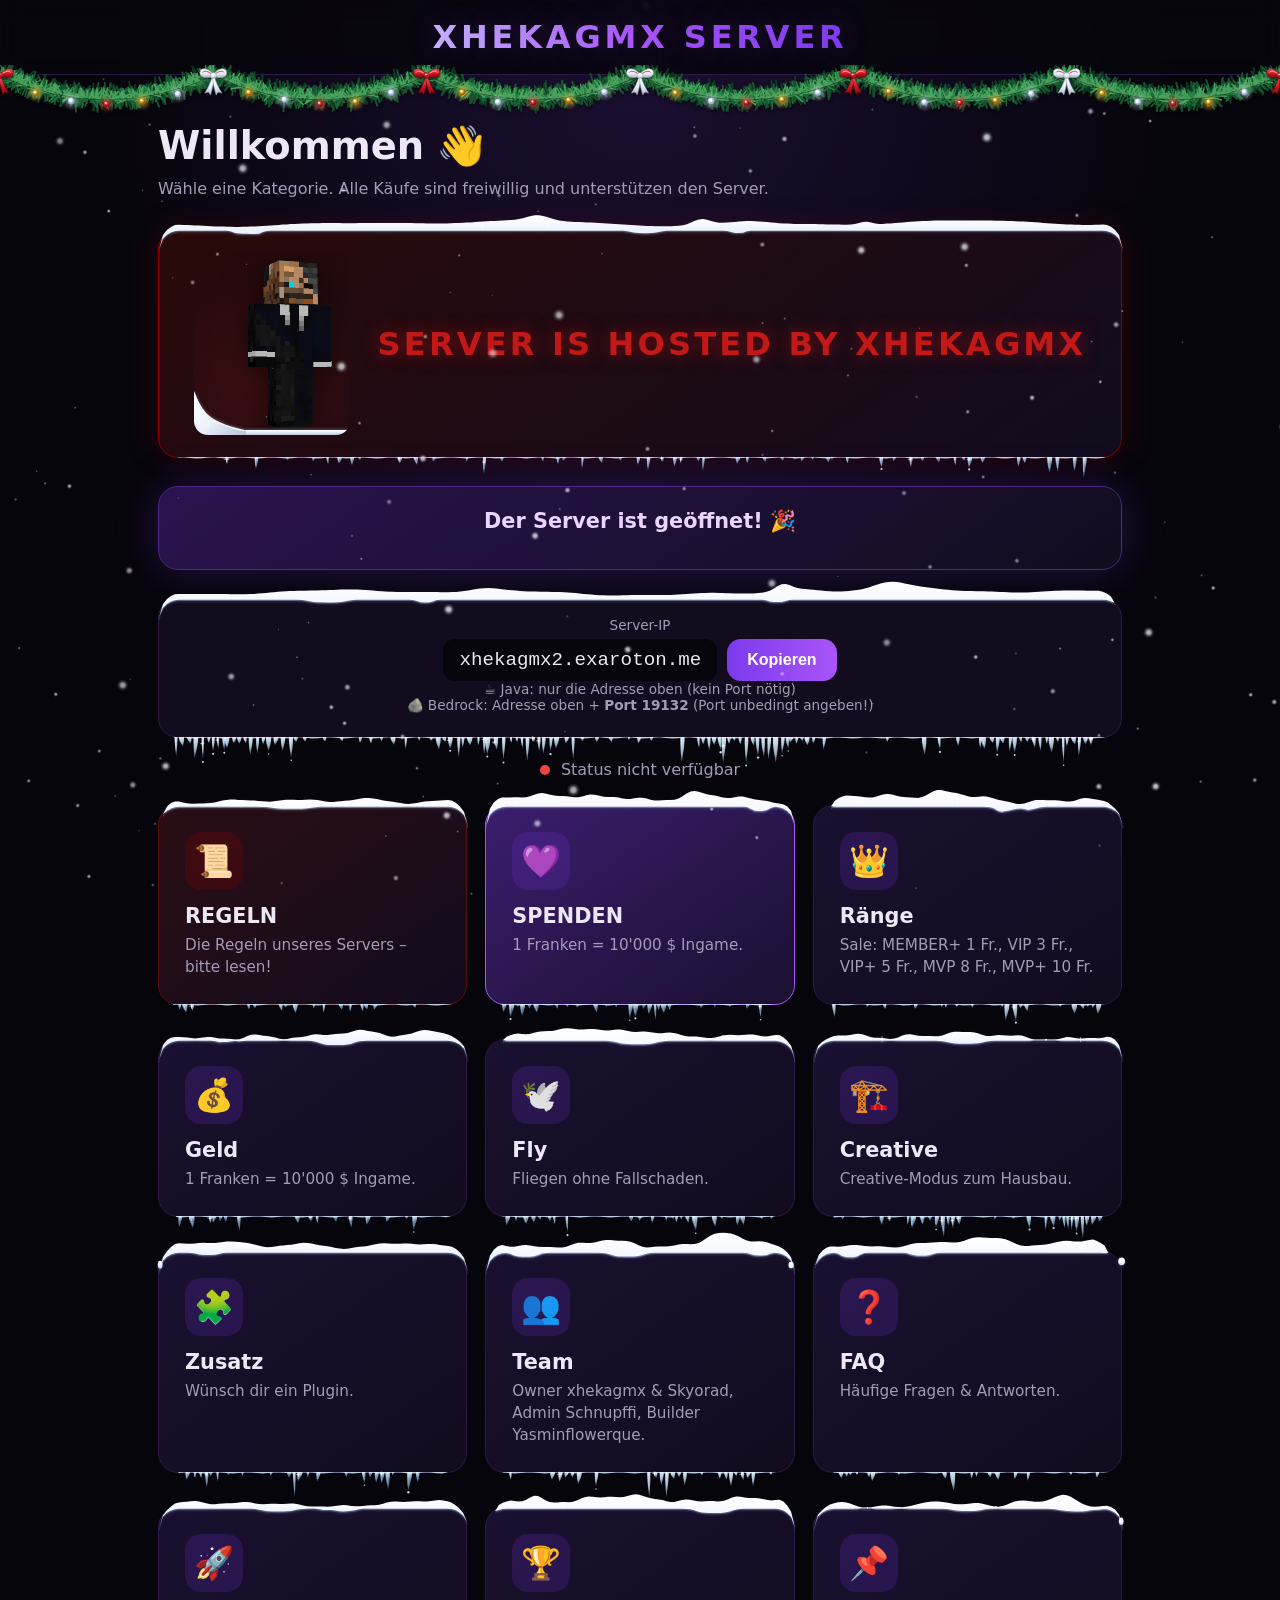
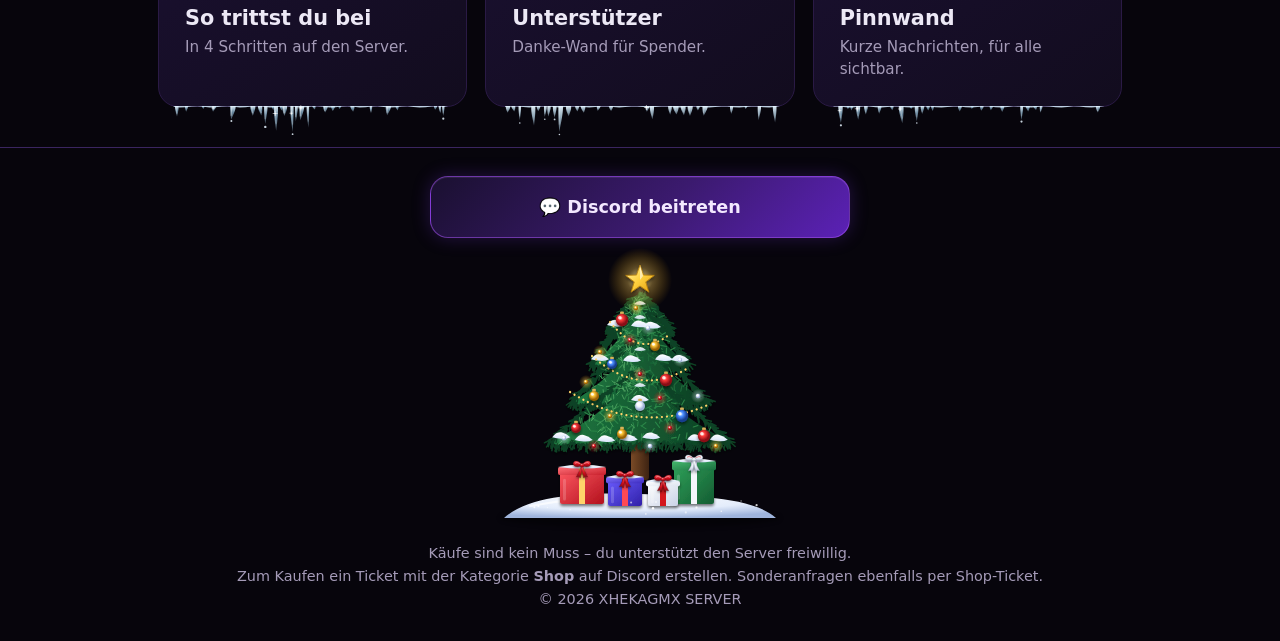
<file: index.html>
<!DOCTYPE html><html lang="de"><head><meta charset="utf-8"><meta name="viewport" content="width=device-width,initial-scale=1,viewport-fit=cover"><meta name="theme-color" content="#07050c"><meta name="color-scheme" content="dark"><title>Shop – XHEKAGMX SERVER</title><link rel="stylesheet" href="style.css?v=13"></head><body><header><a href="index.html" class="logo">XHEKAGMX SERVER</a></header><main><h1>Willkommen 👋</h1><p class="sub">Wähle eine Kategorie. Alle Käufe sind freiwillig und unterstützen den Server.</p><div class="owner"><span class="snowbox"><img src="skin.png" alt="Skin von xhekagmx"></span><div class="ownertxt">SERVER IS HOSTED BY XHEKAGMX</div></div><div class="cd-box" id="countdown"><div class="cd-title">Server-Eröffnung</div><div class="cd-tiles"><div><b id="cd-d">--</b><span>Tage</span></div><div><b id="cd-h">--</b><span>Std</span></div><div><b id="cd-m">--</b><span>Min</span></div><div><b id="cd-s">--</b><span>Sek</span></div></div></div><div class="ipbox" id="ipbox"></div><div class="status" id="status" hidden></div><div class="grid"><a class="cat rule" href="regeln.html"><div class="ic">📜</div><h2>REGELN</h2><p>Die Regeln unseres Servers – bitte lesen!</p></a><a class="cat hl" href="spenden.html"><div class="ic">💜</div><h2>SPENDEN</h2><p>1 Franken = 10'000 $ Ingame.</p></a><a class="cat" href="raenge.html"><div class="ic">👑</div><h2>Ränge</h2><p>Sale: MEMBER+ 1 Fr., VIP 3 Fr., VIP+ 5 Fr., MVP 8 Fr., MVP+ 10 Fr.</p></a><a class="cat" href="geld.html"><div class="ic">💰</div><h2>Geld</h2><p>1 Franken = 10'000 $ Ingame.</p></a><a class="cat" href="fly.html"><div class="ic">🕊️</div><h2>Fly</h2><p>Fliegen ohne Fallschaden.</p></a><a class="cat" href="creative.html"><div class="ic">🏗️</div><h2>Creative</h2><p>Creative-Modus zum Hausbau.</p></a><a class="cat" href="zusatz.html"><div class="ic">🧩</div><h2>Zusatz</h2><p>Wünsch dir ein Plugin.</p></a><a class="cat" href="team.html"><div class="ic">👥</div><h2>Team</h2><p>Owner xhekagmx & Skyorad, Admin Schnupffi, Builder Yasminflowerque.</p></a><a class="cat" href="faq.html"><div class="ic">❓</div><h2>FAQ</h2><p>Häufige Fragen & Antworten.</p></a><a class="cat" href="beitreten.html"><div class="ic">🚀</div><h2>So trittst du bei</h2><p>In 4 Schritten auf den Server.</p></a><a class="cat" href="unterstuetzer.html"><div class="ic">🏆</div><h2>Unterstützer</h2><p>Danke-Wand für Spender.</p></a><a class="cat" href="pinnwand.html"><div class="ic">📌</div><h2>Pinnwand</h2><p>Kurze Nachrichten, für alle sichtbar.</p></a></div></main><footer><div class="dc-slot"></div>Käufe sind kein Muss – du unterstützt den Server freiwillig.<br>Zum Kaufen ein Ticket mit der Kategorie <b>Shop</b> auf Discord erstellen. Sonderanfragen ebenfalls per Shop-Ticket.<br>© 2026 XHEKAGMX SERVER</footer><script src="config.js?v=6"></script><script src="app.js?v=9"></script><script src="winter.js?v=10"></script></body></html>
</file>
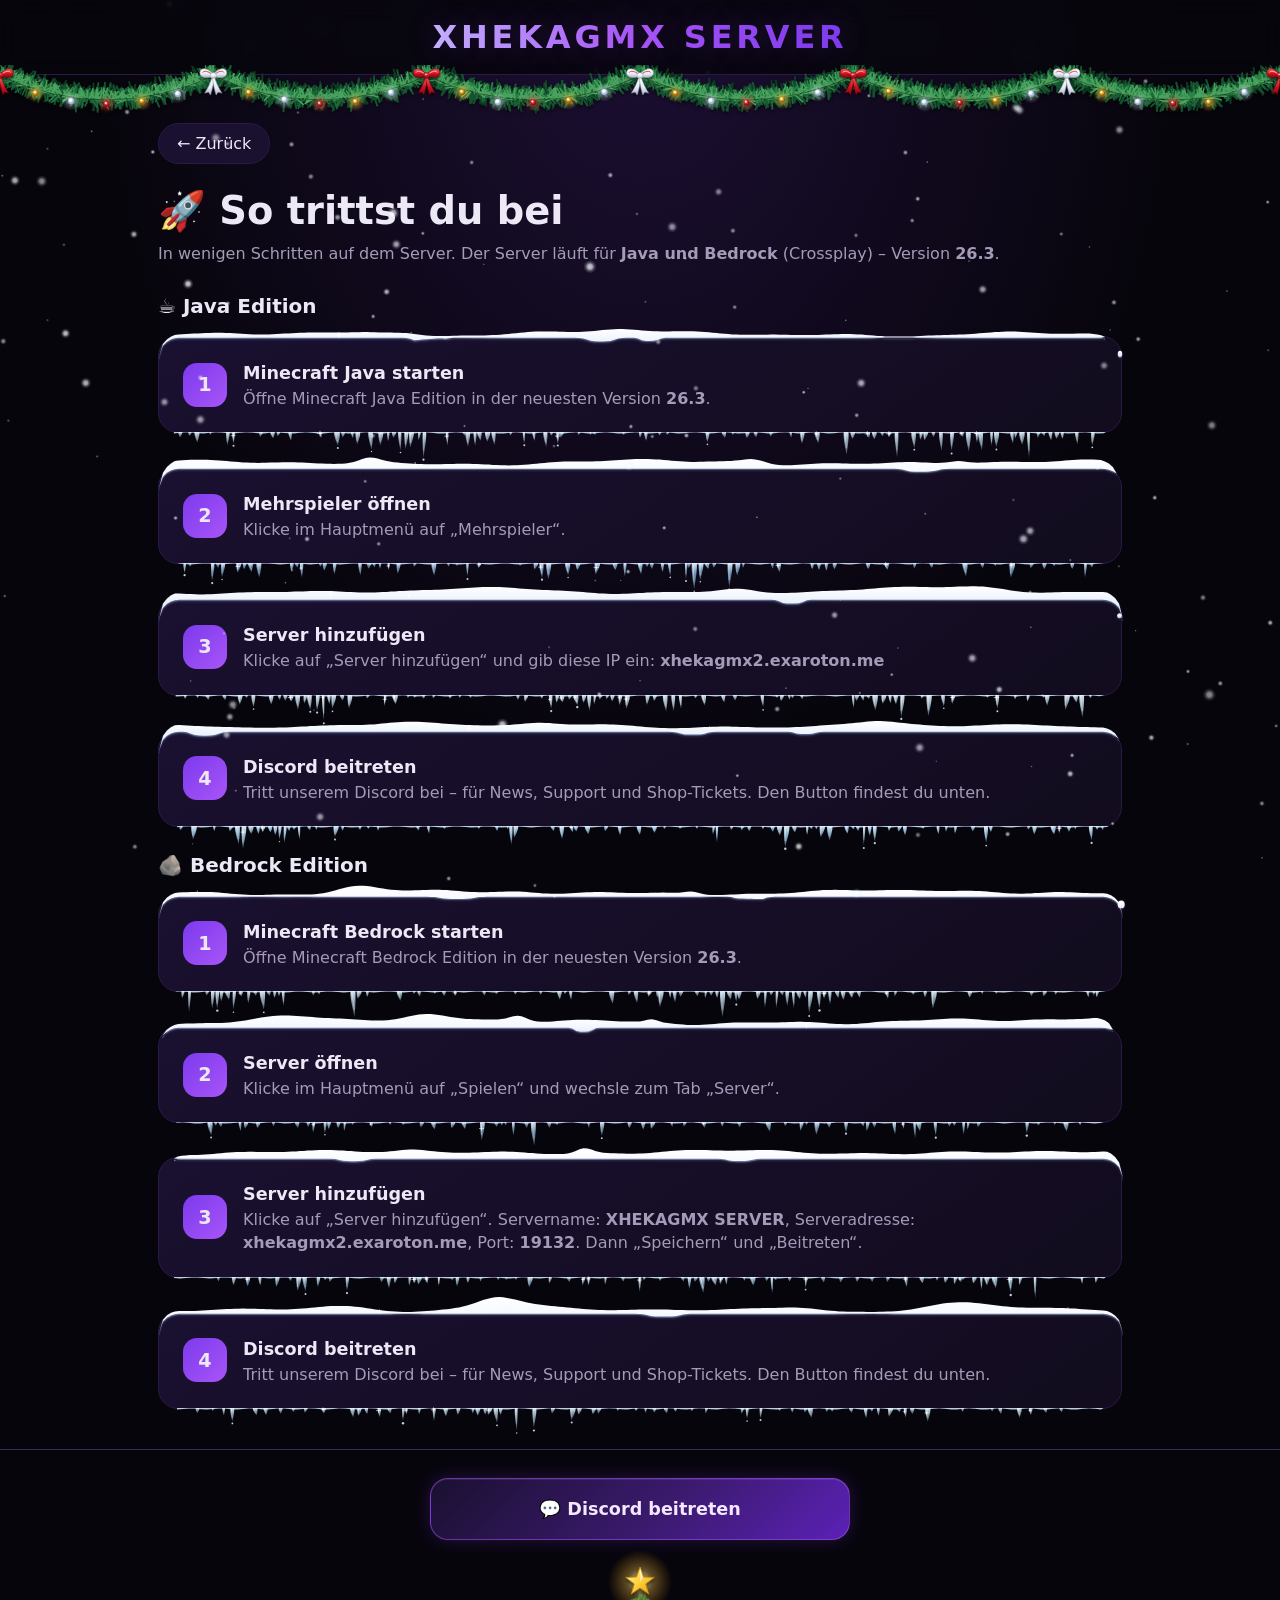
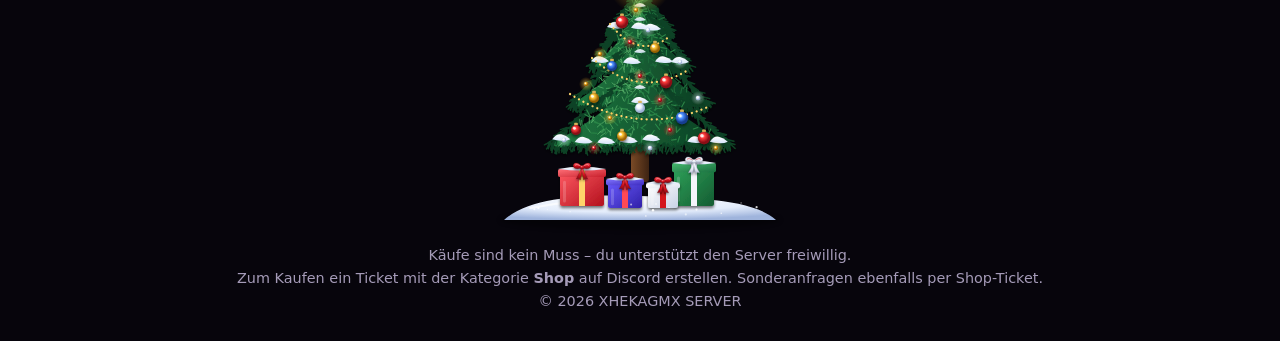
<file: beitreten.html>
<!DOCTYPE html><html lang="de"><head><meta charset="utf-8"><meta name="viewport" content="width=device-width,initial-scale=1,viewport-fit=cover"><meta name="theme-color" content="#07050c"><meta name="color-scheme" content="dark"><title>So trittst du bei – XHEKAGMX SERVER</title><link rel="stylesheet" href="style.css?v=13"></head><body><header><a href="index.html" class="logo">XHEKAGMX SERVER</a></header><main><a class="back" href="index.html">← Zurück</a><h1>🚀 So trittst du bei</h1><p class="sub">In wenigen Schritten auf dem Server. Der Server läuft für <b>Java und Bedrock</b> (Crossplay) – Version <b>26.3</b>.</p><h2 class="ed-h">☕ Java Edition</h2><div class="list"><div class="offer step"><div class="num">1</div><div class="info"><h3>Minecraft Java starten</h3><p>Öffne Minecraft Java Edition in der neuesten Version <b>26.3</b>.</p></div></div><div class="offer step"><div class="num">2</div><div class="info"><h3>Mehrspieler öffnen</h3><p>Klicke im Hauptmenü auf „Mehrspieler“.</p></div></div><div class="offer step"><div class="num">3</div><div class="info"><h3>Server hinzufügen</h3><p>Klicke auf „Server hinzufügen“ und gib diese IP ein: <b class="ip-text"></b></p></div></div><div class="offer step"><div class="num">4</div><div class="info"><h3>Discord beitreten</h3><p>Tritt unserem Discord bei – für News, Support und Shop-Tickets. Den Button findest du unten.</p></div></div></div><h2 class="ed-h">🪨 Bedrock Edition</h2><div class="list"><div class="offer step"><div class="num">1</div><div class="info"><h3>Minecraft Bedrock starten</h3><p>Öffne Minecraft Bedrock Edition in der neuesten Version <b>26.3</b>.</p></div></div><div class="offer step"><div class="num">2</div><div class="info"><h3>Server öffnen</h3><p>Klicke im Hauptmenü auf „Spielen“ und wechsle zum Tab „Server“.</p></div></div><div class="offer step"><div class="num">3</div><div class="info"><h3>Server hinzufügen</h3><p>Klicke auf „Server hinzufügen“. Servername: <b>XHEKAGMX SERVER</b>, Serveradresse: <b class="ip-text"></b>, Port: <b>19132</b>. Dann „Speichern“ und „Beitreten“.</p></div></div><div class="offer step"><div class="num">4</div><div class="info"><h3>Discord beitreten</h3><p>Tritt unserem Discord bei – für News, Support und Shop-Tickets. Den Button findest du unten.</p></div></div></div></main><footer><div class="dc-slot"></div>Käufe sind kein Muss – du unterstützt den Server freiwillig.<br>Zum Kaufen ein Ticket mit der Kategorie <b>Shop</b> auf Discord erstellen. Sonderanfragen ebenfalls per Shop-Ticket.<br>© 2026 XHEKAGMX SERVER</footer><script src="config.js?v=6"></script><script src="app.js?v=9"></script><script src="winter.js?v=10"></script></body></html>
</file>
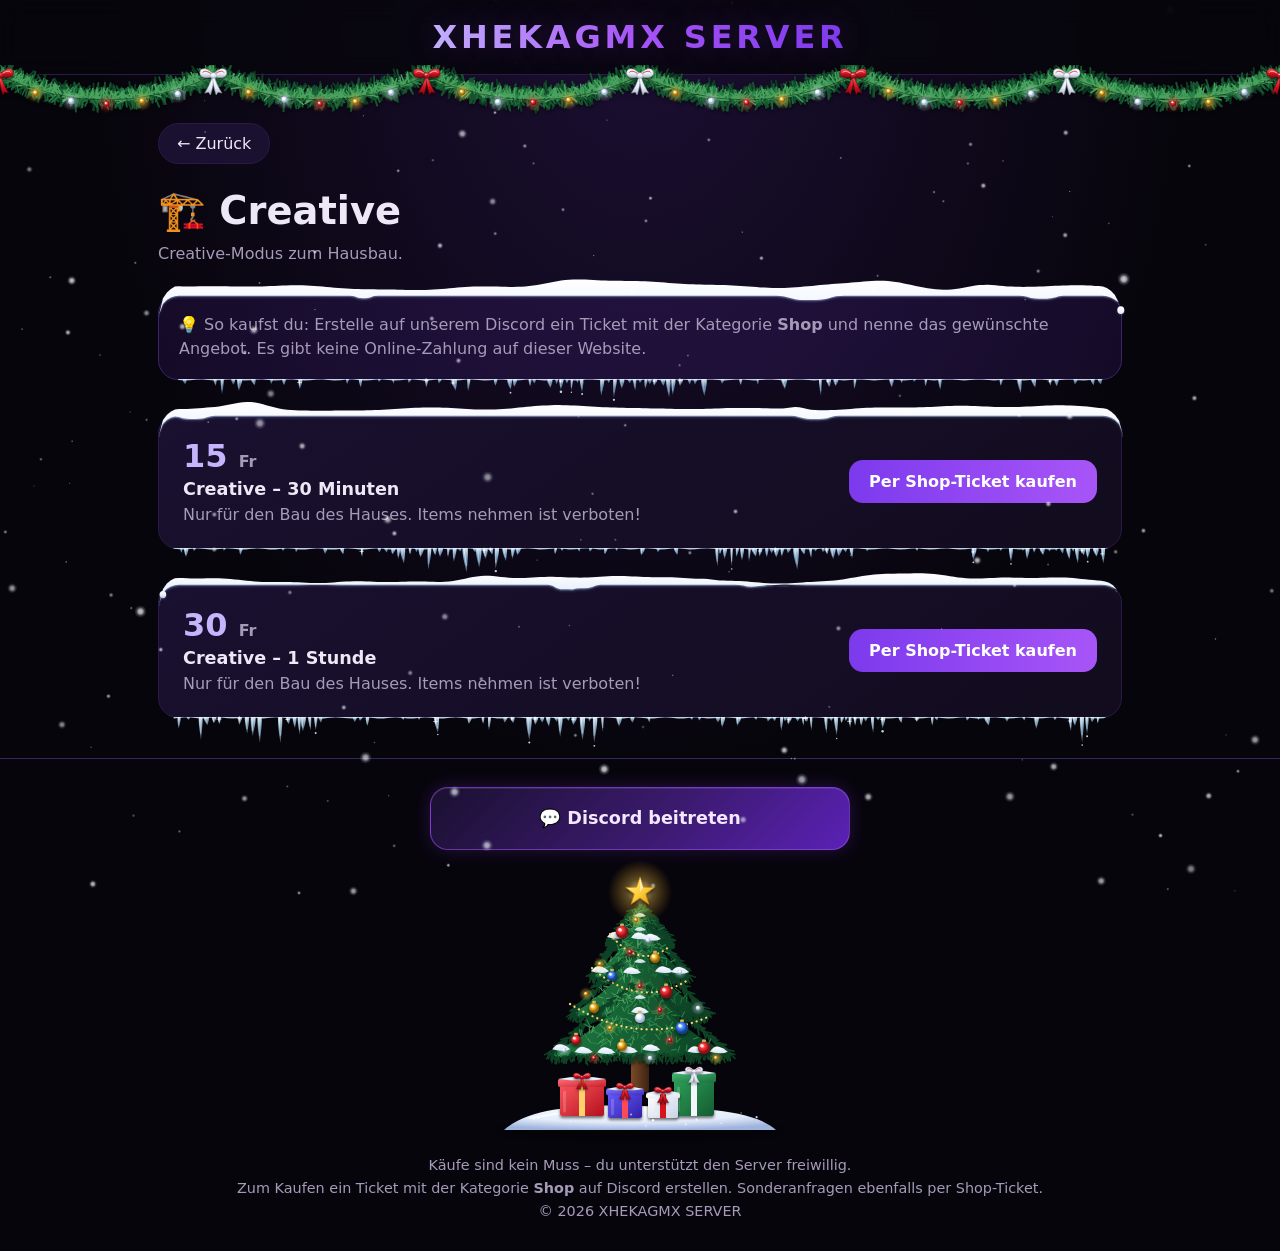
<file: creative.html>
<!DOCTYPE html><html lang="de"><head><meta charset="utf-8"><meta name="viewport" content="width=device-width,initial-scale=1,viewport-fit=cover"><meta name="theme-color" content="#07050c"><meta name="color-scheme" content="dark"><title>Creative – XHEKAGMX SERVER</title><link rel="stylesheet" href="style.css?v=13"></head><body><header><a href="index.html" class="logo">XHEKAGMX SERVER</a></header><main><a class="back" href="index.html">← Zurück</a><h1>🏗️ Creative</h1><p class="sub">Creative-Modus zum Hausbau.</p><div class="note">💡 So kaufst du: Erstelle auf unserem Discord ein Ticket mit der Kategorie <b>Shop</b> und nenne das gewünschte Angebot. Es gibt keine Online-Zahlung auf dieser Website.</div><div class="list"><div class="offer"><div class="info"><div class="price">15 <small>Fr</small></div><h3>Creative – 30 Minuten</h3><p>Nur für den Bau des Hauses. Items nehmen ist verboten!</p></div><a class="btn" href="#" onclick="alert('Erstelle auf Discord ein Ticket mit der Kategorie Shop und nenne: Creative – 30 Minuten');return false">Per Shop-Ticket kaufen</a></div><div class="offer"><div class="info"><div class="price">30 <small>Fr</small></div><h3>Creative – 1 Stunde</h3><p>Nur für den Bau des Hauses. Items nehmen ist verboten!</p></div><a class="btn" href="#" onclick="alert('Erstelle auf Discord ein Ticket mit der Kategorie Shop und nenne: Creative – 1 Stunde');return false">Per Shop-Ticket kaufen</a></div></div></main><footer><div class="dc-slot"></div>Käufe sind kein Muss – du unterstützt den Server freiwillig.<br>Zum Kaufen ein Ticket mit der Kategorie <b>Shop</b> auf Discord erstellen. Sonderanfragen ebenfalls per Shop-Ticket.<br>© 2026 XHEKAGMX SERVER</footer><script src="config.js?v=6"></script><script src="app.js?v=9"></script><script src="winter.js?v=10"></script></body></html>
</file>
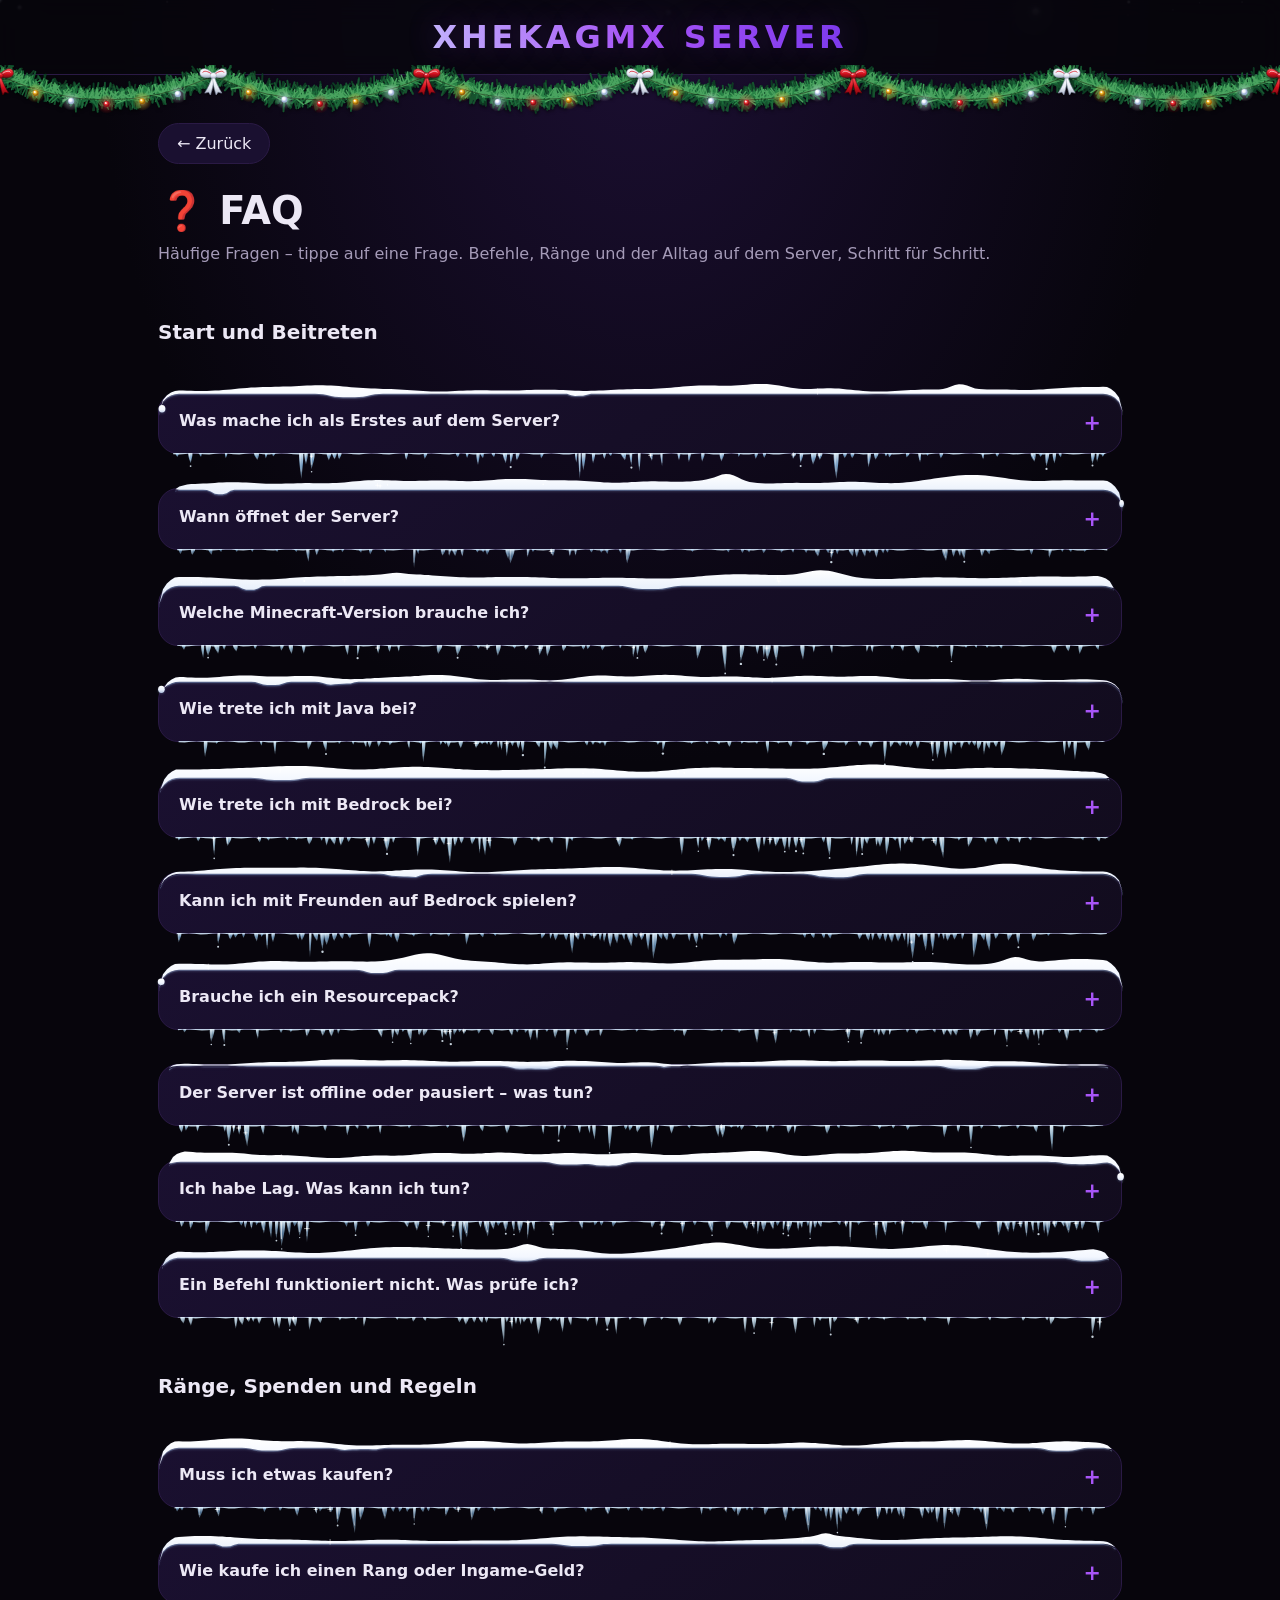
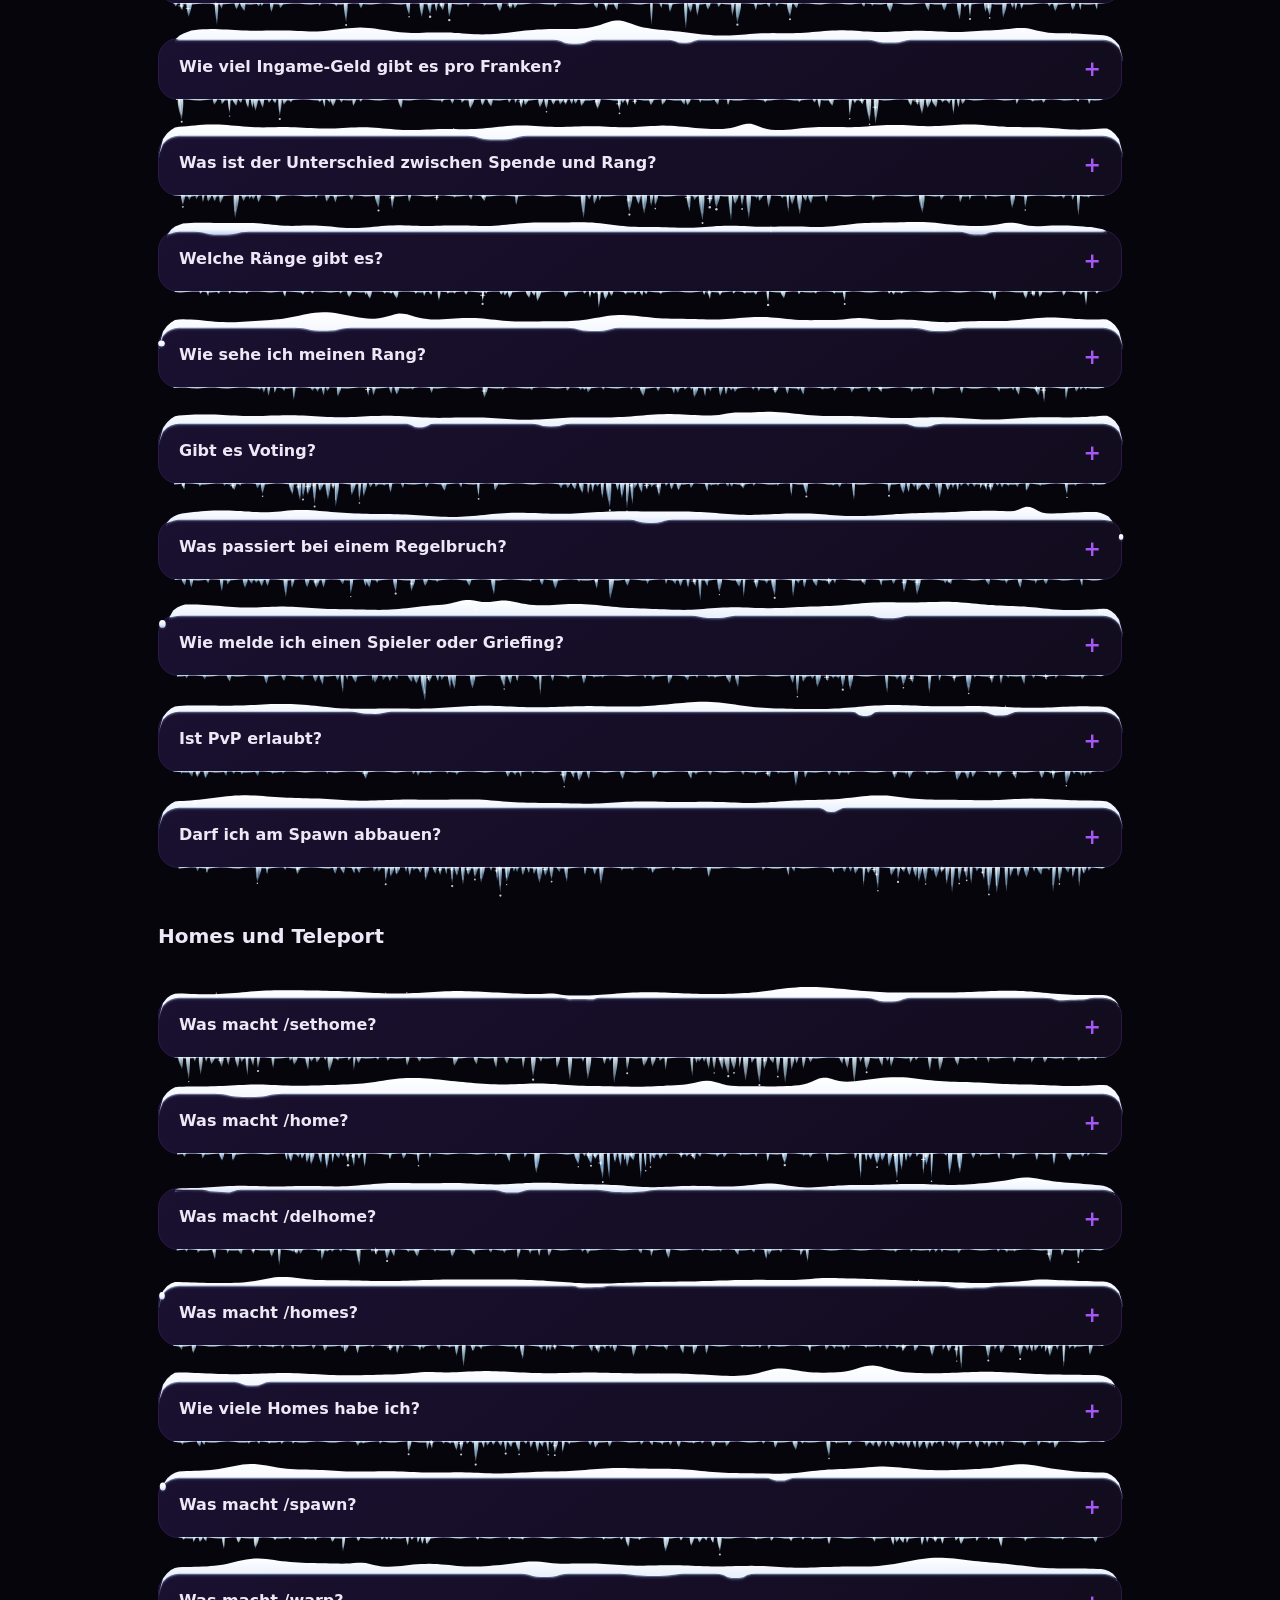
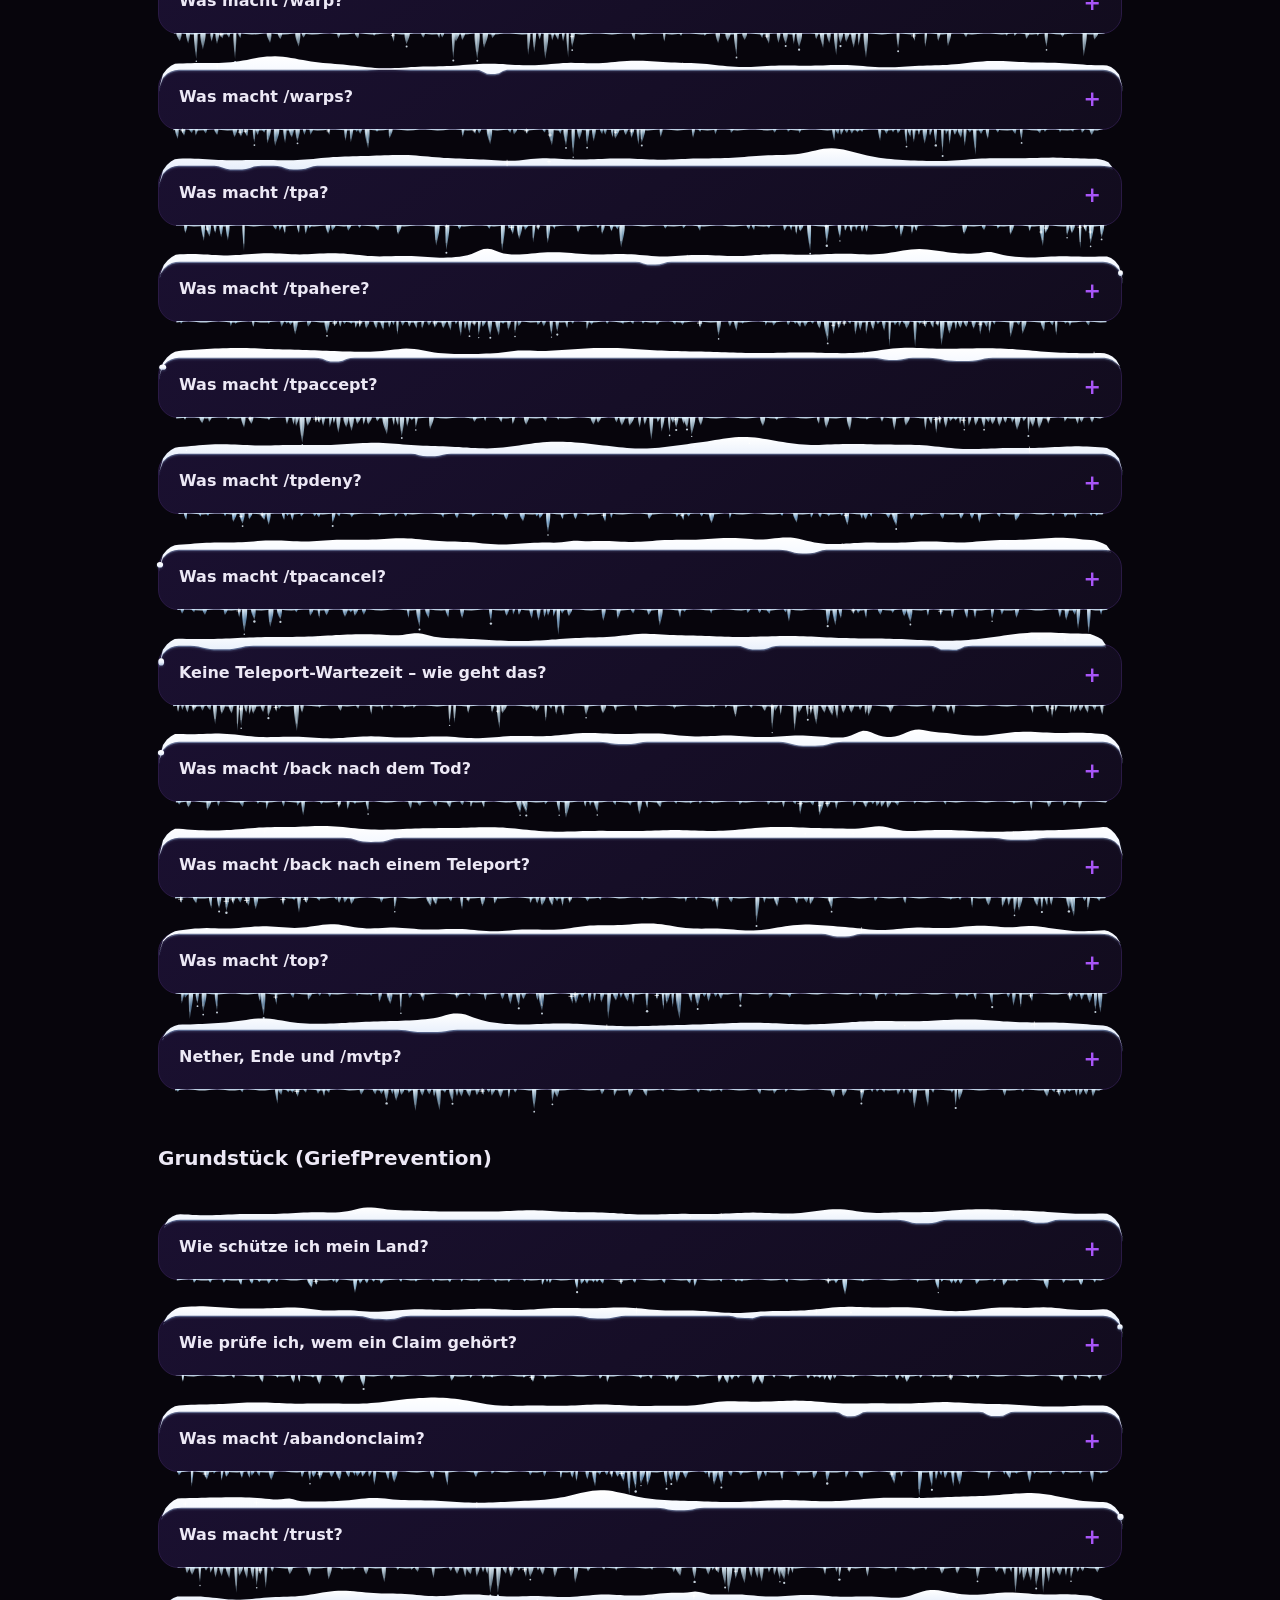
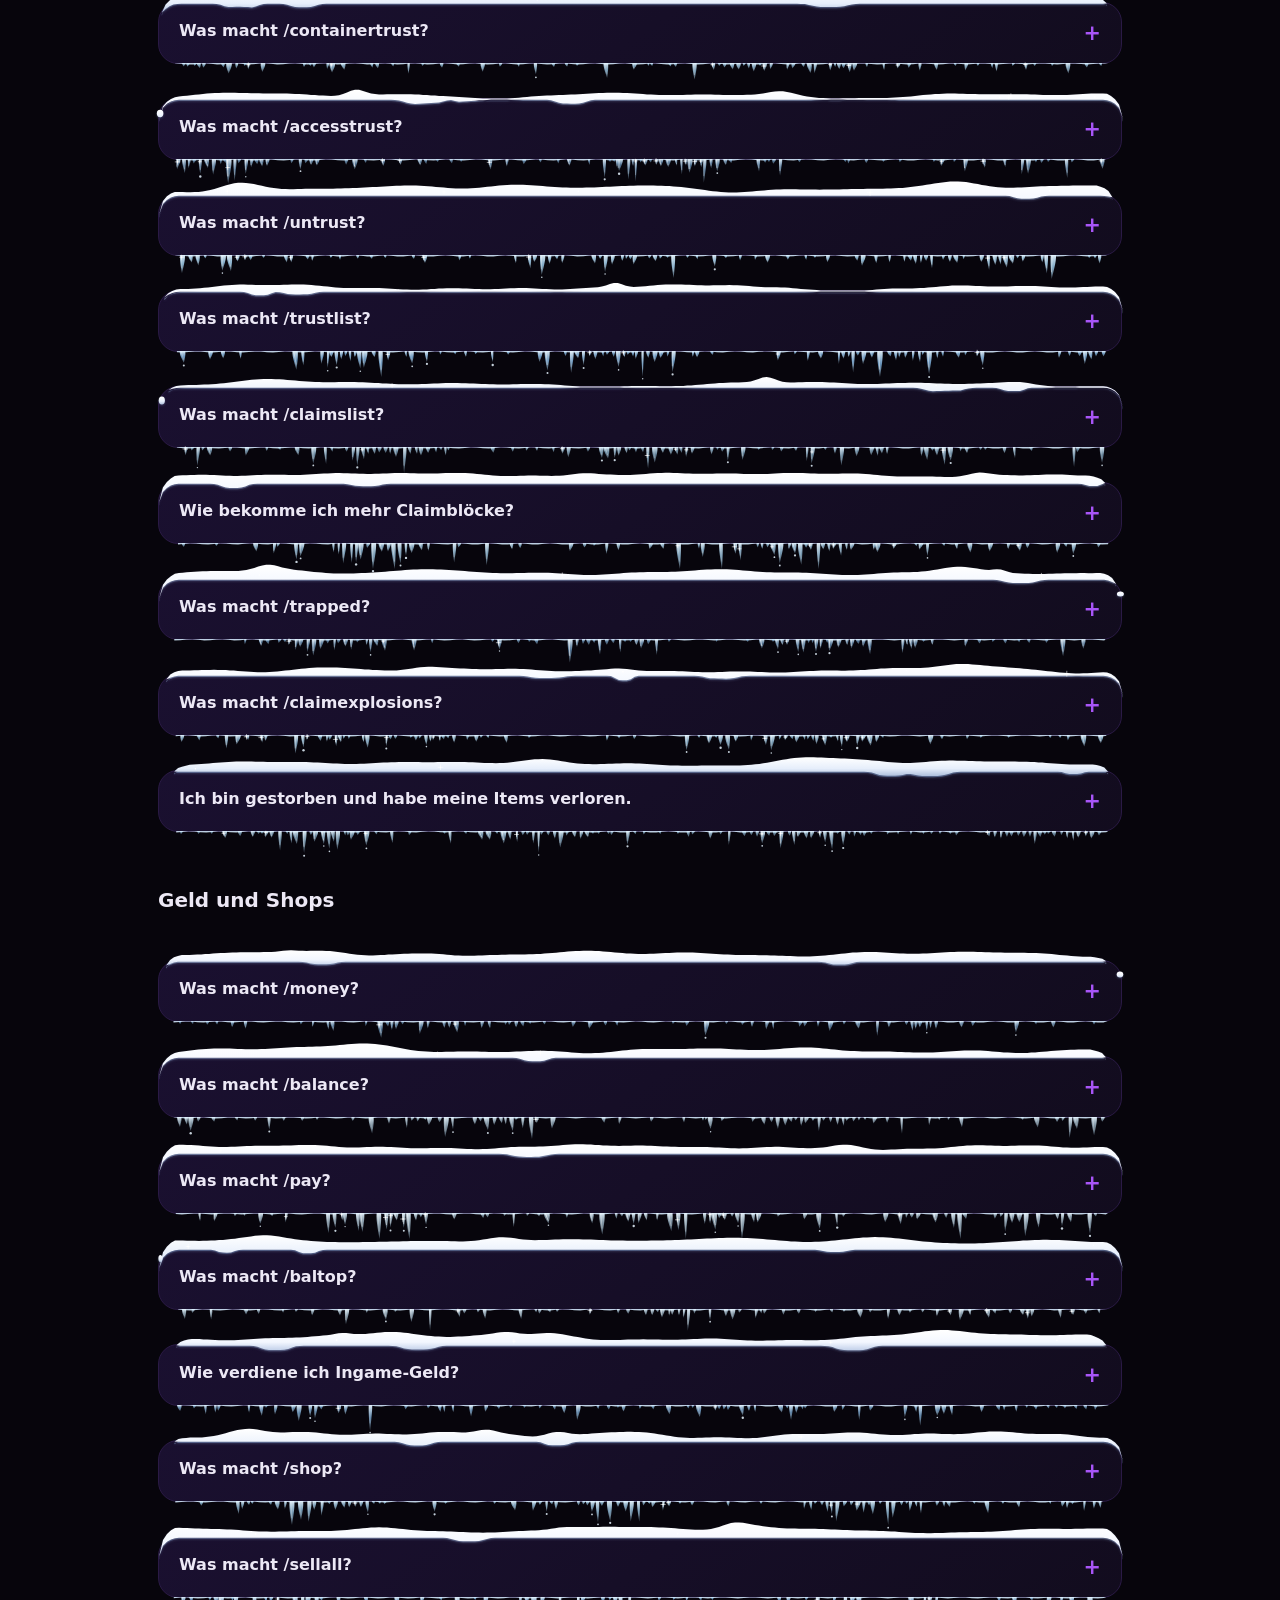
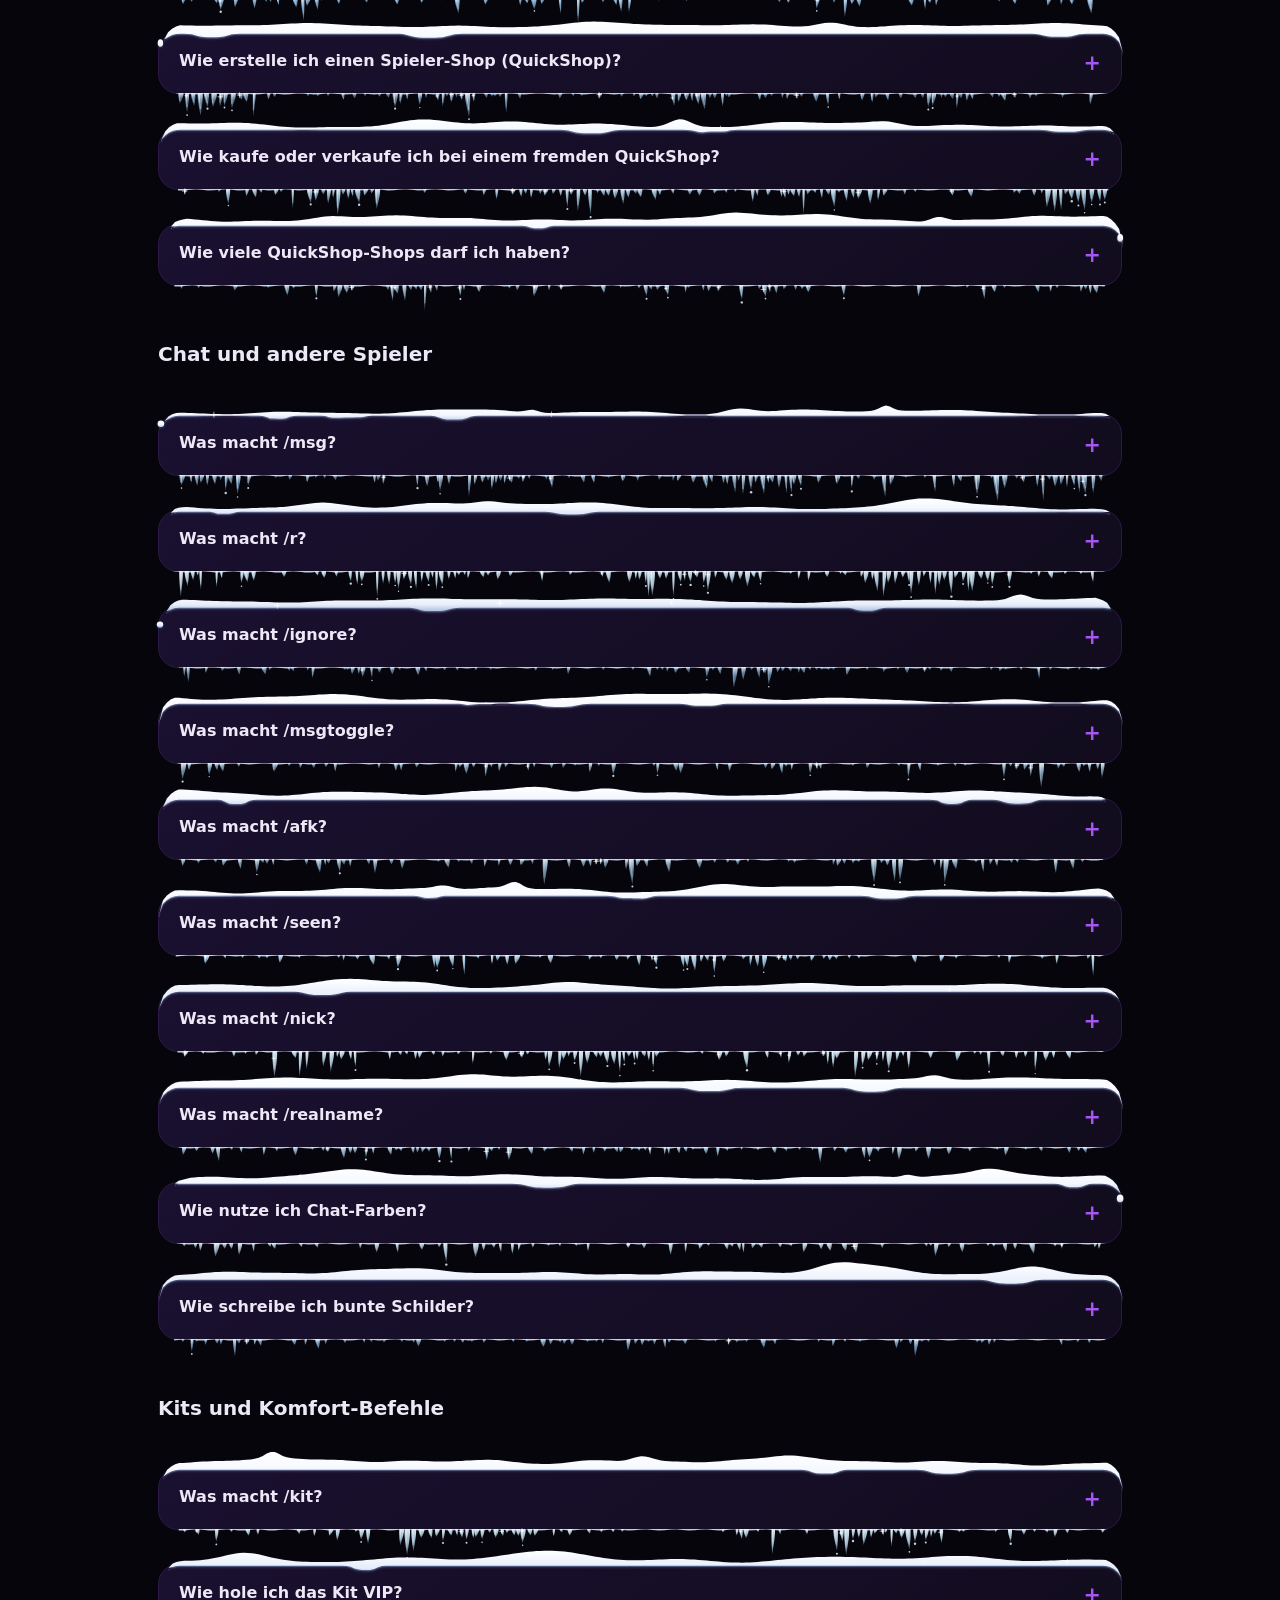
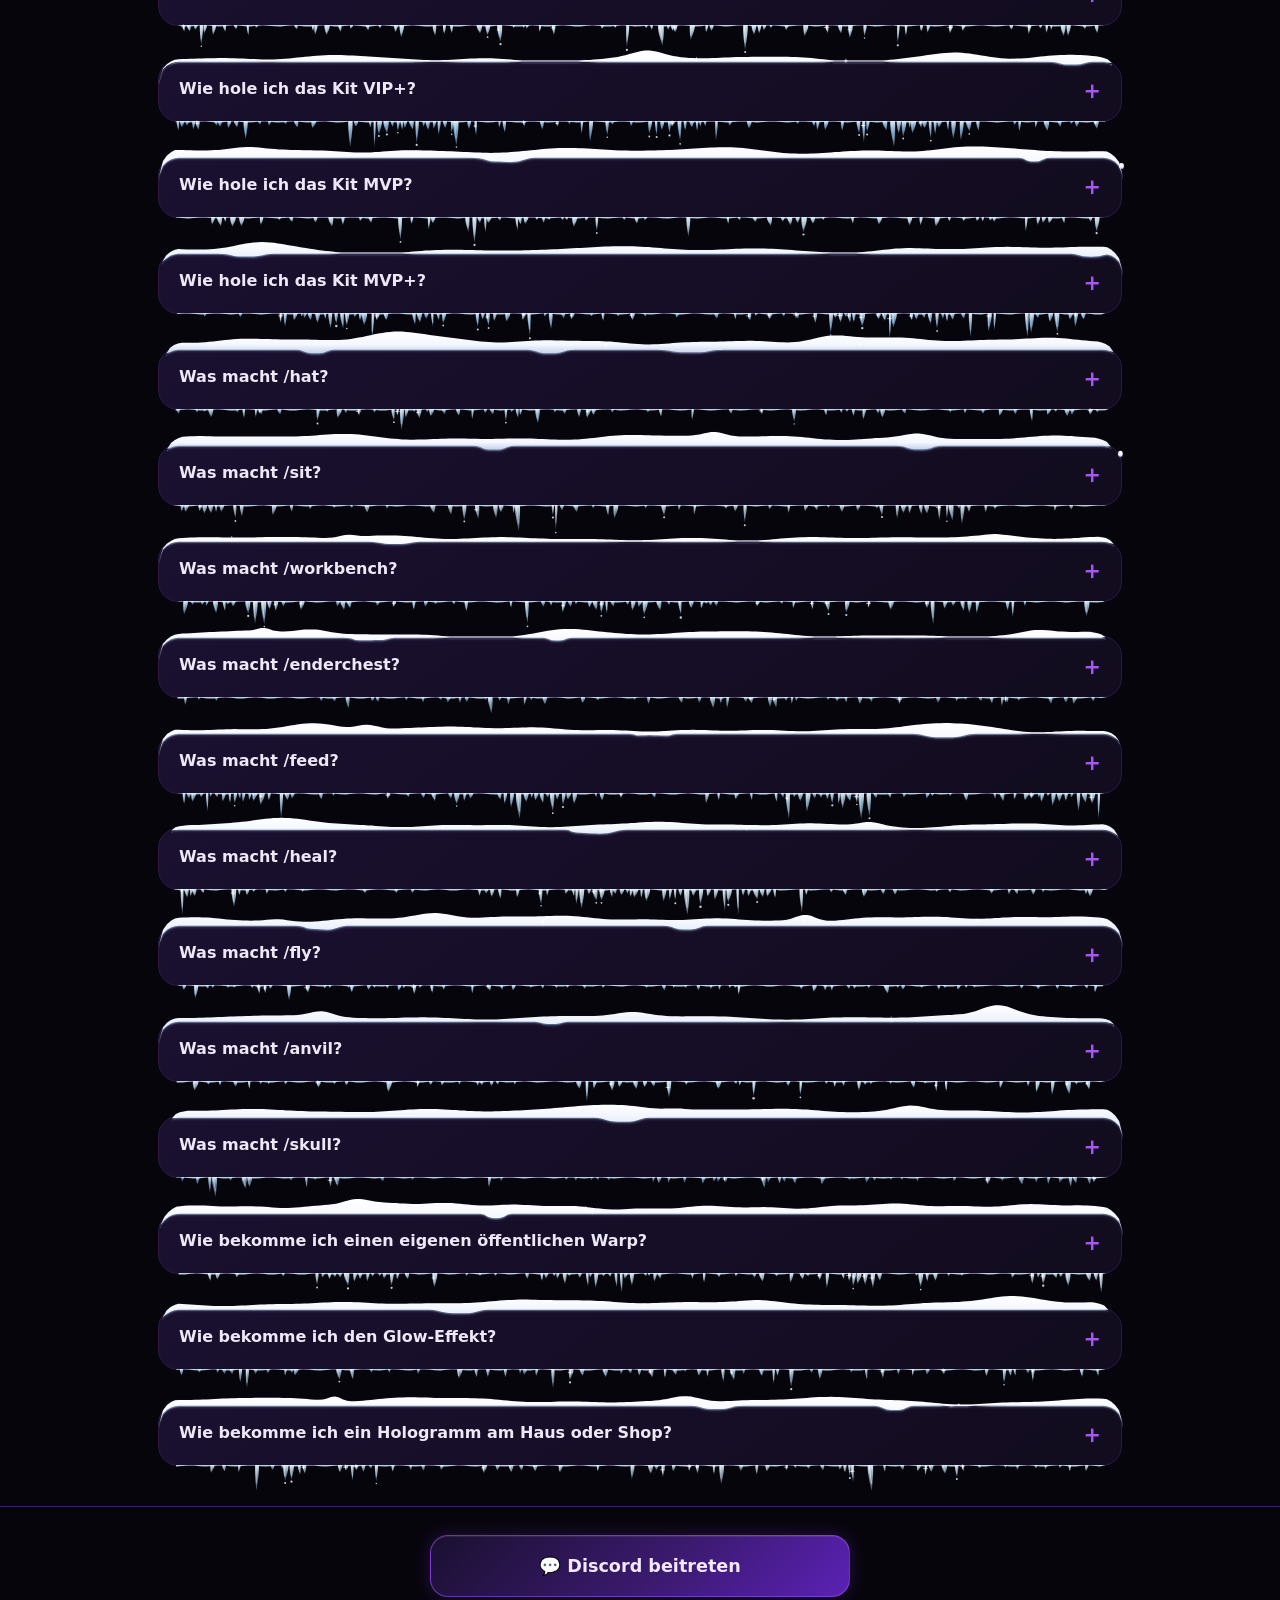
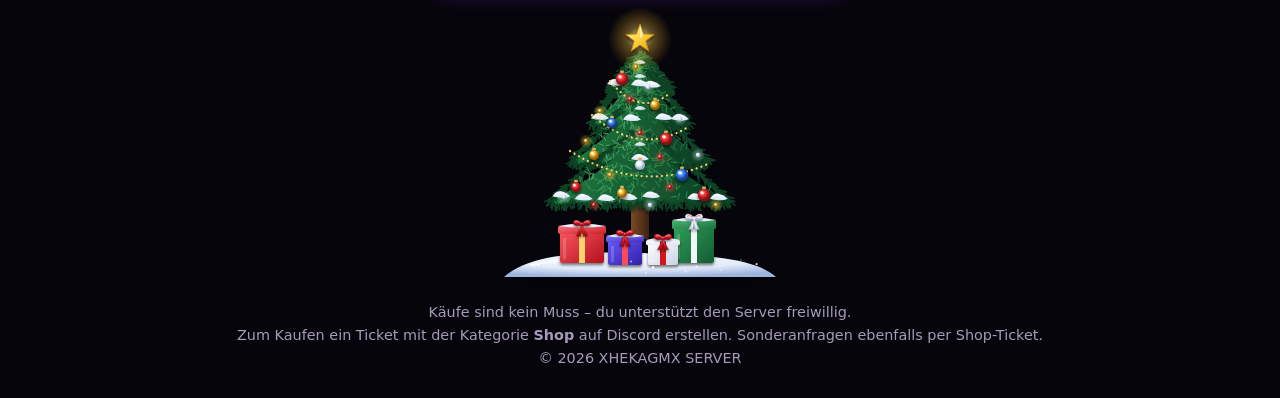
<file: faq.html>
<!DOCTYPE html><html lang="de"><head><meta charset="utf-8"><meta name="viewport" content="width=device-width,initial-scale=1,viewport-fit=cover"><meta name="theme-color" content="#07050c"><meta name="color-scheme" content="dark"><title>FAQ – XHEKAGMX SERVER</title><link rel="stylesheet" href="style.css?v=13"></head><body><header><a href="index.html" class="logo">XHEKAGMX SERVER</a></header><main><a class="back" href="index.html">← Zurück</a><h1>❓ FAQ</h1><p class="sub">Häufige Fragen – tippe auf eine Frage. Befehle, Ränge und der Alltag auf dem Server, Schritt für Schritt.</p><div class="list"><h2 class="ed-h">Start und Beitreten</h2><div class="faq"><button class="faq-q">Was mache ich als Erstes auf dem Server?<span>+</span></button><div class="faq-a">1. Tritt bei (Java oder Bedrock, Version <b>26.3</b>).<br>2. Lies die <a href="regeln.html">Regeln</a>.<br>3. Wenn du dich verlaufen hast: <code>/spawn</code>.<br>4. Bevor du baust: Grundstück mit der Goldschaufel claimen (zwei Ecken rechtsklicken) und ein Zuhause setzen mit <code>/sethome</code>.<br>5. Für Hilfe, News und Käufe: Discord <a href="https://discord.gg/sezunAkWPW" target="_blank" rel="noopener">discord.gg/sezunAkWPW</a>.</div></div><div class="faq"><button class="faq-q">Wann öffnet der Server?<span>+</span></button><div class="faq-a">Am <b>1. November 2026 um 00:00 Uhr</b> (Zürcher Zeit). Den Countdown findest du auf der Startseite. Vorher kann die IP noch ausgeblendet sein.</div></div><div class="faq"><button class="faq-q">Welche Minecraft-Version brauche ich?<span>+</span></button><div class="faq-a">Die neueste Version <b>26.3</b>, für <b>Java und Bedrock</b>. Ältere Versionen kommen nicht auf den Server. Stell die Version im Launcher auf 26.3 und starte neu.</div></div><div class="faq"><button class="faq-q">Wie trete ich mit Java bei?<span>+</span></button><div class="faq-a">1. Minecraft Java <b>26.3</b> starten.<br>2. Im Hauptmenü auf „Mehrspieler“.<br>3. „Server hinzufügen“.<br>4. Name: <b>XHEKAGMX SERVER</b>. Serveradresse: <b class="ip-text"></b> – <b>kein Port</b>.<br>5. Speichern und den Server öffnen.<br>Alle Schritte stehen auch unter <a href="beitreten.html">So trittst du bei</a>.</div></div><div class="faq"><button class="faq-q">Wie trete ich mit Bedrock bei?<span>+</span></button><div class="faq-a">1. Minecraft Bedrock <b>26.3</b> starten.<br>2. „Spielen“, dann der Tab „Server“.<br>3. „Server hinzufügen“.<br>4. Servername: <b>XHEKAGMX SERVER</b>. Adresse: <b class="ip-text"></b>. Port: <b>19132</b> (den Port unbedingt eintragen).<br>5. Speichern und beitreten.<br>Das ist ein Java-Server mit Geyser/Floodgate. Auf Bedrock kann deshalb etwas anders aussehen oder ein Befehl hängen. Wenn etwas gar nicht geht, schreib auf Discord.</div></div><div class="faq"><button class="faq-q">Kann ich mit Freunden auf Bedrock spielen?<span>+</span></button><div class="faq-a">Ja. Java und Bedrock sind zusammen auf demselben Server (Crossplay). Java-Freunde tragen nur die Adresse ein, Bedrock-Freunde Adresse <b>plus Port 19132</b>. Ihr seht euch in derselben Welt. Der Name auf Bedrock ist dein Gamertag, so wie du ihn eingibst.</div></div><div class="faq"><button class="faq-q">Brauche ich ein Resourcepack?<span>+</span></button><div class="faq-a">Auf dieser Website liegt kein eigenes Resourcepack. Du spielst mit den normalen Minecraft-Texturen. Wenn Minecraft beim Joinen ein Pack vom Server vorschlägt, kannst du es annehmen oder ablehnen – ohne Pack funktioniert der Server trotzdem.</div></div><div class="faq"><button class="faq-q">Der Server ist offline oder pausiert – was tun?<span>+</span></button><div class="faq-a">Der Server läuft auf Exaroton und <b>pausiert, wenn niemand online ist</b>. Der erste Spieler startet ihn, das kann eine Minute dauern. Einfach auf „Beitreten“ warten, nicht ständig neu klicken.<br>Wenn er danach noch offline ist: auf Discord <a href="https://discord.gg/sezunAkWPW" target="_blank" rel="noopener">discord.gg/sezunAkWPW</a> schreiben (ist der Server gestartet, oder hängt der Start?). Die IP änderst du nicht selbst.</div></div><div class="faq"><button class="faq-q">Ich habe Lag. Was kann ich tun?<span>+</span></button><div class="faq-a">1. Render-Distanz kleiner stellen und andere Programme schliessen.<br>2. Einmal aus- und wieder einloggen.<br>3. Auf Bedrock die Simulationsdistanz senken.<br>4. Wenn alle gleichzeitig laggen, ist oft der Server gerade am Starten oder voll. Kurz warten, dann auf Discord Bescheid sagen.<br>Hack-Clients, X-Ray und andere unfaire Mods sind verboten.</div></div><div class="faq"><button class="faq-q">Ein Befehl funktioniert nicht. Was prüfe ich?<span>+</span></button><div class="faq-a">1. Befehl genau so schreiben, mit <code>/</code> am Anfang. Beispiel: <code>/spawn</code>, nicht <code>spawn</code>.<br>2. Steht „keine Berechtigung“, brauchst du einen höheren Rang oder der Befehl ist nicht für Spieler. Deinen Rang siehst du als Präfix im Chat.<br>3. Einmal neu verbinden.<br>4. In einem fremden Claim gehen Bauen, Kisten und manche Aktionen nur mit Trust.<br>5. Sonst auf Discord <a href="https://discord.gg/sezunAkWPW" target="_blank" rel="noopener">discord.gg/sezunAkWPW</a> den <b>genauen Befehl</b> und die <b>rote Fehlermeldung</b> schicken.</div></div><h2 class="ed-h">Ränge, Spenden und Regeln</h2><div class="faq"><button class="faq-q">Muss ich etwas kaufen?<span>+</span></button><div class="faq-a">Nein. Alle Käufe sind freiwillig und unterstützen den Server. Ohne Rang kannst du spielen, claimen, Homes setzen und mit den normalen Befehlen unterwegs sein.</div></div><div class="faq"><button class="faq-q">Wie kaufe ich einen Rang oder Ingame-Geld?<span>+</span></button><div class="faq-a">Es gibt <b>keine Zahlung auf der Website</b>.<br>1. Discord öffnen: <a href="https://discord.gg/sezunAkWPW" target="_blank" rel="noopener">discord.gg/sezunAkWPW</a>.<br>2. Ein Ticket mit der Kategorie <b>Shop</b> erstellen.<br>3. Das Angebot wortgleich nennen, zum Beispiel <b>VIP</b>, <b>10'000 $ Ingame</b> oder <b>5 Franken spenden</b>.<br>Preise und Inhalte der Ränge stehen auf der Seite <a href="raenge.html">Ränge</a>.</div></div><div class="faq"><button class="faq-q">Wie viel Ingame-Geld gibt es pro Franken?<span>+</span></button><div class="faq-a"><b>1 Franken = 10'000 $ Ingame</b>, schon ab dem ersten Franken. Beispiele: 5 Franken = 50'000 $, 10 Franken = 100'000 $, 20 Franken = 200'000 $. Das gilt für <a href="geld.html">Geld</a> und für <a href="spenden.html">Spenden</a>. Es gibt keinen Extra-Kurs erst ab 20 Franken.</div></div><div class="faq"><button class="faq-q">Was ist der Unterschied zwischen Spende und Rang?<span>+</span></button><div class="faq-a">Eine Spende oder ein Geldbetrag gibt dir Ingame-Dollar (10'000 $ pro Franken). Ein Rang (MEMBER+ bis MVP+) gibt dir die Extras auf der Rang-Seite: Präfix, Homes, Kits, Befehle, Shops und Claimblöcke. Rang und Geld sind zwei verschiedene Shop-Angebote.</div></div><div class="faq"><button class="faq-q">Welche Ränge gibt es?<span>+</span></button><div class="faq-a">Höhere Ränge enthalten alles von den Rängen darunter. Übersicht (Details auf <a href="raenge.html">Ränge</a>):<br><b>Spieler</b> ohne Rang: 1 Home, 5 QuickShops, 100 Claimblöcke, normale Befehle wie <code>/spawn</code>, <code>/warp</code>, <code>/tpa</code>, <code>/msg</code>, <code>/pay</code>, <code>/shop</code>.<br><b>MEMBER+</b> – 1 Fr. (statt 5 Fr., -80%): hellgrüner Präfix, Discord-Rolle, +500 Claimblöcke. Weiterhin 1 Home und 5 Shops.<br><b>VIP</b> – 3 Fr. (statt 20 Fr., -80%): Kit <code>/kit vip</code>, <code>/hat</code>, <code>/sit</code>, <code>/ignore</code>, <code>/msgtoggle</code>, bunte Schilder, 2 Homes, 10 Shops, +1000 Claimblöcke.<br><b>VIP+</b> – 5 Fr. (statt 30 Fr., -80%): Kit <code>/kit vipplus</code>, <code>/nick</code>, <code>/workbench</code>, Chat-Farben, keine Teleport-Wartezeit, 3 Homes, 15 Shops, +2000 Claimblöcke.<br><b>MVP</b> – 8 Fr. (statt 40 Fr., -80%): Kit <code>/kit mvp</code>, <code>/enderchest</code>, <code>/feed</code>, <code>/back</code> nach dem Tod, <code>/top</code>, <code>/skull</code>, 5 Homes, 25 Shops, +3500 Claimblöcke.<br><b>MVP+</b> – 10 Fr. (statt 50 Fr., -80%): Kit <code>/kit mvpplus</code>, <code>/fly</code>, <code>/heal</code>, <code>/anvil</code>, <code>/back</code> auch nach Teleports, 10 Homes, 40 Shops, +5000 Claimblöcke. Öffentlicher Warp, Glow und Hologramm nur auf Anfrage per Shop-Ticket.</div></div><div class="faq"><button class="faq-q">Wie sehe ich meinen Rang?<span>+</span></button><div class="faq-a">Dein Rang steht als Präfix vor dem Namen im Chat und in der Tab-Liste, zum Beispiel <b>[VIP]</b>. Ohne Präfix bist du ein normaler Spieler. Eine Liste aller Rechte gibt es für Spieler nicht – was ein Rang darf, steht auf <a href="raenge.html">Ränge</a> und in dieser FAQ. Wenn ein Befehl „keine Berechtigung“ sagt, fehlt genau dieses Extra.</div></div><div class="faq"><button class="faq-q">Gibt es Voting?<span>+</span></button><div class="faq-a">Auf der Website gibt es kein Vote-System und keinen Vote-Befehl. Unterstützen geht freiwillig über ein Shop-Ticket auf Discord <a href="https://discord.gg/sezunAkWPW" target="_blank" rel="noopener">discord.gg/sezunAkWPW</a> (Rang, Ingame-Geld oder Spende).</div></div><div class="faq"><button class="faq-q">Was passiert bei einem Regelbruch?<span>+</span></button><div class="faq-a">Das Team entscheidet je nach Fall: Verwarnung bis Bann. Lies die <a href="regeln.html">Regeln</a> vorher. Kurz: kein Griefing, kein Stehlen, kein Beleidigen, keine Hacks oder X-Ray, kein Spam, am Spawn nichts abbauen, die Welt nicht verwüsten, Bugs melden statt ausnutzen.</div></div><div class="faq"><button class="faq-q">Wie melde ich einen Spieler oder Griefing?<span>+</span></button><div class="faq-a">Nicht zurückgriefen. Schreib auf Discord <a href="https://discord.gg/sezunAkWPW" target="_blank" rel="noopener">discord.gg/sezunAkWPW</a>:<br>1. Name des Spielers.<br>2. Was passiert ist (Abbau, Diebstahl, Beleidigung).<br>3. Wann und wo (Koordinaten, Java: F3).<br>4. Wenn möglich ein Bild.<br>Das Team schaut sich den Fall an.</div></div><div class="faq"><button class="faq-q">Ist PvP erlaubt?<span>+</span></button><div class="faq-a">Die Regeln stellen keinen extra PvP-Schalter. Verboten sind Griefing, Stehlen, Beleidigungen, Hacks und das Zerstören fremder Bauten. In einem fremden Claim kannst du ohne Trust nichts abbauen und nichts aus Kisten nehmen. Wenn du unsicher bist, ob Kämpfen an einem Ort in Ordnung ist, frag kurz auf Discord.</div></div><div class="faq"><button class="faq-q">Darf ich am Spawn abbauen?<span>+</span></button><div class="faq-a">Nein. Am Spawn darf nichts abgebaut werden. Zum Bauen gehst du weg vom Spawn, claimst dein Rechteck mit der Goldschaufel und setzt dort <code>/sethome</code>.</div></div><h2 class="ed-h">Homes und Teleport</h2><div class="faq"><button class="faq-q">Was macht /sethome?<span>+</span></button><div class="faq-a">Setzt ein Zuhause an deiner Position.<br>Beispiel: stell dich ins Haus und tippe <code>/sethome haus</code>. Ohne Namen wird das Home <b>home</b> gesetzt: <code>/sethome</code>.<br>Limits: Spieler und <b>MEMBER+</b> 1, <b>VIP</b> 2, <b>VIP+</b> 3, <b>MVP</b> 5, <b>MVP+</b> 10. Ist das Limit voll, lösche zuerst ein altes Home.</div></div><div class="faq"><button class="faq-q">Was macht /home?<span>+</span></button><div class="faq-a">Teleportiert dich zu einem Zuhause.<br>Beispiel: <code>/home haus</code>. Ohne Namen: <code>/home</code> geht zum Home <b>home</b>.<br>Ab <b>VIP+</b> ohne Wartezeit. Darunter kann ein kurzer Countdown laufen – in der Zeit nicht bewegen, sonst bricht es ab.</div></div><div class="faq"><button class="faq-q">Was macht /delhome?<span>+</span></button><div class="faq-a">Löscht ein Zuhause, damit du das Limit wieder frei hast.<br>Beispiel: <code>/delhome haus</code>. Das Haus selbst bleibt stehen, nur der Teleport-Punkt ist weg.</div></div><div class="faq"><button class="faq-q">Was macht /homes?<span>+</span></button><div class="faq-a">Zeigt deine gespeicherten Homes.<br>Beispiel: <code>/homes</code>. Wenn der Server stattdessen <code>/listhomes</code> anzeigt, ist das dieselbe Liste. Danach mit <code>/home Name</code> hinreisen.</div></div><div class="faq"><button class="faq-q">Wie viele Homes habe ich?<span>+</span></button><div class="faq-a">Spieler und <b>MEMBER+</b>: <b>1</b>. <b>VIP</b>: 2. <b>VIP+</b>: 3. <b>MVP</b>: 5. <b>MVP+</b>: 10. Setzen: <code>/sethome &lt;Name&gt;</code>. Hin: <code>/home &lt;Name&gt;</code>. Löschen: <code>/delhome &lt;Name&gt;</code>. Liste: <code>/homes</code> oder <code>/listhomes</code>.</div></div><div class="faq"><button class="faq-q">Was macht /spawn?<span>+</span></button><div class="faq-a">Bringt dich zum Spawn.<br>Beispiel: <code>/spawn</code>. Nützlich, wenn du feststeckst oder neu bist. Am Spawn nichts abbauen. Ab <b>VIP+</b> ohne Wartezeit.</div></div><div class="faq"><button class="faq-q">Was macht /warp?<span>+</span></button><div class="faq-a">Teleportiert dich zu einem öffentlichen Warp, den das Team gesetzt hat.<br>Beispiel: <code>/warp shop</code>. Die Namen siehst du mit <code>/warps</code>. Einen Warp selbst anlegen geht nicht – das macht das Team, für <b>MVP+</b> auf Anfrage per Shop-Ticket. Ab <b>VIP+</b> ohne Wartezeit.</div></div><div class="faq"><button class="faq-q">Was macht /warps?<span>+</span></button><div class="faq-a">Listet die öffentlichen Warps.<br>Beispiel: <code>/warps</code>, danach <code>/warp</code> plus den Namen aus der Liste.</div></div><div class="faq"><button class="faq-q">Was macht /tpa?<span>+</span></button><div class="faq-a">Fragt einen Spieler, ob du dich zu ihm teleportieren darfst. Er muss annehmen.<br>Beispiel: <code>/tpa Anna</code>. Anna tippt <code>/tpaccept</code> oder lehnt mit <code>/tpdeny</code> ab. Du kannst die eigene Anfrage mit <code>/tpacancel</code> zurückziehen. Ab <b>VIP+</b> startet der Teleport ohne Wartezeit.</div></div><div class="faq"><button class="faq-q">Was macht /tpahere?<span>+</span></button><div class="faq-a">Fragt einen Spieler, ob er zu dir kommen möchte.<br>Beispiel: <code>/tpahere Anna</code>. Anna steht dann bei dir, aber nur wenn sie <code>/tpaccept</code> tippt. Ablehnen: <code>/tpdeny</code>.</div></div><div class="faq"><button class="faq-q">Was macht /tpaccept?<span>+</span></button><div class="faq-a">Nimmt eine Teleport-Anfrage an.<br>Beispiel: Jemand schreibt dir eine TPA-Anfrage, du tippst <code>/tpaccept</code>. Danach kommt die Person zu dir oder du zu ihr – je nachdem, ob es <code>/tpa</code> oder <code>/tpahere</code> war.</div></div><div class="faq"><button class="faq-q">Was macht /tpdeny?<span>+</span></button><div class="faq-a">Lehnt eine Teleport-Anfrage ab.<br>Beispiel: <code>/tpdeny</code>. Es passiert kein Teleport.</div></div><div class="faq"><button class="faq-q">Was macht /tpacancel?<span>+</span></button><div class="faq-a">Zieht deine eigene offene Anfrage zurück, bevor der andere annimmt.<br>Beispiel: du hast <code>/tpa Anna</code> geschickt und willst es doch nicht – <code>/tpacancel</code>.</div></div><div class="faq"><button class="faq-q">Keine Teleport-Wartezeit – wie geht das?<span>+</span></button><div class="faq-a">Ab Rang <b>VIP+</b> (also auch MVP und MVP+). <code>/home</code>, <code>/spawn</code>, <code>/tpa</code> und <code>/warp</code> starten sofort, ohne Countdown. Einfach den Befehl tippen.</div></div><div class="faq"><button class="faq-q">Was macht /back nach dem Tod?<span>+</span></button><div class="faq-a">Ab Rang <b>MVP</b>. Nach dem Tod tippe <code>/back</code>, um zur Todesstelle zurückzukehren. Vorher liegen deine Items dort noch – geh möglichst schnell, bevor sie verschwinden. <b>MVP</b> hat <code>/back</code> nur nach dem Tod, nicht nach einem normalen Teleport.</div></div><div class="faq"><button class="faq-q">Was macht /back nach einem Teleport?<span>+</span></button><div class="faq-a">Ab Rang <b>MVP+</b>. Nach <code>/home</code>, <code>/warp</code>, <code>/spawn</code> oder <code>/tpa</code> bringt dich <code>/back</code> an die Stelle davor zurück. Beispiel: du warst an der Farm, tippst <code>/spawn</code>, dann <code>/back</code> und stehst wieder an der Farm.</div></div><div class="faq"><button class="faq-q">Was macht /top?<span>+</span></button><div class="faq-a">Ab Rang <b>MVP</b>. <code>/top</code> setzt dich auf den höchsten Block an deiner X/Z-Position. Praktisch, wenn du in einer Höhle feststeckst. Beispiel: in der Höhle <code>/top</code> tippen und du bist an der Oberfläche.</div></div><div class="faq"><button class="faq-q">Nether, Ende und /mvtp?<span>+</span></button><div class="faq-a">Öffentliche Orte erreichst du mit <code>/warp</code> und <code>/warps</code>, den Spawn mit <code>/spawn</code>. <code>/mvtp</code> (Weltwechsel per Multiverse) ist <b>nicht</b> Teil der normalen Ränge. Nur wenn du die Berechtigung wirklich hast, funktioniert er – sonst den Warp-Namen nutzen oder auf Discord fragen.<br>Nether- oder End-Portale funktionieren nur, wenn diese Welt offen ist. Tut ein Portal nichts, ist die Welt zu. Nicht darum herumgraben und nicht am Portal grieffen.</div></div><h2 class="ed-h">Grundstück (GriefPrevention)</h2><div class="faq"><button class="faq-q">Wie schütze ich mein Land?<span>+</span></button><div class="faq-a">Mit GriefPrevention und einer <b>Goldschaufel</b> (kein Extra-Befehl nötig; <code>/claim</code> kennt der Server in der Regel nicht):<br>1. Goldschaufel herstellen und in die Hand nehmen.<br>2. Rechtsklick auf die erste Ecke deines Rechtecks.<br>3. Rechtsklick auf die gegenüberliegende Ecke.<br>Der Claim ist eine Säule von unten nach oben. Du brauchst genug Claimblöcke für die Fläche. Danach können andere dort nicht abbauen, nicht bauen und keine Kisten öffnen.</div></div><div class="faq"><button class="faq-q">Wie prüfe ich, wem ein Claim gehört?<span>+</span></button><div class="faq-a">Nimm einen <b>Stock</b> in die Hand und mache einen Rechtsklick auf den Boden oder einen Block. GriefPrevention zeigt den Besitzer. So findest du fremde Claims, bevor du aus Versehen abbauen willst. In fremden Claims ohne Trust: nichts abbauen, nichts mitnehmen.</div></div><div class="faq"><button class="faq-q">Was macht /abandonclaim?<span>+</span></button><div class="faq-a">Löscht den Claim, in dem du gerade stehst – nur wenn er dir gehört.<br>Beispiel: in dein Haus stellen und <code>/abandonclaim</code> tippen. Das Land ist danach ungeschützt. Kisten und Blöcke bleiben stehen, andere können sie aber anfassen. <code>/abandonallclaims</code> löscht <b>alle</b> deine Claims auf einmal. Den nur tippen, wenn du das wirklich willst.</div></div><div class="faq"><button class="faq-q">Was macht /trust?<span>+</span></button><div class="faq-a">Gibt einem Spieler vollen Zugriff in dem Claim, in dem du stehst: bauen, abbauen, Kisten, Türen.<br>Beispiel: im Haus <code>/trust Anna</code>. Anna kann dort mitbauen. Für nur Kisten oder nur Türen nimm die kleineren Trust-Befehle.</div></div><div class="faq"><button class="faq-q">Was macht /containertrust?<span>+</span></button><div class="faq-a">Erlaubt Kisten, Öfen und ähnliche Behälter, aber kein Bauen und kein Abbauen.<br>Beispiel: im Claim <code>/containertrust Anna</code>, damit Anna die Lagerkiste nutzen darf, die Wände aber nicht.</div></div><div class="faq"><button class="faq-q">Was macht /accesstrust?<span>+</span></button><div class="faq-a">Erlaubt Türen, Knöpfe, Hebel und Druckplatten, aber keine Kisten und kein Bauen.<br>Beispiel: <code>/accesstrust Anna</code>, damit Anna ins Haus kommt, ohne deine Truhen zu öffnen.</div></div><div class="faq"><button class="faq-q">Was macht /untrust?<span>+</span></button><div class="faq-a">Nimmt jemandem jeden Trust in dem Claim, in dem du stehst.<br>Beispiel: <code>/untrust Anna</code>. Danach gilt für Anna wieder der normale Schutz.</div></div><div class="faq"><button class="faq-q">Was macht /trustlist?<span>+</span></button><div class="faq-a">Zeigt, wer in dem Claim, in dem du stehst, welchen Trust hat.<br>Beispiel: im Haus <code>/trustlist</code>. Stehst du in keinem Claim, kommt eine Meldung statt einer Liste.</div></div><div class="faq"><button class="faq-q">Was macht /claimslist?<span>+</span></button><div class="faq-a">Zeigt deine Claims und wie viele Claimblöcke du noch frei hast.<br>Beispiel: <code>/claimslist</code>. Die Goldschaufel zeigt dir beim Claimen ebenfalls, ob die Fläche reicht.</div></div><div class="faq"><button class="faq-q">Wie bekomme ich mehr Claimblöcke?<span>+</span></button><div class="faq-a">Jeder startet mit <b>100</b> Claimblöcken. Mit Spielzeit kommen automatisch weitere dazu; die genaue Zahl siehst du bei <code>/claimslist</code>, sie steht nicht als fixer Kurs auf der Website.<br>Zusätzlich trägt das Team beim Rang-Kauf einen Bonus ein (keine automatische Permission): <b>MEMBER+</b> +500, <b>VIP</b> +1000, <b>VIP+</b> +2000, <b>MVP</b> +3500, <b>MVP+</b> +5000. Der Bonus kommt mit dem Kauf, nicht von allein.</div></div><div class="faq"><button class="faq-q">Was macht /trapped?<span>+</span></button><div class="faq-a">Wenn du in einem Claim eingeschlossen bist und nicht herauskommst, tippe <code>/trapped</code>. GriefPrevention setzt dich nach draussen. Nicht zum Reisen benutzen – dafür gibt es <code>/spawn</code>, <code>/home</code> und <code>/warp</code>.</div></div><div class="faq"><button class="faq-q">Was macht /claimexplosions?<span>+</span></button><div class="faq-a">Schaltet Explosionen in deinem Claim an oder aus, während du darin stehst.<br>Beispiel: <code>/claimexplosions</code>. Nochmal tippen wechselt zurück. Nützlich, wenn Creeper oder TNT deinen Bau nicht zerlegen sollen.</div></div><div class="faq"><button class="faq-q">Ich bin gestorben und habe meine Items verloren.<span>+</span></button><div class="faq-a">Items fallen am Todespunkt zu Boden und verschwinden nach einer Weile. Geh sofort zurück.<br>Ab <b>MVP</b>: <code>/back</code> bringt dich zur Todesstelle.<br>Ohne den Rang: den Weg zu Fuss, oder vorher notierte Koordinaten (Java: F3). Es gibt auf der Website kein „Items bleiben nach dem Tod“. In einem fremden Claim darfst du die Drops nur aufheben, wenn sie dir gehören und der Schutz das zulässt – sonst den Besitzer oder das Team fragen, nicht den Claim aufbrechen.</div></div><h2 class="ed-h">Geld und Shops</h2><div class="faq"><button class="faq-q">Was macht /money?<span>+</span></button><div class="faq-a">Zeigt dein Ingame-Guthaben in Dollar.<br>Beispiel: <code>/money</code>. Dasselbe siehst du mit <code>/balance</code> und <code>/bal</code>.</div></div><div class="faq"><button class="faq-q">Was macht /balance?<span>+</span></button><div class="faq-a">Zeigt dein Guthaben, genau wie <code>/money</code>.<br>Beispiel: <code>/balance</code> oder kurz <code>/bal</code>.</div></div><div class="faq"><button class="faq-q">Was macht /pay?<span>+</span></button><div class="faq-a">Überweist Ingame-Dollar an einen anderen Spieler. Der Empfänger muss online sein, und der Betrag muss auf deinem Konto liegen.<br>Beispiel: <code>/pay Anna 500</code> schickt Anna 500 $. Du siehst danach mit <code>/money</code>, was übrig ist. Falschen Namen vor dem Absenden prüfen – eine Rückbuchung macht das Team nicht automatisch.</div></div><div class="faq"><button class="faq-q">Was macht /baltop?<span>+</span></button><div class="faq-a">Zeigt die Spieler mit dem meisten Ingame-Geld.<br>Beispiel: <code>/baltop</code>.</div></div><div class="faq"><button class="faq-q">Wie verdiene ich Ingame-Geld?<span>+</span></button><div class="faq-a">1. Items an den Server-Shop verkaufen: <code>/shop</code> oder <code>/sellall</code>.<br>2. Einen QuickShop an deine Kiste hängen und an andere Spieler verkaufen.<br>3. Von anderen Spielern Geld bekommen: die tippen <code>/pay DeinName Betrag</code>.<br>4. Freiwillig echten Franken-Betrag kaufen: 1 Fr = 10'000 $, per Shop-Ticket auf Discord. Es gibt keinen Lohn-Befehl auf der Website.</div></div><div class="faq"><button class="faq-q">Was macht /shop?<span>+</span></button><div class="faq-a">Öffnet den Server-Shop (EconomyShopGUI).<br>Beispiel: <code>/shop</code>, dann eine Kategorie anklicken. Kaufen zieht Dollar ab und legt die Items in dein Inventar. Verkaufen nimmt Items aus dem Inventar und gibt Dollar. Preise stehen in der Oberfläche. Das ist nicht dasselbe wie ein Spieler-Shop an einer Kiste.</div></div><div class="faq"><button class="faq-q">Was macht /sellall?<span>+</span></button><div class="faq-a">Verkauft auf einmal die Items in deinem Inventar, die der Server-Shop ankauft.<br>Beispiel: Inventar mit Cobblestone und Weizen, dann <code>/sellall</code>. Was der Shop nicht kauft, bleibt liegen. Wenn der Befehl fehlt, verkaufe die Stapel einzeln in <code>/shop</code> und schreib auf Discord, dass <code>/sellall</code> bei dir nicht geht.</div></div><div class="faq"><button class="faq-q">Wie erstelle ich einen Spieler-Shop (QuickShop)?<span>+</span></button><div class="faq-a">1. Kiste setzen, am besten in deinem Claim.<br>2. Das Item, das der Shop handeln soll, in die Hand nehmen.<br>3. Schleichen (Shift) und die Kiste anklicken.<br>4. Den Preis eintippen, den der Chat abfragt, und ob Spieler bei dir kaufen oder an dich verkaufen.<br>Beispiel: du willst Eichenholz loswerden – Holz in die Hand, schleichen, Kiste klicken, Preis setzen. Dein Vorrat liegt in der Kiste. Limits: Spieler und <b>MEMBER+</b> 5, <b>VIP</b> 10, <b>VIP+</b> 15, <b>MVP</b> 25, <b>MVP+</b> 40.</div></div><div class="faq"><button class="faq-q">Wie kaufe oder verkaufe ich bei einem fremden QuickShop?<span>+</span></button><div class="faq-a">Lies das Schild an der Kiste: Item, Preis, und ob es ein Verkauf oder Ankauf ist. Dann die Kiste oder das Schild normal anklicken (nicht schleichen). Verkauf heisst: du kaufst aus seiner Kiste und bezahlst mit <code>/money</code>. Ankauf heisst: du gibst Items ab und bekommst Dollar. Schleich-Klick ist nur für den Besitzer zum Einrichten.</div></div><div class="faq"><button class="faq-q">Wie viele QuickShop-Shops darf ich haben?<span>+</span></button><div class="faq-a">Spieler und <b>MEMBER+</b> <b>5</b>, <b>VIP</b> 10, <b>VIP+</b> 15, <b>MVP</b> 25, <b>MVP+</b> 40. Erstellen: Item in der Hand, auf die Kiste schleichen und klicken.</div></div><h2 class="ed-h">Chat und andere Spieler</h2><div class="faq"><button class="faq-q">Was macht /msg?<span>+</span></button><div class="faq-a">Schickt eine private Nachricht.<br>Beispiel: <code>/msg Anna Komm zum Spawn</code>. Dasselbe können <code>/tell</code> und <code>/w</code> sein. Die Antwort gibst du mit <code>/r</code>, ohne den Namen zu wiederholen.</div></div><div class="faq"><button class="faq-q">Was macht /r?<span>+</span></button><div class="faq-a">Antwortet auf die letzte private Nachricht.<br>Beispiel: nach einer MSG einfach <code>/r Bin unterwegs</code>.</div></div><div class="faq"><button class="faq-q">Was macht /ignore?<span>+</span></button><div class="faq-a">Ab Rang <b>VIP</b> (und damit auch höher). Blendet Chat und Nachrichten einer Person aus.<br>Beispiel: <code>/ignore Anna</code>. Nochmal <code>/ignore Anna</code> hebt es auf. <code>/ignore</code> ohne Namen zeigt, je nach Essentials-Version, deine Liste.</div></div><div class="faq"><button class="faq-q">Was macht /msgtoggle?<span>+</span></button><div class="faq-a">Ab Rang <b>VIP</b>. Schaltet private Nachrichten an oder aus.<br>Beispiel: <code>/msgtoggle</code>, dann kommen keine <code>/msg</code> und <code>/tell</code> mehr an. Nochmal <code>/msgtoggle</code> macht sie wieder an.</div></div><div class="faq"><button class="faq-q">Was macht /afk?<span>+</span></button><div class="faq-a">Setzt dich auf Abwesend, damit andere sehen, dass du nicht am Spielen bist.<br>Beispiel: <code>/afk kurz essen</code> oder nur <code>/afk</code>. Zurück: nochmal <code>/afk</code> oder einfach bewegen, je nachdem was der Server schreibt. Wenn „keine Berechtigung“ kommt, kurz auf Discord melden.</div></div><div class="faq"><button class="faq-q">Was macht /seen?<span>+</span></button><div class="faq-a">Zeigt, wann ein Spieler zuletzt online war.<br>Beispiel: <code>/seen Anna</code>. Wenn der Befehl abgelehnt wird, hast du die Berechtigung nicht – das steht auf keinem Rang als Extra. Dann auf Discord nachfragen, statt einen anderen Befehl zu raten.</div></div><div class="faq"><button class="faq-q">Was macht /nick?<span>+</span></button><div class="faq-a">Ab Rang <b>VIP+</b>. Setzt einen Anzeigenamen, Farbcodes sind erlaubt.<br>Beispiel: <code>/nick &amp;aAnna</code> zeigt dich grün als Anna. Zurück zum echten Namen: <code>/nick off</code>.</div></div><div class="faq"><button class="faq-q">Was macht /realname?<span>+</span></button><div class="faq-a">Zeigt den echten Minecraft-Namen hinter einem Nick.<br>Beispiel: <code>/realname Anna</code>. <code>/nick</code> selbst gibt es ab <b>VIP+</b>. <code>/realname</code> ist auf der Rang-Seite kein festes Extra. Wenn er bei dir fehlt, auf Discord schreiben.</div></div><div class="faq"><button class="faq-q">Wie nutze ich Chat-Farben?<span>+</span></button><div class="faq-a">Ab Rang <b>VIP+</b>. Farbcode direkt vor den Text, mit <code>&amp;</code>:<br><code>&amp;a</code> grün, <code>&amp;b</code> hellblau, <code>&amp;c</code> rot, <code>&amp;d</code> pink, <code>&amp;e</code> gelb, <code>&amp;f</code> weiss, <code>&amp;6</code> gold, <code>&amp;l</code> fett, <code>&amp;r</code> wieder normal.<br>Beispiel: <code>&amp;dHallo zusammen</code>.</div></div><div class="faq"><button class="faq-q">Wie schreibe ich bunte Schilder?<span>+</span></button><div class="faq-a">Ab Rang <b>VIP</b>. Schild aufstellen und in die Zeile einen Farbcode setzen.<br>Beispiel: <code>&amp;aFarm</code> für grün, <code>&amp;bShop</code> für hellblau, <code>&amp;l</code> für fett. Das gilt beim Beschriften, nicht als Chat-Befehl.</div></div><h2 class="ed-h">Kits und Komfort-Befehle</h2><div class="faq"><button class="faq-q">Was macht /kit?<span>+</span></button><div class="faq-a">Zeigt die Kits, die du holen darfst, oder holt eines, wenn du den Namen dazuschreibst.<br>Beispiel: <code>/kit</code> für die Liste. Die festen Kits:<br><b>VIP</b> <code>/kit vip</code> – monatlich (30 Tage): 16 Eisenbarren, 16 Brot, 8 goldene Karotten. Kein Netherite.<br><b>VIP+</b> <code>/kit vipplus</code> – wöchentlich: 16 Eisenbarren, 8 Goldbarren, 16 Steaks.<br><b>MVP</b> <code>/kit mvp</code> – wöchentlich: 32 Eisenbarren, 16 Goldbarren, 4 Diamanten, 64 XP-Flaschen.<br><b>MVP+</b> <code>/kit mvpplus</code> – wöchentlich: 64 Eisenbarren, 32 Goldbarren, 8 Diamanten, 2 goldene Äpfel, 1 Netherite-Barren.<br>Höhere Ränge dürfen die Kits der tieferen Ränge auch. Ist der Cooldown noch aktiv, sagt der Server die Restzeit.</div></div><div class="faq"><button class="faq-q">Wie hole ich das Kit VIP?<span>+</span></button><div class="faq-a">Ab Rang <b>VIP</b>. Tippe <code>/kit vip</code>. Inhalt, monatlich, Cooldown 30 Tage: 16 Eisenbarren, 16 Brot, 8 goldene Karotten. Kein Netherite.</div></div><div class="faq"><button class="faq-q">Wie hole ich das Kit VIP+?<span>+</span></button><div class="faq-a">Ab Rang <b>VIP+</b>. Tippe <code>/kit vipplus</code>. Inhalt, wöchentlich: 16 Eisenbarren, 8 Goldbarren, 16 Steaks (gebratenes Rindfleisch).</div></div><div class="faq"><button class="faq-q">Wie hole ich das Kit MVP?<span>+</span></button><div class="faq-a">Ab Rang <b>MVP</b>. Tippe <code>/kit mvp</code>. Inhalt, wöchentlich: 32 Eisenbarren, 16 Goldbarren, 4 Diamanten, 64 XP-Flaschen.</div></div><div class="faq"><button class="faq-q">Wie hole ich das Kit MVP+?<span>+</span></button><div class="faq-a">Ab Rang <b>MVP+</b>. Tippe <code>/kit mvpplus</code>. Inhalt, wöchentlich: 64 Eisenbarren, 32 Goldbarren, 8 Diamanten, 2 goldene Äpfel, 1 Netherite-Barren.</div></div><div class="faq"><button class="faq-q">Was macht /hat?<span>+</span></button><div class="faq-a">Ab Rang <b>VIP</b>. Legt den Block oder das Item aus deiner Hand auf den Kopf.<br>Beispiel: Kürbis in die Hand, <code>/hat</code>. Zum Absetzen die Hand leeren und nochmal <code>/hat</code>.</div></div><div class="faq"><button class="faq-q">Was macht /sit?<span>+</span></button><div class="faq-a">Ab Rang <b>VIP</b>. Du setzt dich hin.<br>Beispiel: <code>/sit</code>. Oder Rechtsklick auf eine Treppe oder Stufe. Aufstehen: schleichen (Shift).</div></div><div class="faq"><button class="faq-q">Was macht /workbench?<span>+</span></button><div class="faq-a">Ab Rang <b>VIP+</b>. Öffnet eine Werkbank, ohne dass du einen Block setzen musst.<br>Beispiel: <code>/workbench</code> oder kurz <code>/wb</code>.</div></div><div class="faq"><button class="faq-q">Was macht /enderchest?<span>+</span></button><div class="faq-a">Ab Rang <b>MVP</b>. Öffnet deine Endertruhe von überall.<br>Beispiel: <code>/enderchest</code> oder kurz <code>/ec</code>.</div></div><div class="faq"><button class="faq-q">Was macht /feed?<span>+</span></button><div class="faq-a">Ab Rang <b>MVP</b>. Füllt Hunger und Sättigung.<br>Beispiel: <code>/feed</code>.</div></div><div class="faq"><button class="faq-q">Was macht /heal?<span>+</span></button><div class="faq-a">Ab Rang <b>MVP+</b>. Stellt Leben wieder her und oft auch den Hunger.<br>Beispiel: <code>/heal</code>.</div></div><div class="faq"><button class="faq-q">Was macht /fly?<span>+</span></button><div class="faq-a">Ab Rang <b>MVP+</b>. Schaltet den Flugmodus an und aus.<br>Beispiel: <code>/fly</code> zum Starten, nochmal <code>/fly</code> zum Landen. Nur in Welten, in denen der Server Fliegen erlaubt. In einem fremden Claim kann der Besitzer das verhindern.</div></div><div class="faq"><button class="faq-q">Was macht /anvil?<span>+</span></button><div class="faq-a">Ab Rang <b>MVP+</b>. Öffnet einen Amboss, ohne Amboss-Block.<br>Beispiel: <code>/anvil</code>, dann Item und Material wie am normalen Amboss. Erfahrungspunkte brauchst du trotzdem.</div></div><div class="faq"><button class="faq-q">Was macht /skull?<span>+</span></button><div class="faq-a">Ab Rang <b>MVP</b>. Gibt dir den Kopf eines Spielers.<br>Beispiel: <code>/skull Anna</code>. Du bekommst den Kopf als Item, keinen Teleport.</div></div><div class="faq"><button class="faq-q">Wie bekomme ich einen eigenen öffentlichen Warp?<span>+</span></button><div class="faq-a">Ab Rang <b>MVP+</b>, nur <b>auf Anfrage</b>. Discord <a href="https://discord.gg/sezunAkWPW" target="_blank" rel="noopener">discord.gg/sezunAkWPW</a>, Ticket-Kategorie <b>Shop</b>, dazu Warp-Name und Ort oder Koordinaten. Das Team setzt den Warp. Spieler können fremde Warps nicht überschreiben. Nutzen tun alle mit <code>/warp Name</code>.</div></div><div class="faq"><button class="faq-q">Wie bekomme ich den Glow-Effekt?<span>+</span></button><div class="faq-a">Ab Rang <b>MVP+</b>, nur <b>auf Anfrage beim Team</b>. Es gibt kein <code>/glow</code> für Spieler. Discord-Ticket, Kategorie <b>Shop</b>. Das Team schaltet den Leuchteffekt für dich frei.</div></div><div class="faq"><button class="faq-q">Wie bekomme ich ein Hologramm am Haus oder Shop?<span>+</span></button><div class="faq-a">Ab Rang <b>MVP+</b>, nur <b>auf Anfrage</b>. Discord-Ticket, Kategorie <b>Shop</b>, dazu Ort und der genaue Text. Das Team setzt das Hologramm (FancyHolograms).</div></div></div></main><footer><div class="dc-slot"></div>Käufe sind kein Muss – du unterstützt den Server freiwillig.<br>Zum Kaufen ein Ticket mit der Kategorie <b>Shop</b> auf Discord erstellen. Sonderanfragen ebenfalls per Shop-Ticket.<br>© 2026 XHEKAGMX SERVER</footer><script src="config.js?v=6"></script><script src="app.js?v=9"></script><script src="winter.js?v=10"></script></body></html>
</file>
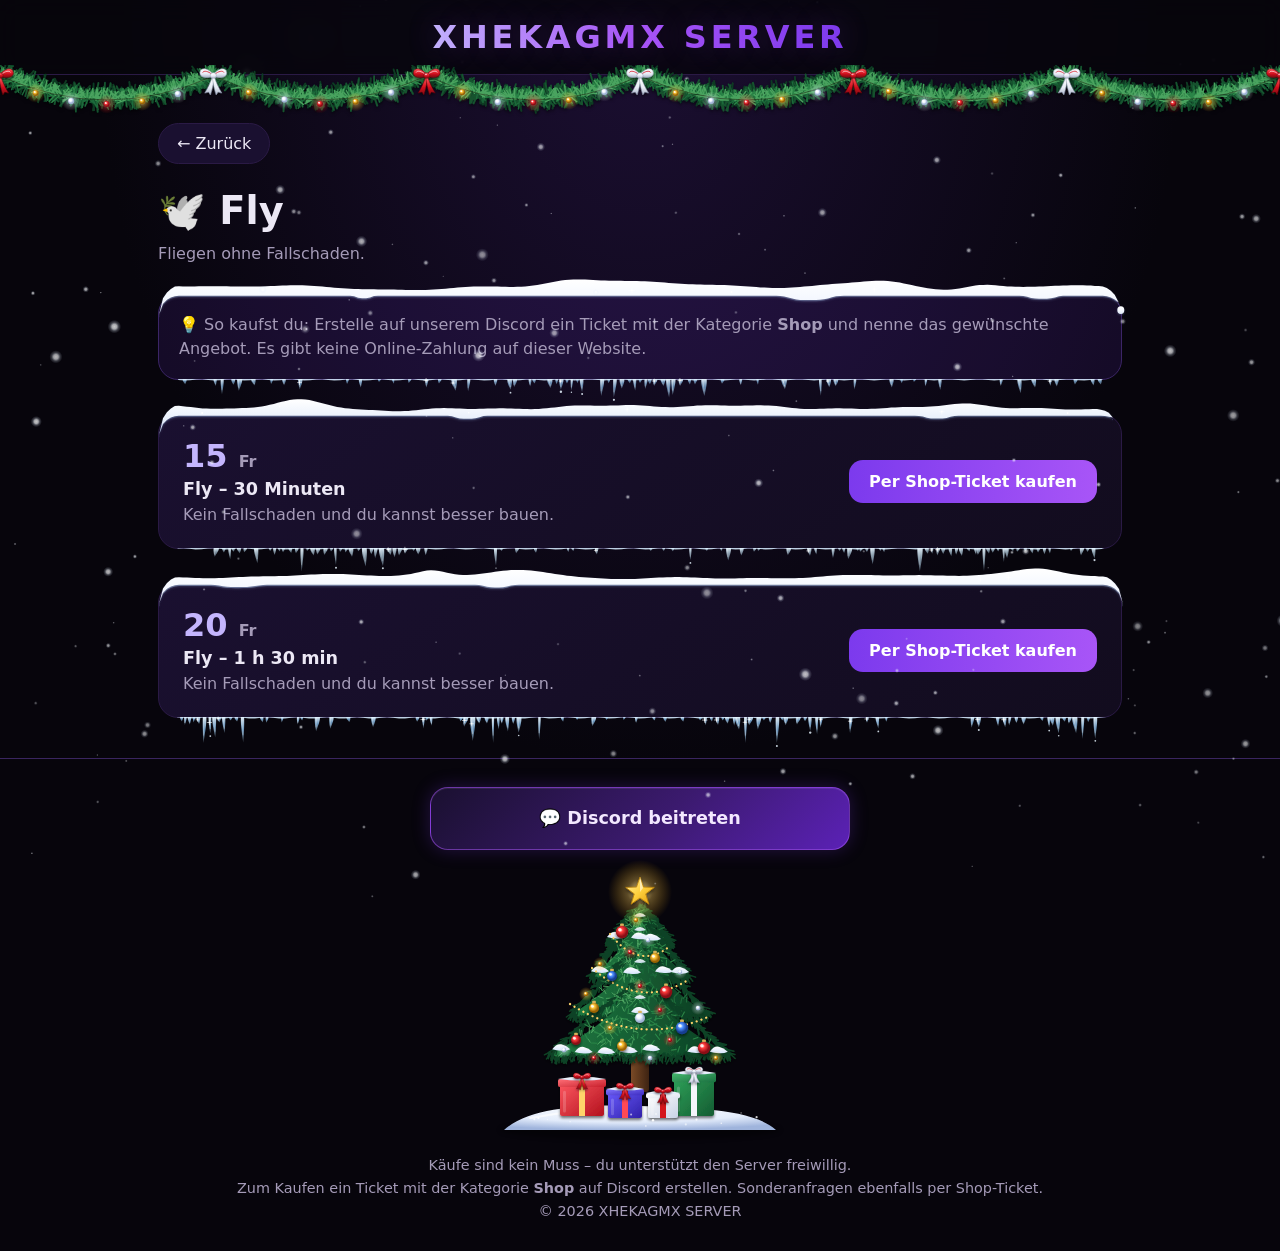
<file: fly.html>
<!DOCTYPE html><html lang="de"><head><meta charset="utf-8"><meta name="viewport" content="width=device-width,initial-scale=1,viewport-fit=cover"><meta name="theme-color" content="#07050c"><meta name="color-scheme" content="dark"><title>Fly – XHEKAGMX SERVER</title><link rel="stylesheet" href="style.css?v=13"></head><body><header><a href="index.html" class="logo">XHEKAGMX SERVER</a></header><main><a class="back" href="index.html">← Zurück</a><h1>🕊️ Fly</h1><p class="sub">Fliegen ohne Fallschaden.</p><div class="note">💡 So kaufst du: Erstelle auf unserem Discord ein Ticket mit der Kategorie <b>Shop</b> und nenne das gewünschte Angebot. Es gibt keine Online-Zahlung auf dieser Website.</div><div class="list"><div class="offer"><div class="info"><div class="price">15 <small>Fr</small></div><h3>Fly – 30 Minuten</h3><p>Kein Fallschaden und du kannst besser bauen.</p></div><a class="btn" href="#" onclick="alert('Erstelle auf Discord ein Ticket mit der Kategorie Shop und nenne: Fly – 30 Minuten');return false">Per Shop-Ticket kaufen</a></div><div class="offer"><div class="info"><div class="price">20 <small>Fr</small></div><h3>Fly – 1 h 30 min</h3><p>Kein Fallschaden und du kannst besser bauen.</p></div><a class="btn" href="#" onclick="alert('Erstelle auf Discord ein Ticket mit der Kategorie Shop und nenne: Fly – 1 h 30 min');return false">Per Shop-Ticket kaufen</a></div></div></main><footer><div class="dc-slot"></div>Käufe sind kein Muss – du unterstützt den Server freiwillig.<br>Zum Kaufen ein Ticket mit der Kategorie <b>Shop</b> auf Discord erstellen. Sonderanfragen ebenfalls per Shop-Ticket.<br>© 2026 XHEKAGMX SERVER</footer><script src="config.js?v=6"></script><script src="app.js?v=9"></script><script src="winter.js?v=10"></script></body></html>
</file>
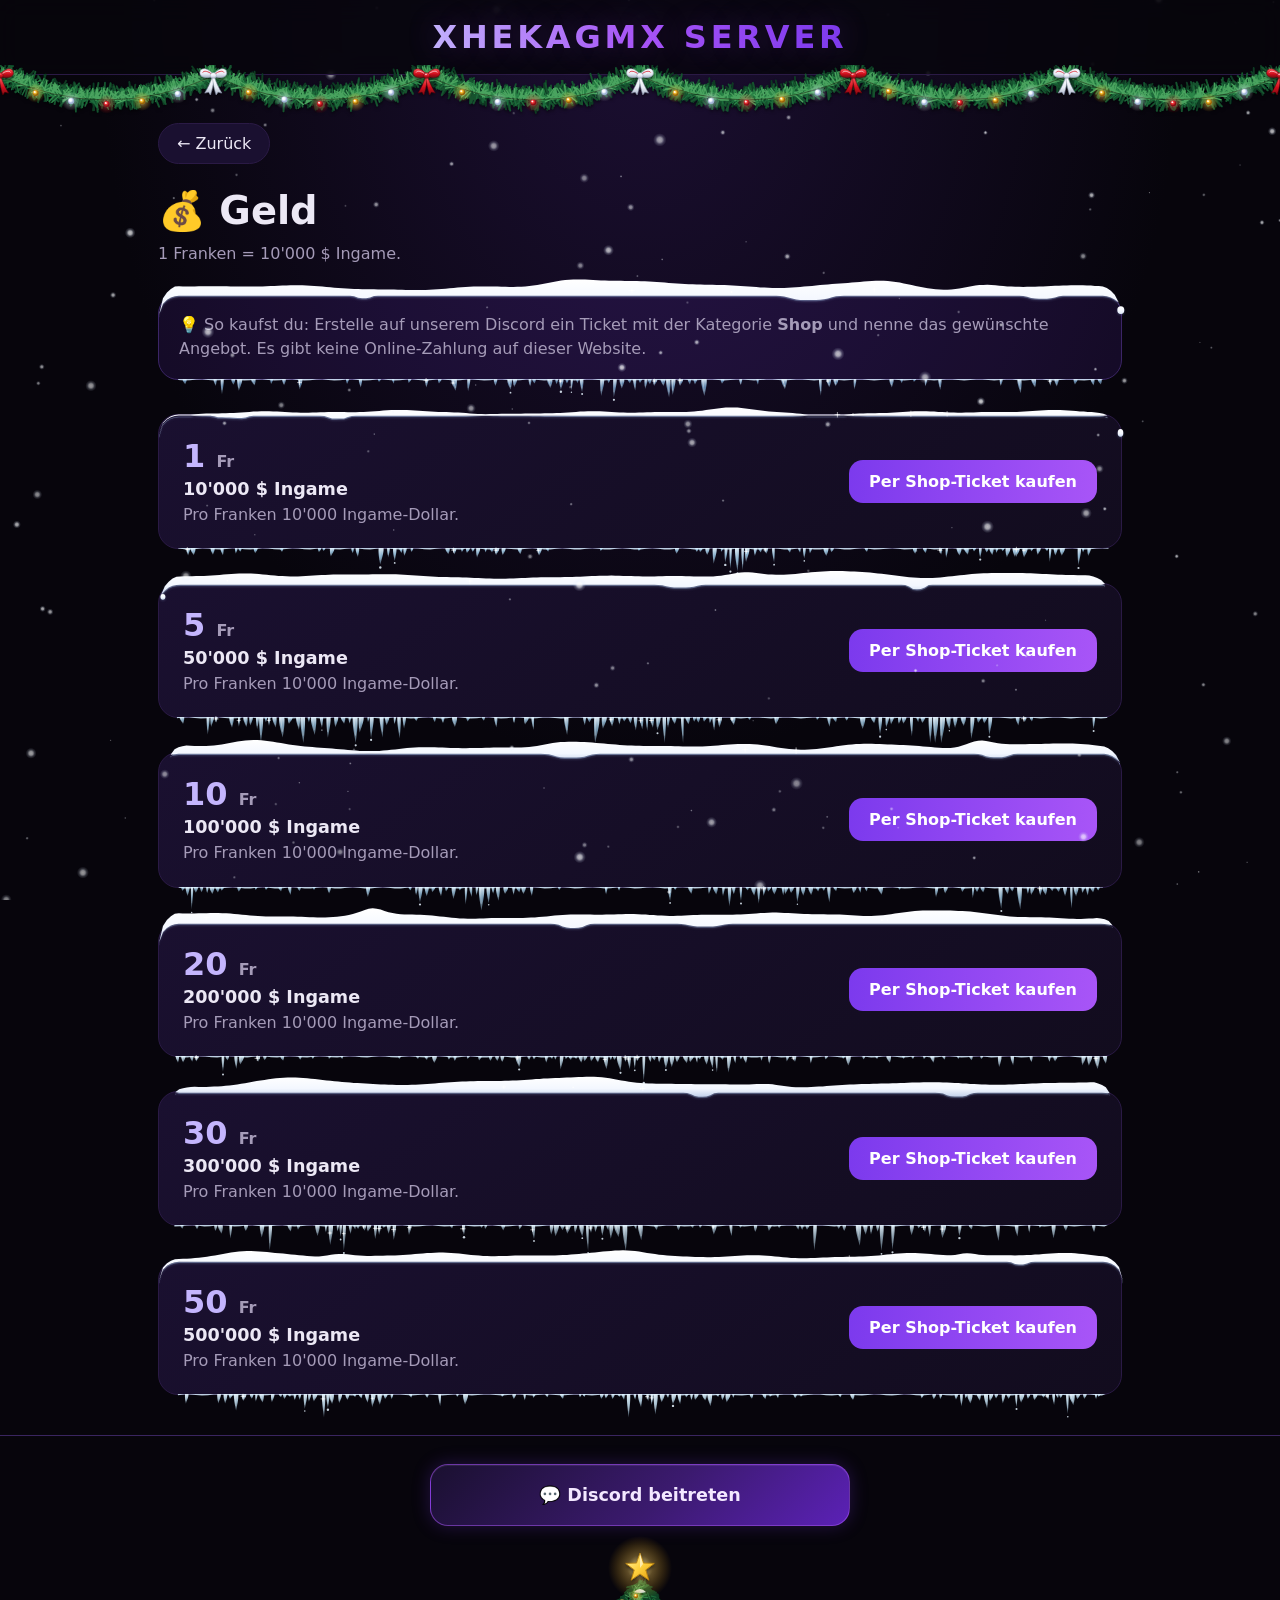
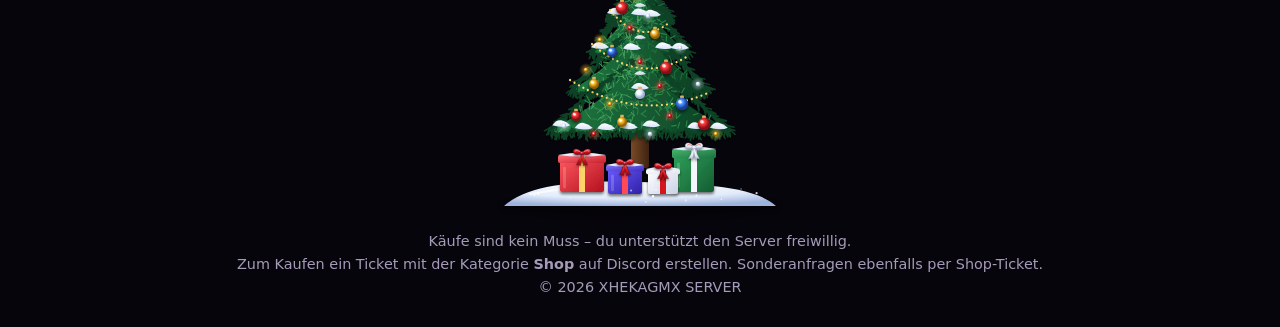
<file: geld.html>
<!DOCTYPE html><html lang="de"><head><meta charset="utf-8"><meta name="viewport" content="width=device-width,initial-scale=1,viewport-fit=cover"><meta name="theme-color" content="#07050c"><meta name="color-scheme" content="dark"><title>Geld – XHEKAGMX SERVER</title><link rel="stylesheet" href="style.css?v=13"></head><body><header><a href="index.html" class="logo">XHEKAGMX SERVER</a></header><main><a class="back" href="index.html">← Zurück</a><h1>💰 Geld</h1><p class="sub">1 Franken = 10'000 $ Ingame.</p><div class="note">💡 So kaufst du: Erstelle auf unserem Discord ein Ticket mit der Kategorie <b>Shop</b> und nenne das gewünschte Angebot. Es gibt keine Online-Zahlung auf dieser Website.</div><div class="list"><div class="offer"><div class="info"><div class="price">1 <small>Fr</small></div><h3>10'000 $ Ingame</h3><p>Pro Franken 10'000 Ingame-Dollar.</p></div><a class="btn" href="#" onclick="alert('Erstelle auf Discord ein Ticket mit der Kategorie Shop und nenne: 10\'000 $ Ingame');return false">Per Shop-Ticket kaufen</a></div><div class="offer"><div class="info"><div class="price">5 <small>Fr</small></div><h3>50'000 $ Ingame</h3><p>Pro Franken 10'000 Ingame-Dollar.</p></div><a class="btn" href="#" onclick="alert('Erstelle auf Discord ein Ticket mit der Kategorie Shop und nenne: 50\'000 $ Ingame');return false">Per Shop-Ticket kaufen</a></div><div class="offer"><div class="info"><div class="price">10 <small>Fr</small></div><h3>100'000 $ Ingame</h3><p>Pro Franken 10'000 Ingame-Dollar.</p></div><a class="btn" href="#" onclick="alert('Erstelle auf Discord ein Ticket mit der Kategorie Shop und nenne: 100\'000 $ Ingame');return false">Per Shop-Ticket kaufen</a></div><div class="offer"><div class="info"><div class="price">20 <small>Fr</small></div><h3>200'000 $ Ingame</h3><p>Pro Franken 10'000 Ingame-Dollar.</p></div><a class="btn" href="#" onclick="alert('Erstelle auf Discord ein Ticket mit der Kategorie Shop und nenne: 200\'000 $ Ingame');return false">Per Shop-Ticket kaufen</a></div><div class="offer"><div class="info"><div class="price">30 <small>Fr</small></div><h3>300'000 $ Ingame</h3><p>Pro Franken 10'000 Ingame-Dollar.</p></div><a class="btn" href="#" onclick="alert('Erstelle auf Discord ein Ticket mit der Kategorie Shop und nenne: 300\'000 $ Ingame');return false">Per Shop-Ticket kaufen</a></div><div class="offer"><div class="info"><div class="price">50 <small>Fr</small></div><h3>500'000 $ Ingame</h3><p>Pro Franken 10'000 Ingame-Dollar.</p></div><a class="btn" href="#" onclick="alert('Erstelle auf Discord ein Ticket mit der Kategorie Shop und nenne: 500\'000 $ Ingame');return false">Per Shop-Ticket kaufen</a></div></div></main><footer><div class="dc-slot"></div>Käufe sind kein Muss – du unterstützt den Server freiwillig.<br>Zum Kaufen ein Ticket mit der Kategorie <b>Shop</b> auf Discord erstellen. Sonderanfragen ebenfalls per Shop-Ticket.<br>© 2026 XHEKAGMX SERVER</footer><script src="config.js?v=6"></script><script src="app.js?v=9"></script><script src="winter.js?v=10"></script></body></html>
</file>
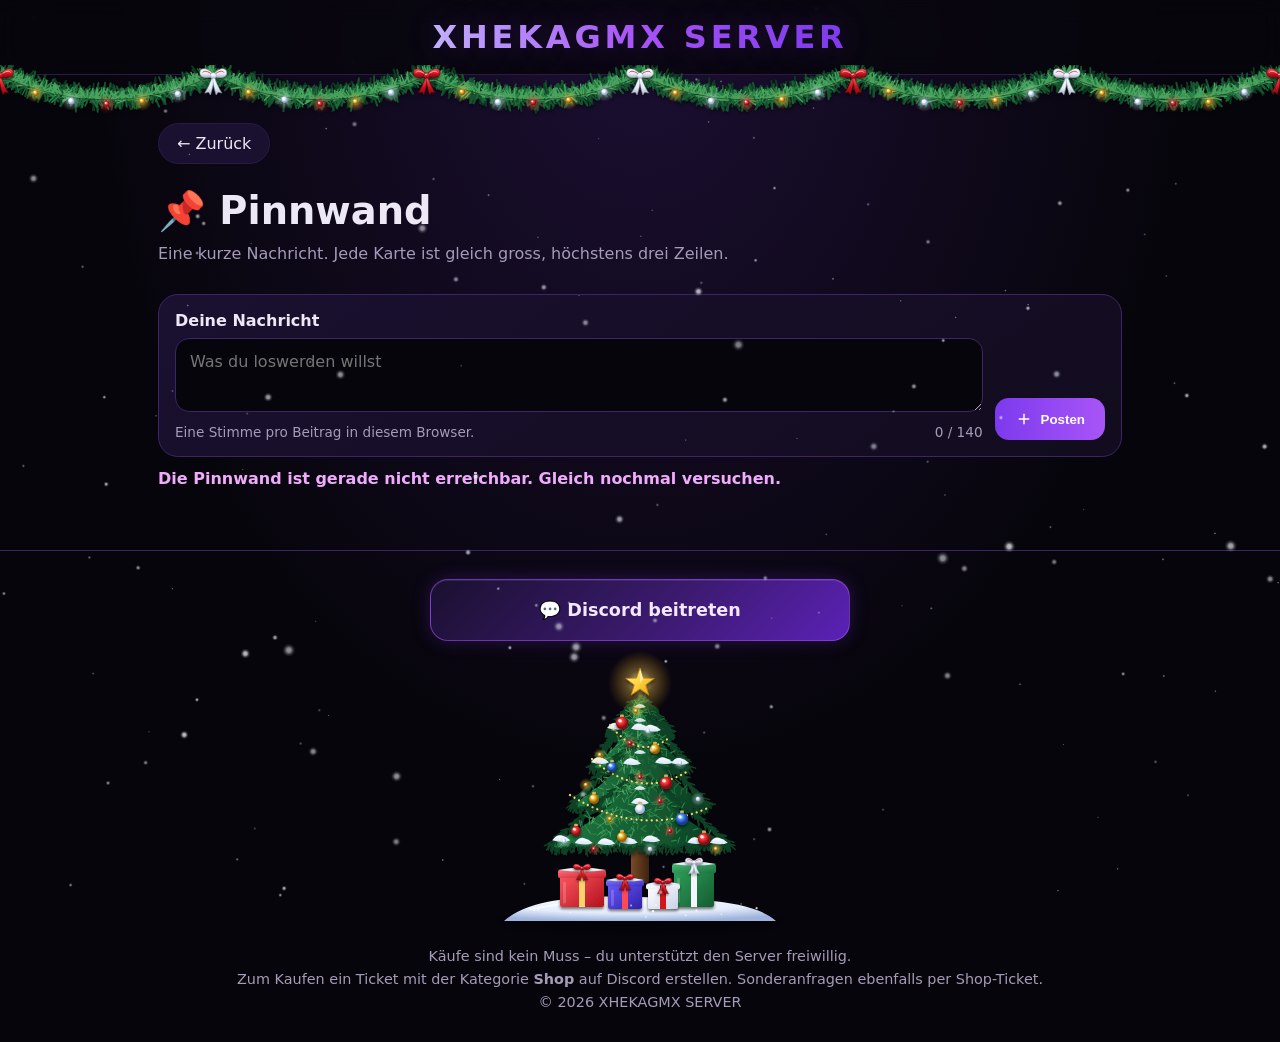
<file: pinnwand.html>
<!DOCTYPE html><html lang="de"><head><meta charset="utf-8"><meta name="viewport" content="width=device-width,initial-scale=1,viewport-fit=cover"><meta name="theme-color" content="#07050c"><meta name="color-scheme" content="dark"><title>Pinnwand – XHEKAGMX SERVER</title><link rel="stylesheet" href="style.css?v=14"></head><body><header><a href="index.html" class="logo">XHEKAGMX SERVER</a></header><main><a class="back" href="index.html">← Zurück</a><h1>📌 Pinnwand</h1><p class="sub">Eine kurze Nachricht. Jede Karte ist gleich gross, höchstens drei Zeilen.</p><div id="pin-setup" class="note" hidden></div><form id="pin-form" class="pin-form"><div class="pin-field"><label for="pin-text">Deine Nachricht</label><textarea id="pin-text" maxlength="140" placeholder="Was du loswerden willst"></textarea><div class="pin-meta"><span>Eine Stimme pro Beitrag in diesem Browser.</span><span id="pin-count">0 / 140</span></div></div><button class="btn" id="pin-send" type="submit"><svg viewBox="0 0 24 24" aria-hidden="true"><path fill="currentColor" d="M11 5h2v6h6v2h-6v6h-2v-6H5v-2h6z"/></svg>Posten</button></form><p id="pin-err" class="pin-err" hidden></p><div id="pin-grid" class="pin-grid"></div></main><footer><div class="dc-slot"></div>Käufe sind kein Muss – du unterstützt den Server freiwillig.<br>Zum Kaufen ein Ticket mit der Kategorie <b>Shop</b> auf Discord erstellen. Sonderanfragen ebenfalls per Shop-Ticket.<br>© 2026 XHEKAGMX SERVER</footer><script src="config.js?v=6"></script><script src="app.js?v=9"></script><script src="winter.js?v=10"></script><script src="pinnwand.js?v=1"></script></body></html>
</file>
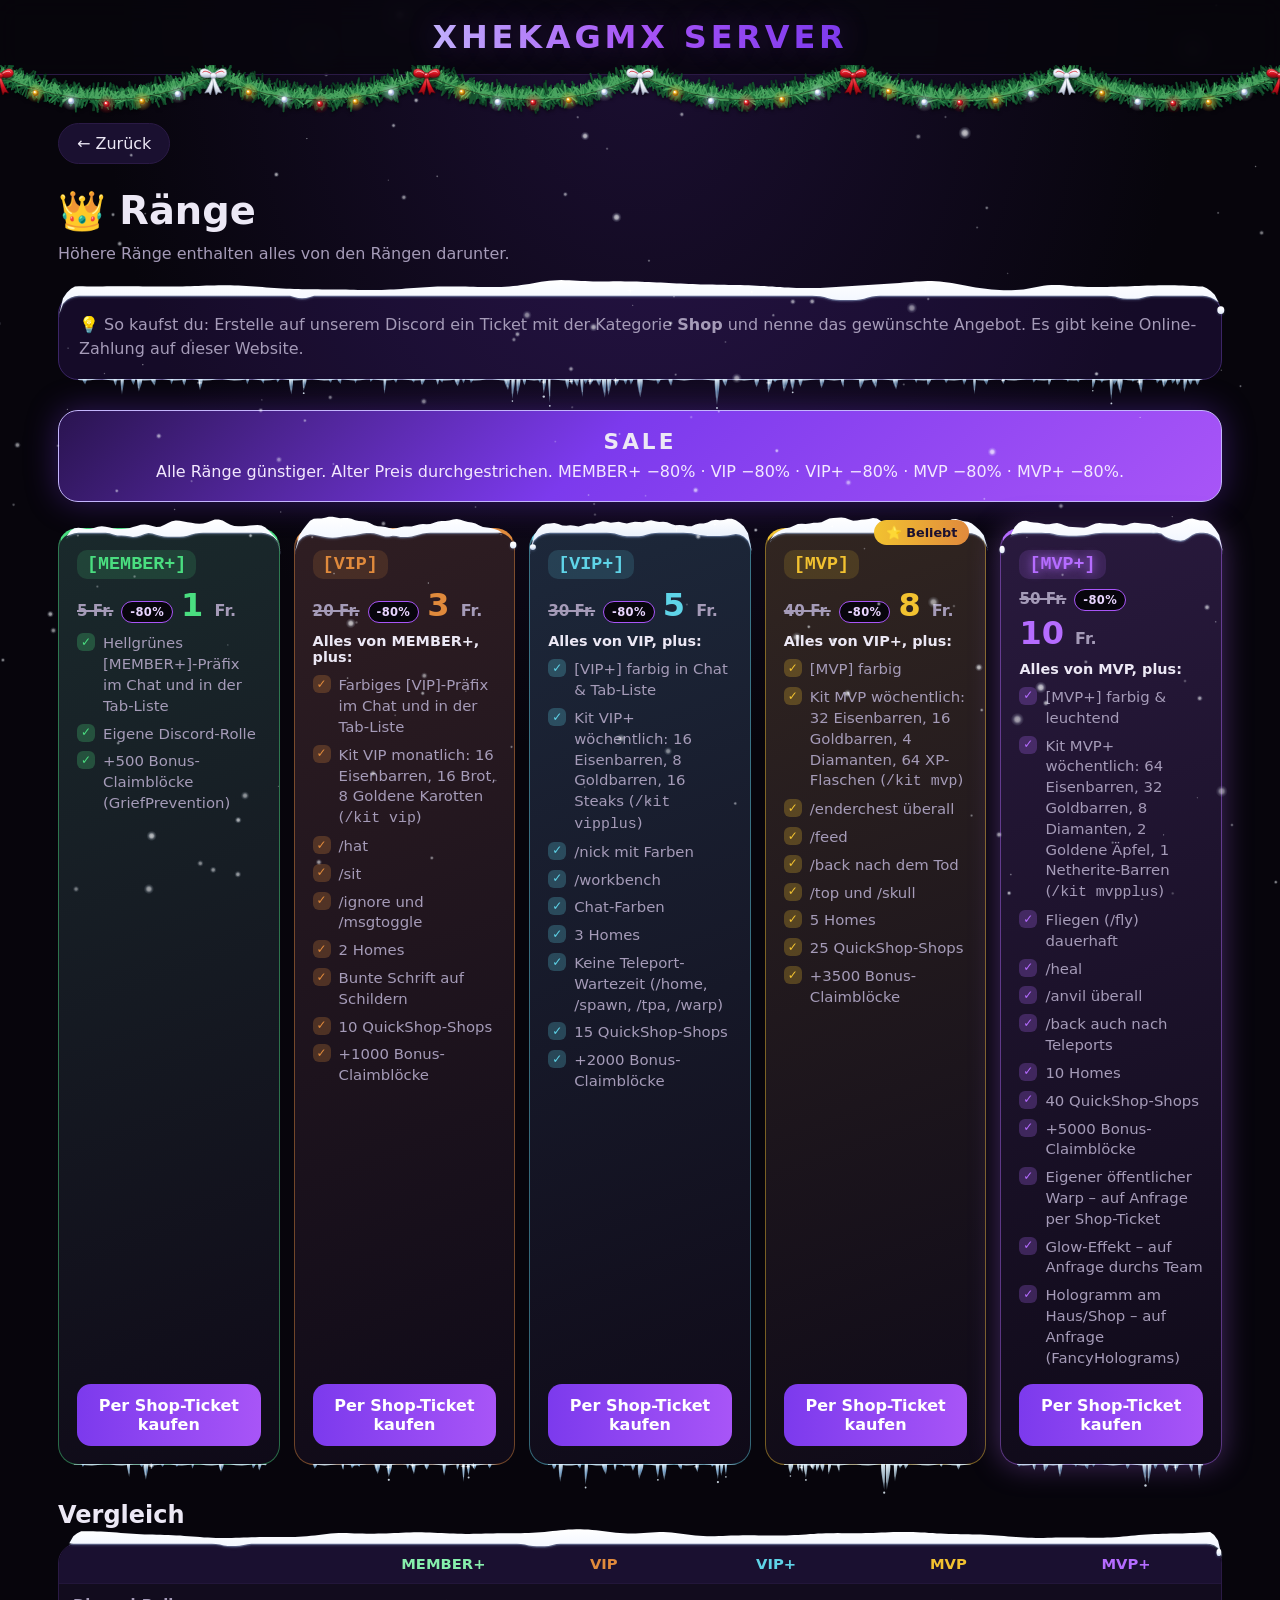
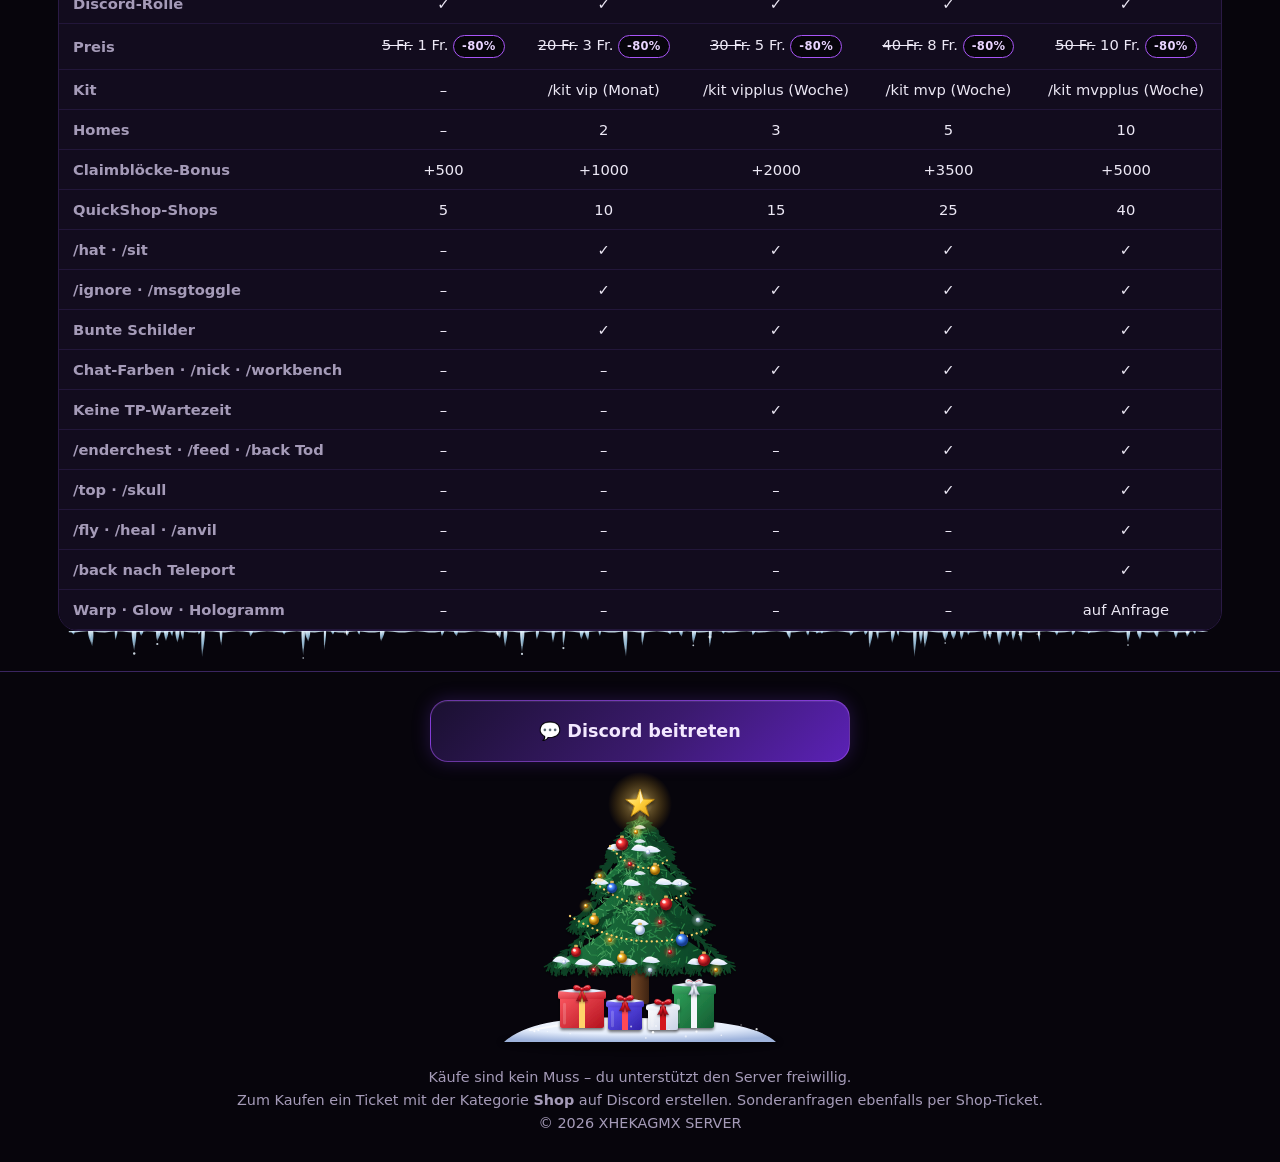
<file: raenge.html>
<!DOCTYPE html><html lang="de"><head><meta charset="utf-8"><meta name="viewport" content="width=device-width,initial-scale=1,viewport-fit=cover"><meta name="theme-color" content="#07050c"><meta name="color-scheme" content="dark"><title>Ränge – XHEKAGMX SERVER</title><link rel="stylesheet" href="style.css?v=14"></head><body><header><a href="index.html" class="logo">XHEKAGMX SERVER</a></header><main><a class="back" href="index.html">← Zurück</a><h1>👑 Ränge</h1><p class="sub">Höhere Ränge enthalten alles von den Rängen darunter.</p><div class="note">💡 So kaufst du: Erstelle auf unserem Discord ein Ticket mit der Kategorie <b>Shop</b> und nenne das gewünschte Angebot. Es gibt keine Online-Zahlung auf dieser Website.</div><div class="sale-banner"><strong>Sale</strong><p>Alle Ränge günstiger. Alter Preis durchgestrichen. MEMBER+ −80% · VIP −80% · VIP+ −80% · MVP −80% · MVP+ −80%.</p></div><div class="ranks"><div class="rank r-mem"><span class="tag">[MEMBER+]</span><div class="price"><span class="was">5 Fr.</span><span class="off">-80%</span><span class="now">1 <small>Fr.</small></span></div><ul class="perks"><li>Hellgrünes [MEMBER+]-Präfix im Chat und in der Tab-Liste</li><li>Eigene Discord-Rolle</li><li>+500 Bonus-Claimblöcke (GriefPrevention)</li></ul><a class="btn" href="#" onclick="alert('Erstelle auf Discord ein Ticket mit der Kategorie Shop und nenne: MEMBER+');return false">Per Shop-Ticket kaufen</a></div><div class="rank r-vip"><span class="tag">[VIP]</span><div class="price"><span class="was">20 Fr.</span><span class="off">-80%</span><span class="now">3 <small>Fr.</small></span></div><p class="incl">Alles von MEMBER+, plus:</p><ul class="perks"><li>Farbiges [VIP]-Präfix im Chat und in der Tab-Liste</li><li>Kit VIP monatlich: 16 Eisenbarren, 16 Brot, 8 Goldene Karotten (<code>/kit vip</code>)</li><li>/hat</li><li>/sit</li><li>/ignore und /msgtoggle</li><li>2 Homes</li><li>Bunte Schrift auf Schildern</li><li>10 QuickShop-Shops</li><li>+1000 Bonus-Claimblöcke</li></ul><a class="btn" href="#" onclick="alert('Erstelle auf Discord ein Ticket mit der Kategorie Shop und nenne: VIP');return false">Per Shop-Ticket kaufen</a></div><div class="rank r-vipp"><span class="tag">[VIP+]</span><div class="price"><span class="was">30 Fr.</span><span class="off">-80%</span><span class="now">5 <small>Fr.</small></span></div><p class="incl">Alles von VIP, plus:</p><ul class="perks"><li>[VIP+] farbig in Chat &amp; Tab-Liste</li><li>Kit VIP+ wöchentlich: 16 Eisenbarren, 8 Goldbarren, 16 Steaks (<code>/kit vipplus</code>)</li><li>/nick mit Farben</li><li>/workbench</li><li>Chat-Farben</li><li>3 Homes</li><li>Keine Teleport-Wartezeit (/home, /spawn, /tpa, /warp)</li><li>15 QuickShop-Shops</li><li>+2000 Bonus-Claimblöcke</li></ul><a class="btn" href="#" onclick="alert('Erstelle auf Discord ein Ticket mit der Kategorie Shop und nenne: VIP+');return false">Per Shop-Ticket kaufen</a></div><div class="rank r-mvp"><span class="pop">⭐ Beliebt</span><span class="tag">[MVP]</span><div class="price"><span class="was">40 Fr.</span><span class="off">-80%</span><span class="now">8 <small>Fr.</small></span></div><p class="incl">Alles von VIP+, plus:</p><ul class="perks"><li>[MVP] farbig</li><li>Kit MVP wöchentlich: 32 Eisenbarren, 16 Goldbarren, 4 Diamanten, 64 XP-Flaschen (<code>/kit mvp</code>)</li><li>/enderchest überall</li><li>/feed</li><li>/back nach dem Tod</li><li>/top und /skull</li><li>5 Homes</li><li>25 QuickShop-Shops</li><li>+3500 Bonus-Claimblöcke</li></ul><a class="btn" href="#" onclick="alert('Erstelle auf Discord ein Ticket mit der Kategorie Shop und nenne: MVP');return false">Per Shop-Ticket kaufen</a></div><div class="rank r-mvpp"><span class="tag">[MVP+]</span><div class="price"><span class="was">50 Fr.</span><span class="off">-80%</span><span class="now">10 <small>Fr.</small></span></div><p class="incl">Alles von MVP, plus:</p><ul class="perks"><li>[MVP+] farbig &amp; leuchtend</li><li>Kit MVP+ wöchentlich: 64 Eisenbarren, 32 Goldbarren, 8 Diamanten, 2 Goldene Äpfel, 1 Netherite-Barren (<code>/kit mvpplus</code>)</li><li>Fliegen (/fly) dauerhaft</li><li>/heal</li><li>/anvil überall</li><li>/back auch nach Teleports</li><li>10 Homes</li><li>40 QuickShop-Shops</li><li>+5000 Bonus-Claimblöcke</li><li>Eigener öffentlicher Warp – auf Anfrage per Shop-Ticket</li><li>Glow-Effekt – auf Anfrage durchs Team</li><li>Hologramm am Haus/Shop – auf Anfrage (FancyHolograms)</li></ul><a class="btn" href="#" onclick="alert('Erstelle auf Discord ein Ticket mit der Kategorie Shop und nenne: MVP+');return false">Per Shop-Ticket kaufen</a></div></div><h2 class="cmp-h">Vergleich</h2><div class="cmp-wrap"><table class="cmp"><thead><tr><th></th><th class="c-mem">MEMBER+</th><th class="c-vip">VIP</th><th class="c-vipp">VIP+</th><th class="c-mvp">MVP</th><th class="c-mvpp">MVP+</th></tr></thead><tbody><tr><th>Discord-Rolle</th><td>✓</td><td>✓</td><td>✓</td><td>✓</td><td>✓</td></tr><tr><th>Preis</th><td><s>5 Fr.</s> 1 Fr. <span class="off">-80%</span></td><td><s>20 Fr.</s> 3 Fr. <span class="off">-80%</span></td><td><s>30 Fr.</s> 5 Fr. <span class="off">-80%</span></td><td><s>40 Fr.</s> 8 Fr. <span class="off">-80%</span></td><td><s>50 Fr.</s> 10 Fr. <span class="off">-80%</span></td></tr><tr><th>Kit</th><td>–</td><td>/kit vip (Monat)</td><td>/kit vipplus (Woche)</td><td>/kit mvp (Woche)</td><td>/kit mvpplus (Woche)</td></tr><tr><th>Homes</th><td>–</td><td>2</td><td>3</td><td>5</td><td>10</td></tr><tr><th>Claimblöcke-Bonus</th><td>+500</td><td>+1000</td><td>+2000</td><td>+3500</td><td>+5000</td></tr><tr><th>QuickShop-Shops</th><td>5</td><td>10</td><td>15</td><td>25</td><td>40</td></tr><tr><th>/hat · /sit</th><td>–</td><td>✓</td><td>✓</td><td>✓</td><td>✓</td></tr><tr><th>/ignore · /msgtoggle</th><td>–</td><td>✓</td><td>✓</td><td>✓</td><td>✓</td></tr><tr><th>Bunte Schilder</th><td>–</td><td>✓</td><td>✓</td><td>✓</td><td>✓</td></tr><tr><th>Chat-Farben · /nick · /workbench</th><td>–</td><td>–</td><td>✓</td><td>✓</td><td>✓</td></tr><tr><th>Keine TP-Wartezeit</th><td>–</td><td>–</td><td>✓</td><td>✓</td><td>✓</td></tr><tr><th>/enderchest · /feed · /back Tod</th><td>–</td><td>–</td><td>–</td><td>✓</td><td>✓</td></tr><tr><th>/top · /skull</th><td>–</td><td>–</td><td>–</td><td>✓</td><td>✓</td></tr><tr><th>/fly · /heal · /anvil</th><td>–</td><td>–</td><td>–</td><td>–</td><td>✓</td></tr><tr><th>/back nach Teleport</th><td>–</td><td>–</td><td>–</td><td>–</td><td>✓</td></tr><tr><th>Warp · Glow · Hologramm</th><td>–</td><td>–</td><td>–</td><td>–</td><td>auf Anfrage</td></tr></tbody></table></div></main><footer><div class="dc-slot"></div>Käufe sind kein Muss – du unterstützt den Server freiwillig.<br>Zum Kaufen ein Ticket mit der Kategorie <b>Shop</b> auf Discord erstellen. Sonderanfragen ebenfalls per Shop-Ticket.<br>© 2026 XHEKAGMX SERVER</footer><script src="config.js?v=6"></script><script src="app.js?v=9"></script><script src="winter.js?v=10"></script></body></html>
</file>
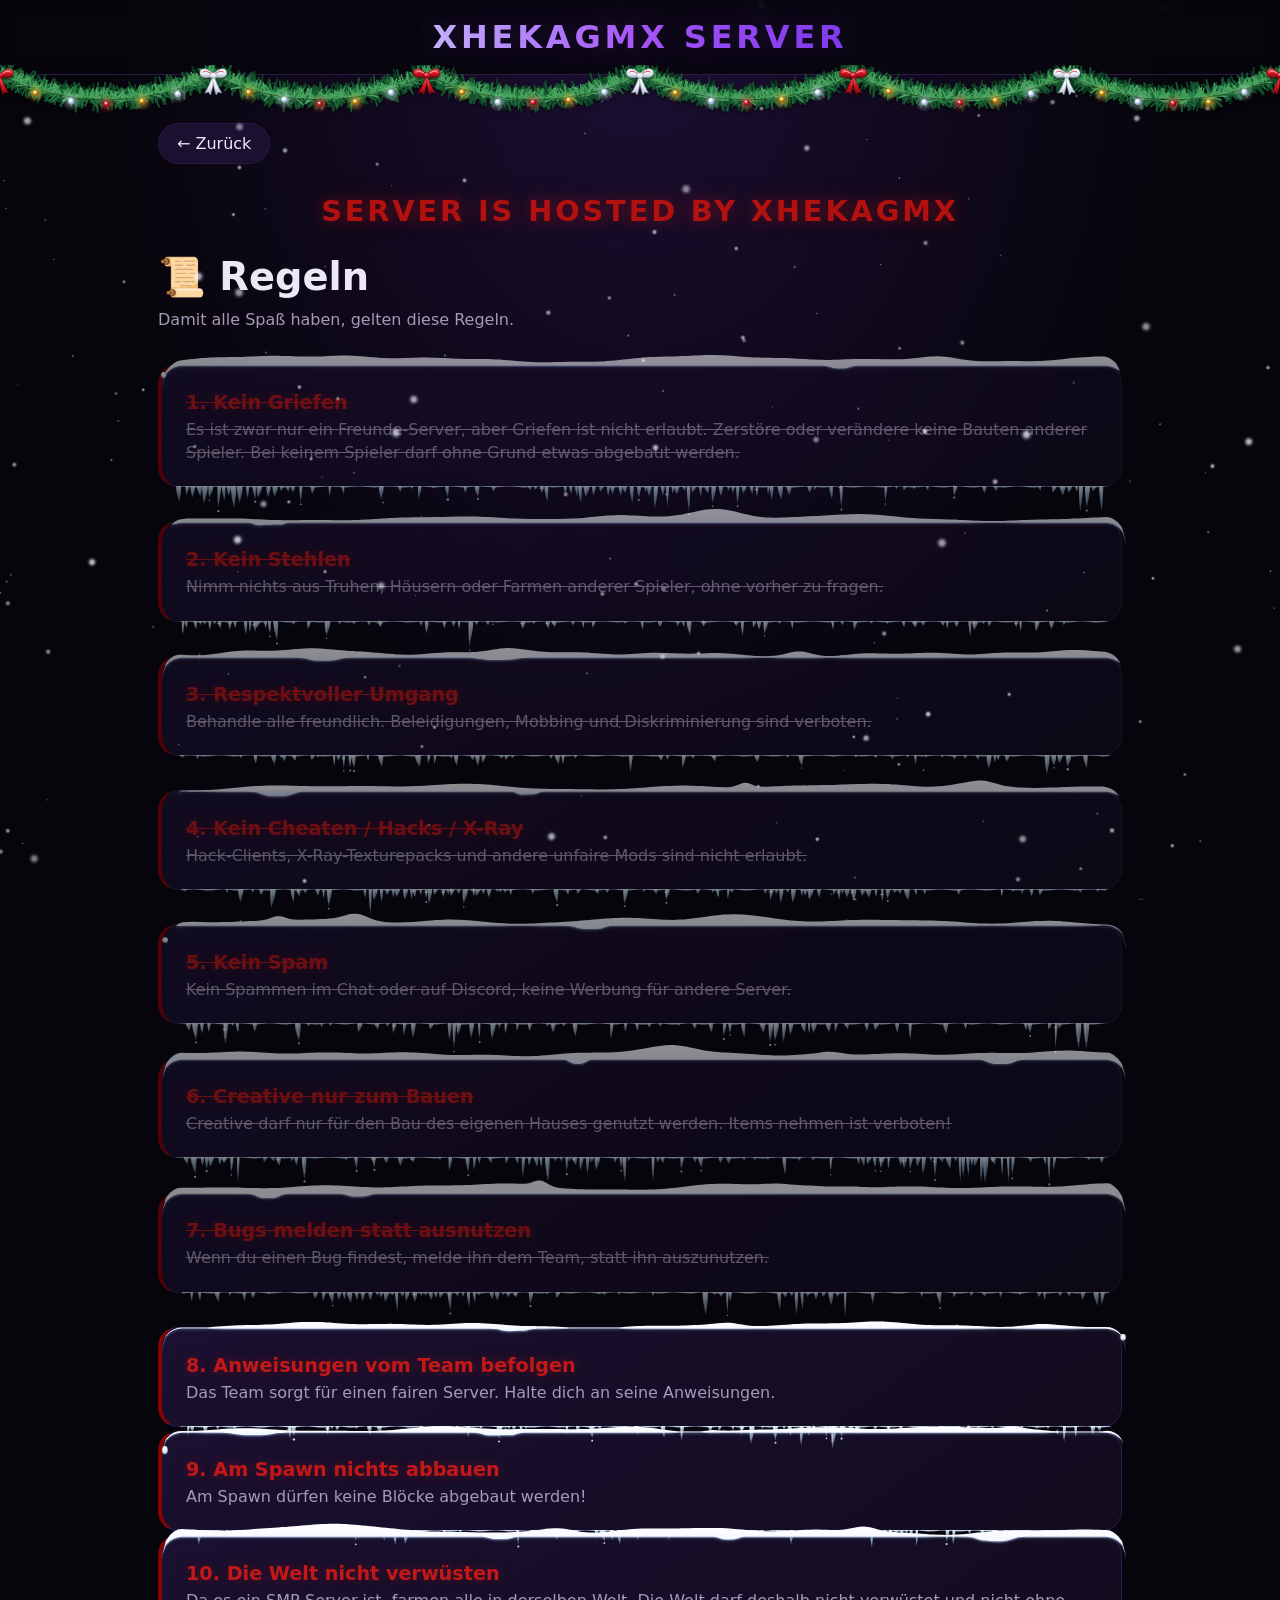
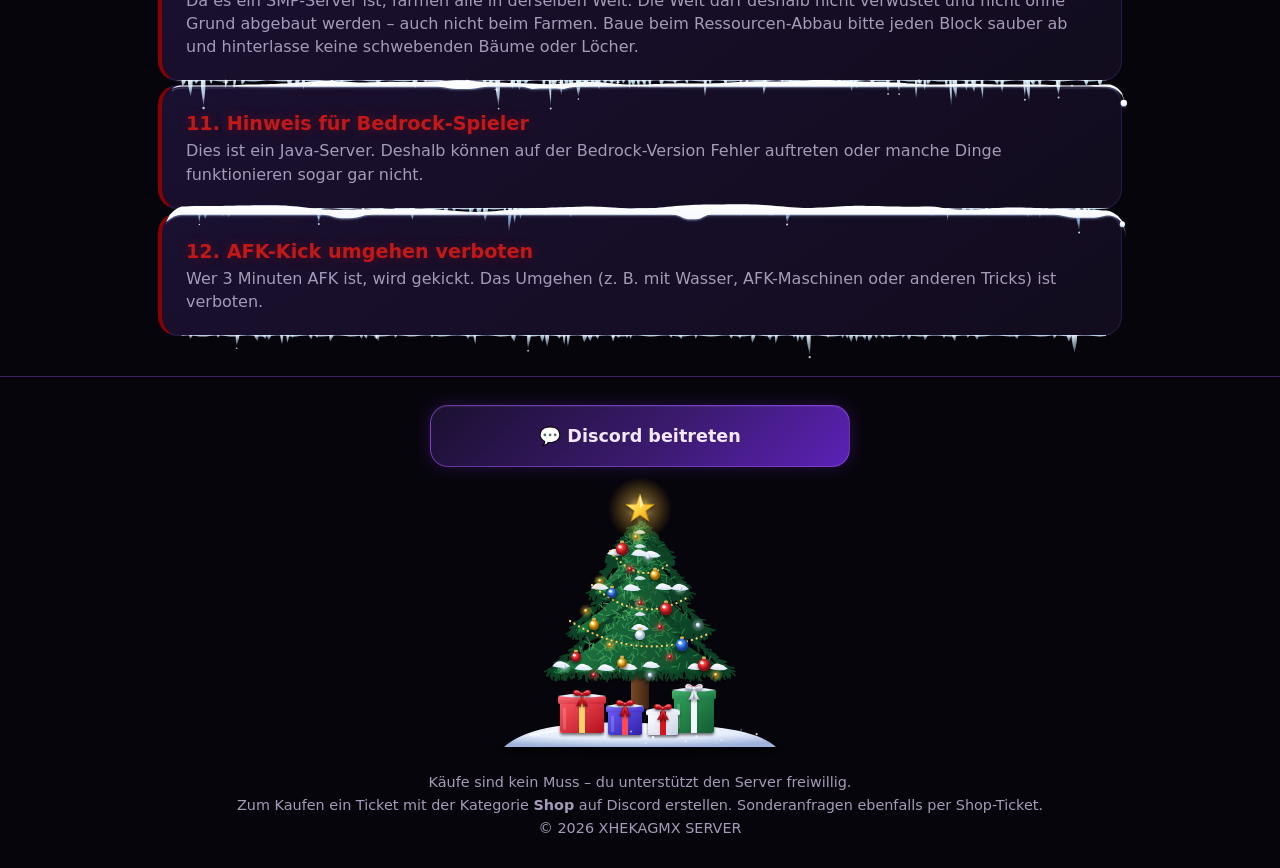
<file: regeln.html>
<!DOCTYPE html><html lang="de"><head><meta charset="utf-8"><meta name="viewport" content="width=device-width,initial-scale=1,viewport-fit=cover"><meta name="theme-color" content="#07050c"><meta name="color-scheme" content="dark"><title>Regeln – XHEKAGMX SERVER</title><link rel="stylesheet" href="style.css?v=16"></head><body><header><a href="index.html" class="logo">XHEKAGMX SERVER</a></header><main><a class="back" href="index.html">← Zurück</a><div class="hosted">SERVER IS HOSTED BY XHEKAGMX</div><h1>📜 Regeln</h1><p class="sub">Damit alle Spaß haben, gelten diese Regeln.</p><div class="list"><div class="offer rblock rold"><div class="info"><h3 class="rt">1. Kein Griefen</h3><p>Es ist zwar nur ein Freunde-Server, aber Griefen ist nicht erlaubt. Zerstöre oder verändere keine Bauten anderer Spieler. Bei keinem Spieler darf ohne Grund etwas abgebaut werden.</p></div></div><div class="offer rblock rold"><div class="info"><h3 class="rt">2. Kein Stehlen</h3><p>Nimm nichts aus Truhen, Häusern oder Farmen anderer Spieler, ohne vorher zu fragen.</p></div></div><div class="offer rblock rold"><div class="info"><h3 class="rt">3. Respektvoller Umgang</h3><p>Behandle alle freundlich. Beleidigungen, Mobbing und Diskriminierung sind verboten.</p></div></div><div class="offer rblock rold"><div class="info"><h3 class="rt">4. Kein Cheaten / Hacks / X-Ray</h3><p>Hack-Clients, X-Ray-Texturepacks und andere unfaire Mods sind nicht erlaubt.</p></div></div><div class="offer rblock rold"><div class="info"><h3 class="rt">5. Kein Spam</h3><p>Kein Spammen im Chat oder auf Discord, keine Werbung für andere Server.</p></div></div><div class="offer rblock rold"><div class="info"><h3 class="rt">6. Creative nur zum Bauen</h3><p>Creative darf nur für den Bau des eigenen Hauses genutzt werden. Items nehmen ist verboten!</p></div></div><div class="offer rblock rold"><div class="info"><h3 class="rt">7. Bugs melden statt ausnutzen</h3><p>Wenn du einen Bug findest, melde ihn dem Team, statt ihn auszunutzen.</p></div></div><div class="offer rblock"><div class="info"><h3 class="rt">8. Anweisungen vom Team befolgen</h3><p>Das Team sorgt für einen fairen Server. Halte dich an seine Anweisungen.</p></div></div></div><div class="offer rblock"><div class="info"><h3 class="rt">9. Am Spawn nichts abbauen</h3><p>Am Spawn dürfen keine Blöcke abgebaut werden!</p></div></div><div class="offer rblock"><div class="info"><h3 class="rt">10. Die Welt nicht verwüsten</h3><p>Da es ein SMP-Server ist, farmen alle in derselben Welt. Die Welt darf deshalb nicht verwüstet und nicht ohne Grund abgebaut werden – auch nicht beim Farmen. Baue beim Ressourcen-Abbau bitte jeden Block sauber ab und hinterlasse keine schwebenden Bäume oder Löcher.</p></div></div><div class="offer rblock"><div class="info"><h3 class="rt">11. Hinweis für Bedrock-Spieler</h3><p>Dies ist ein Java-Server. Deshalb können auf der Bedrock-Version Fehler auftreten oder manche Dinge funktionieren sogar gar nicht.</p></div></div><div class="offer rblock"><div class="info"><h3 class="rt">12. AFK-Kick umgehen verboten</h3><p>Wer 3 Minuten AFK ist, wird gekickt. Das Umgehen (z. B. mit Wasser, AFK-Maschinen oder anderen Tricks) ist verboten.</p></div></div></main><footer><div class="dc-slot"></div>Käufe sind kein Muss – du unterstützt den Server freiwillig.<br>Zum Kaufen ein Ticket mit der Kategorie <b>Shop</b> auf Discord erstellen. Sonderanfragen ebenfalls per Shop-Ticket.<br>© 2026 XHEKAGMX SERVER</footer><script src="config.js?v=6"></script><script src="app.js?v=9"></script><script src="winter.js?v=10"></script></body></html>
</file>
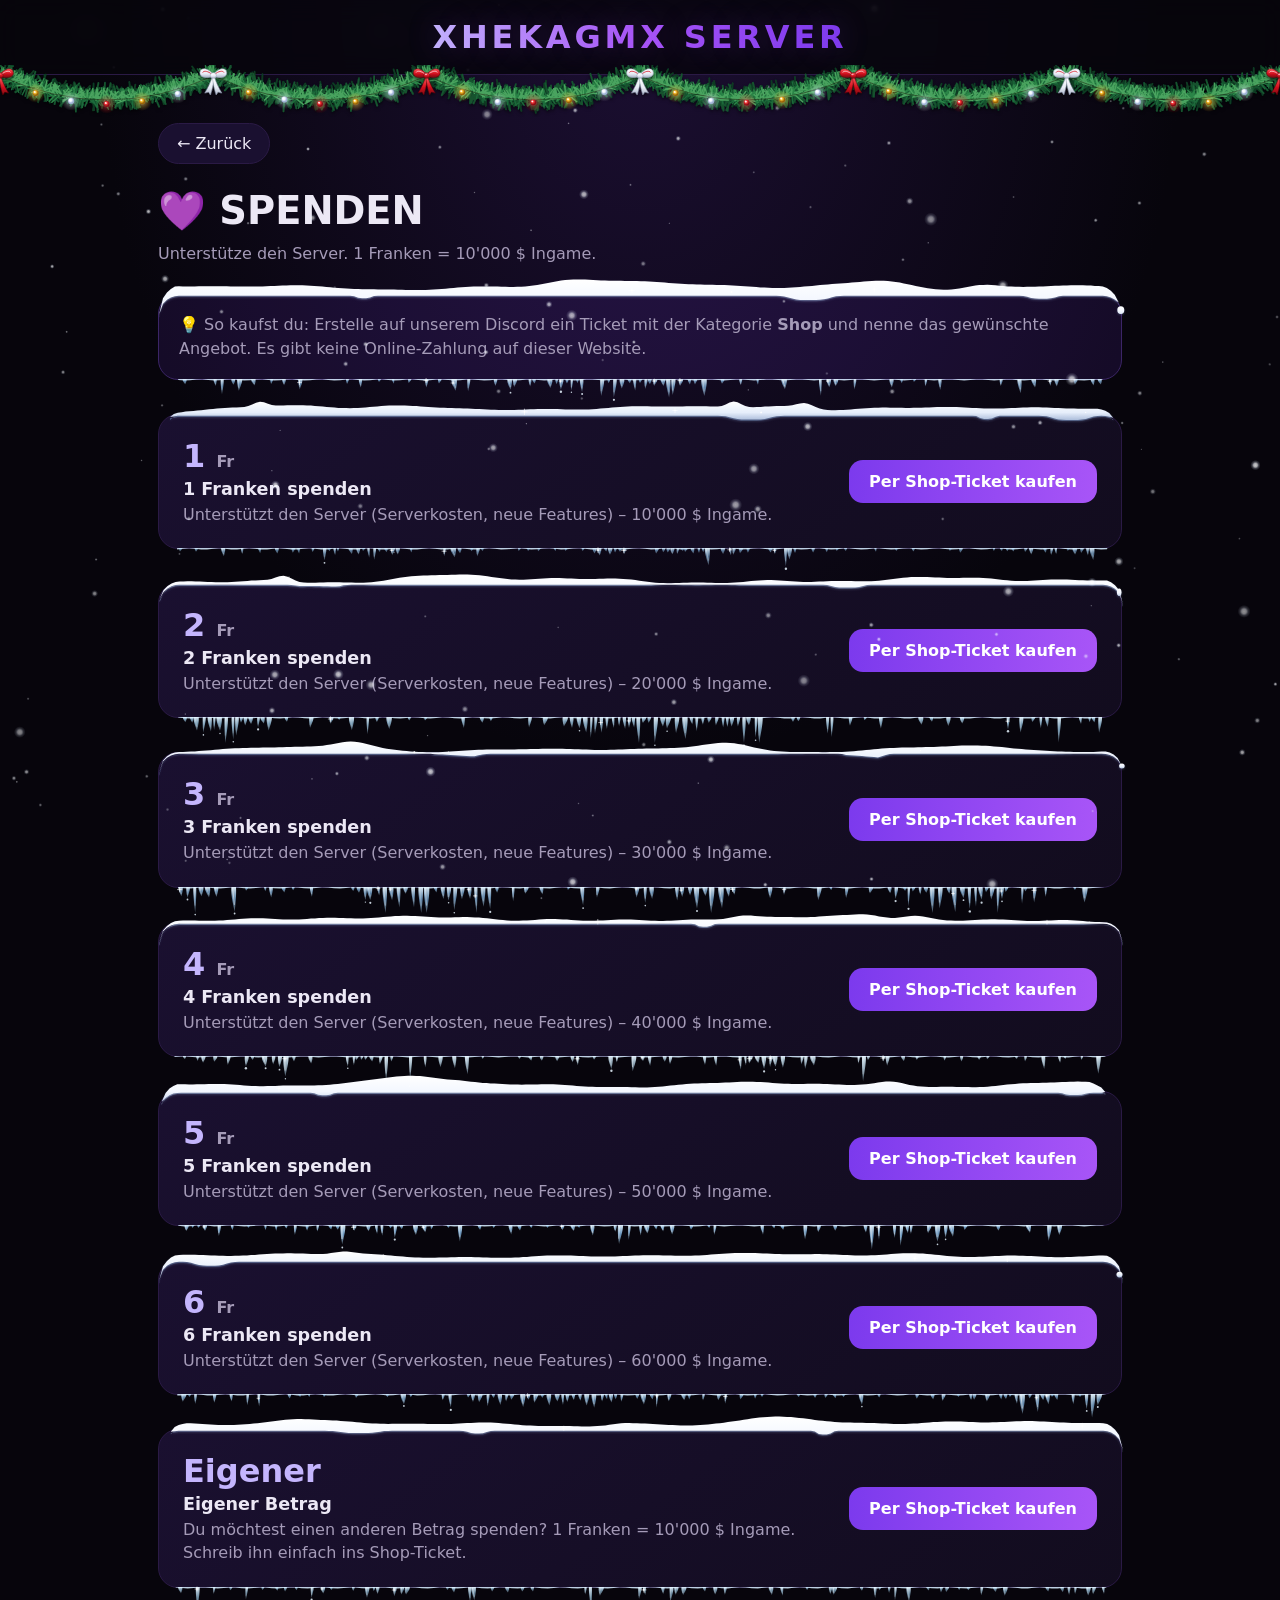
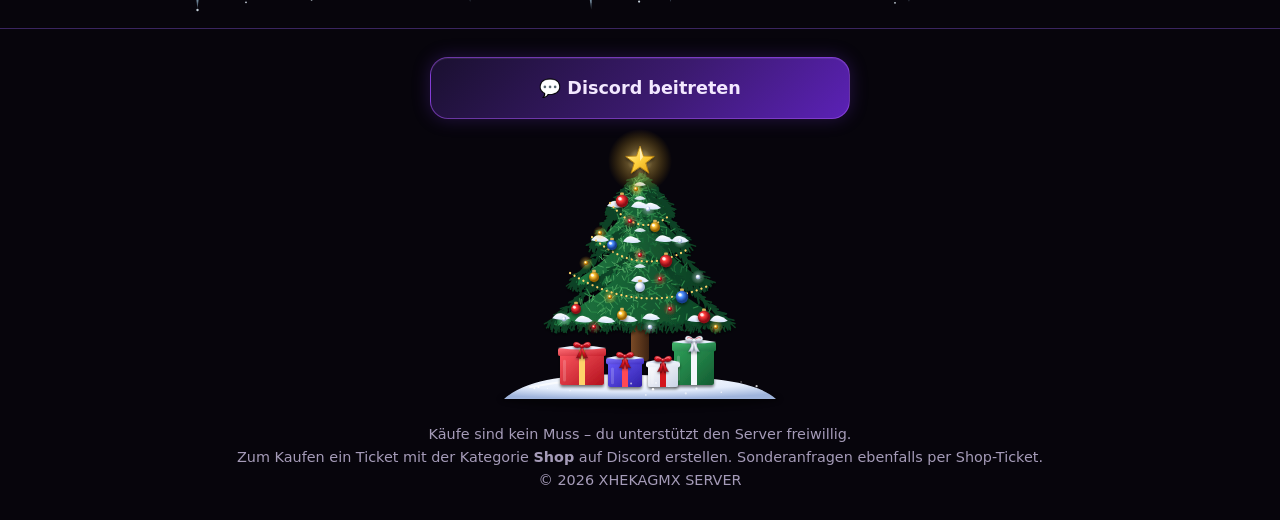
<file: spenden.html>
<!DOCTYPE html><html lang="de"><head><meta charset="utf-8"><meta name="viewport" content="width=device-width,initial-scale=1,viewport-fit=cover"><meta name="theme-color" content="#07050c"><meta name="color-scheme" content="dark"><title>SPENDEN – XHEKAGMX SERVER</title><link rel="stylesheet" href="style.css?v=13"></head><body><header><a href="index.html" class="logo">XHEKAGMX SERVER</a></header><main><a class="back" href="index.html">← Zurück</a><h1>💜 SPENDEN</h1><p class="sub">Unterstütze den Server. 1 Franken = 10'000 $ Ingame.</p><div class="note">💡 So kaufst du: Erstelle auf unserem Discord ein Ticket mit der Kategorie <b>Shop</b> und nenne das gewünschte Angebot. Es gibt keine Online-Zahlung auf dieser Website.</div><div class="list"><div class="offer"><div class="info"><div class="price">1 <small>Fr</small></div><h3>1 Franken spenden</h3><p>Unterstützt den Server (Serverkosten, neue Features) – 10'000 $ Ingame.</p></div><a class="btn" href="#" onclick="alert('Erstelle auf Discord ein Ticket mit der Kategorie Shop und nenne: 1 Franken spenden – 10\'000 $ Ingame');return false">Per Shop-Ticket kaufen</a></div><div class="offer"><div class="info"><div class="price">2 <small>Fr</small></div><h3>2 Franken spenden</h3><p>Unterstützt den Server (Serverkosten, neue Features) – 20'000 $ Ingame.</p></div><a class="btn" href="#" onclick="alert('Erstelle auf Discord ein Ticket mit der Kategorie Shop und nenne: 2 Franken spenden – 20\'000 $ Ingame');return false">Per Shop-Ticket kaufen</a></div><div class="offer"><div class="info"><div class="price">3 <small>Fr</small></div><h3>3 Franken spenden</h3><p>Unterstützt den Server (Serverkosten, neue Features) – 30'000 $ Ingame.</p></div><a class="btn" href="#" onclick="alert('Erstelle auf Discord ein Ticket mit der Kategorie Shop und nenne: 3 Franken spenden – 30\'000 $ Ingame');return false">Per Shop-Ticket kaufen</a></div><div class="offer"><div class="info"><div class="price">4 <small>Fr</small></div><h3>4 Franken spenden</h3><p>Unterstützt den Server (Serverkosten, neue Features) – 40'000 $ Ingame.</p></div><a class="btn" href="#" onclick="alert('Erstelle auf Discord ein Ticket mit der Kategorie Shop und nenne: 4 Franken spenden – 40\'000 $ Ingame');return false">Per Shop-Ticket kaufen</a></div><div class="offer"><div class="info"><div class="price">5 <small>Fr</small></div><h3>5 Franken spenden</h3><p>Unterstützt den Server (Serverkosten, neue Features) – 50'000 $ Ingame.</p></div><a class="btn" href="#" onclick="alert('Erstelle auf Discord ein Ticket mit der Kategorie Shop und nenne: 5 Franken spenden – 50\'000 $ Ingame');return false">Per Shop-Ticket kaufen</a></div><div class="offer"><div class="info"><div class="price">6 <small>Fr</small></div><h3>6 Franken spenden</h3><p>Unterstützt den Server (Serverkosten, neue Features) – 60'000 $ Ingame.</p></div><a class="btn" href="#" onclick="alert('Erstelle auf Discord ein Ticket mit der Kategorie Shop und nenne: 6 Franken spenden – 60\'000 $ Ingame');return false">Per Shop-Ticket kaufen</a></div><div class="offer"><div class="info"><div class="price">Eigener</div><h3>Eigener Betrag</h3><p>Du möchtest einen anderen Betrag spenden? 1 Franken = 10'000 $ Ingame. Schreib ihn einfach ins Shop-Ticket.</p></div><a class="btn" href="#" onclick="alert('Erstelle auf Discord ein Ticket mit der Kategorie Shop und nenne: Eigener Betrag');return false">Per Shop-Ticket kaufen</a></div></div></main><footer><div class="dc-slot"></div>Käufe sind kein Muss – du unterstützt den Server freiwillig.<br>Zum Kaufen ein Ticket mit der Kategorie <b>Shop</b> auf Discord erstellen. Sonderanfragen ebenfalls per Shop-Ticket.<br>© 2026 XHEKAGMX SERVER</footer><script src="config.js?v=6"></script><script src="app.js?v=9"></script><script src="winter.js?v=10"></script></body></html>
</file>
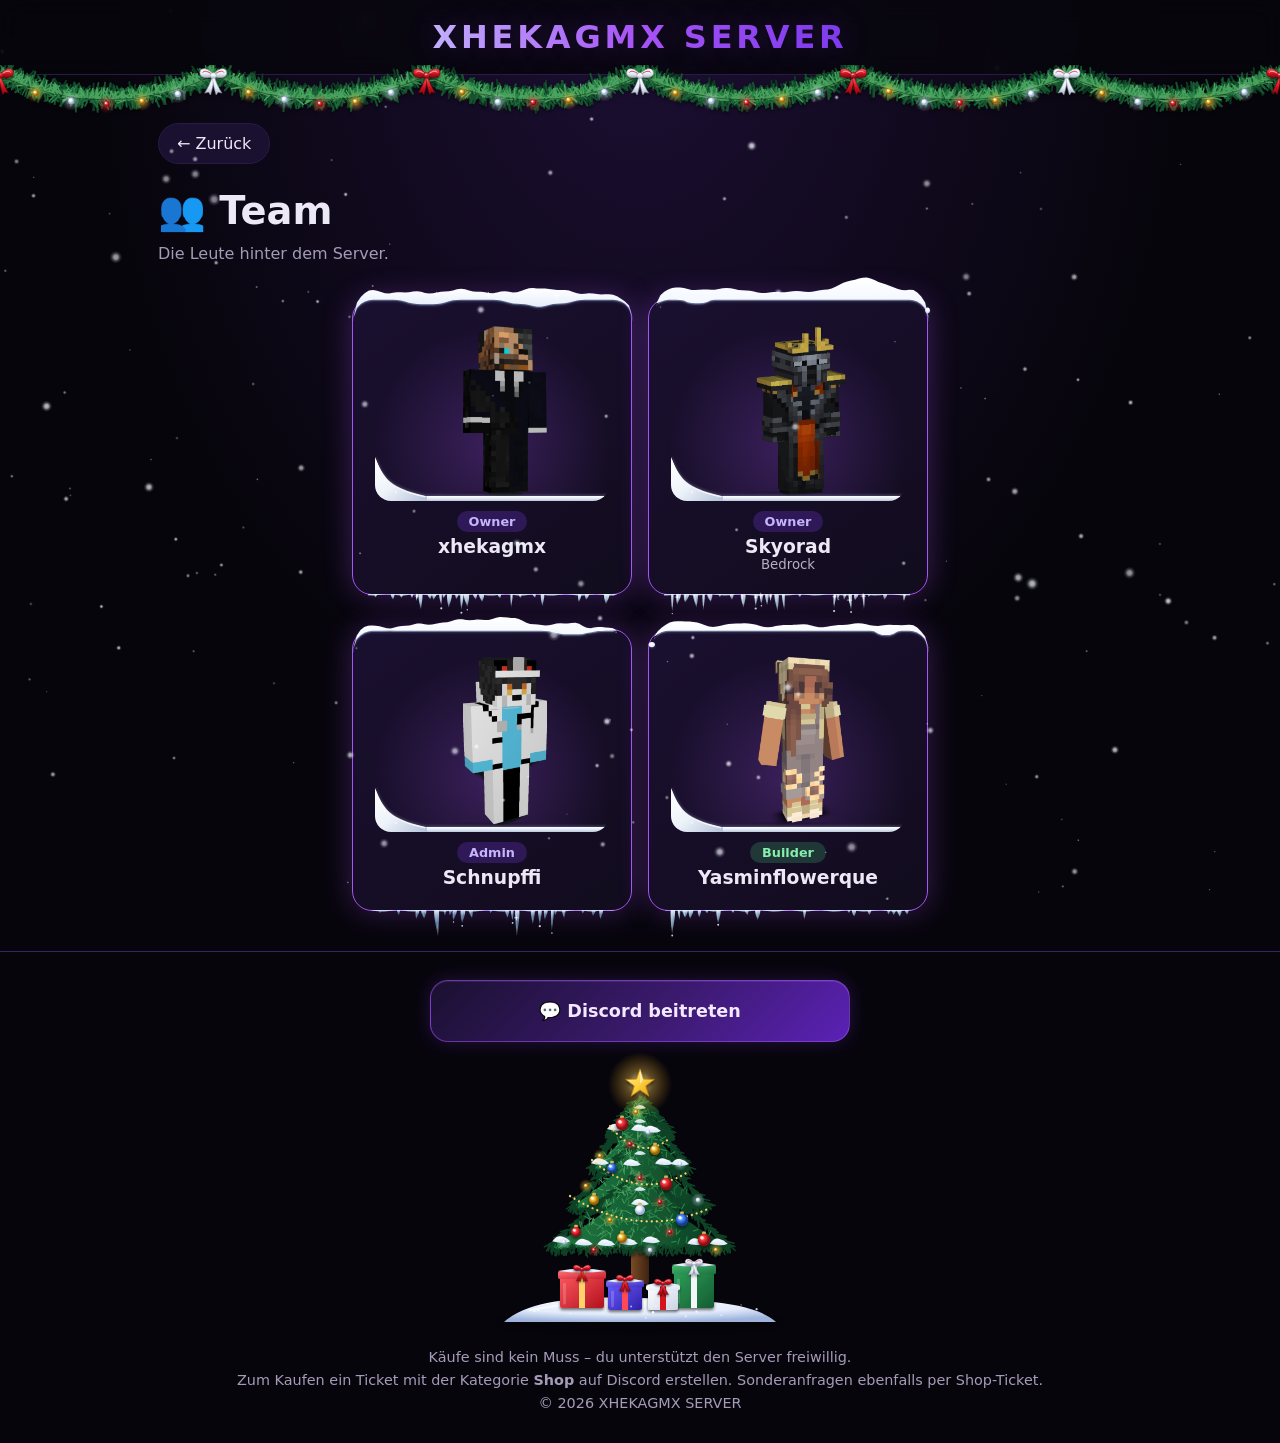
<file: team.html>
<!DOCTYPE html><html lang="de"><head><meta charset="utf-8"><meta name="viewport" content="width=device-width,initial-scale=1,viewport-fit=cover"><meta name="theme-color" content="#07050c"><meta name="color-scheme" content="dark"><title>Team – XHEKAGMX SERVER</title><link rel="stylesheet" href="style.css?v=15"></head><body><header><a href="index.html" class="logo">XHEKAGMX SERVER</a></header><main><a class="back" href="index.html">← Zurück</a><h1>👥 Team</h1><p class="sub">Die Leute hinter dem Server.</p><div class="team"><div class="tm owner-c" role="button" tabindex="0"><div class="skinwrap"><img src="skin.png?v=2" alt="Skin von xhekagmx"></div><span class="role">Owner</span><h3>xhekagmx</h3></div><div class="tm owner-c" role="button" tabindex="0"><div class="skinwrap"><img src="skin-skyorad.png?v=1" alt="Skin von Skyorad"></div><span class="role">Owner</span><h3>Skyorad</h3><small style="display:block;opacity:.75">Bedrock</small></div><div class="tm owner-c" role="button" tabindex="0"><div class="skinwrap"><img src="skin-schnupffi.png?v=2" alt="Skin von Schnupffi"></div><span class="role">Admin</span><h3>Schnupffi</h3></div><div class="tm owner-c" role="button" tabindex="0"><div class="skinwrap"><img src="skin-yasminflowerque.png?v=1" alt="Skin von Yasminflowerque"></div><span class="role" style="background:rgba(74,222,128,.2);color:#86efac">Builder</span><h3>Yasminflowerque</h3></div></div></main><footer><div class="dc-slot"></div>Käufe sind kein Muss – du unterstützt den Server freiwillig.<br>Zum Kaufen ein Ticket mit der Kategorie <b>Shop</b> auf Discord erstellen. Sonderanfragen ebenfalls per Shop-Ticket.<br>© 2026 XHEKAGMX SERVER</footer><div id="tm-modal" class="tm-modal" hidden><div class="tm-dialog" role="dialog" aria-modal="true" aria-labelledby="tm-title"><button type="button" class="tm-x" id="tm-x" aria-label="Schliessen"><svg viewBox="0 0 24 24" aria-hidden="true"><path fill="currentColor" d="M6.2 5.2 12 11l5.8-5.8 1 1L13 12l5.8 5.8-1 1L12 13l-5.8 5.8-1-1L11 12 5.2 6.2z"/></svg></button><h2 id="tm-title"></h2><div class="skinwrap"><img id="tm-img" alt=""></div><p id="tm-text"></p></div></div><script src="config.js?v=6"></script><script src="app.js?v=9"></script><script src="winter.js?v=10"></script><script src="team.js?v=1"></script></body></html>
</file>
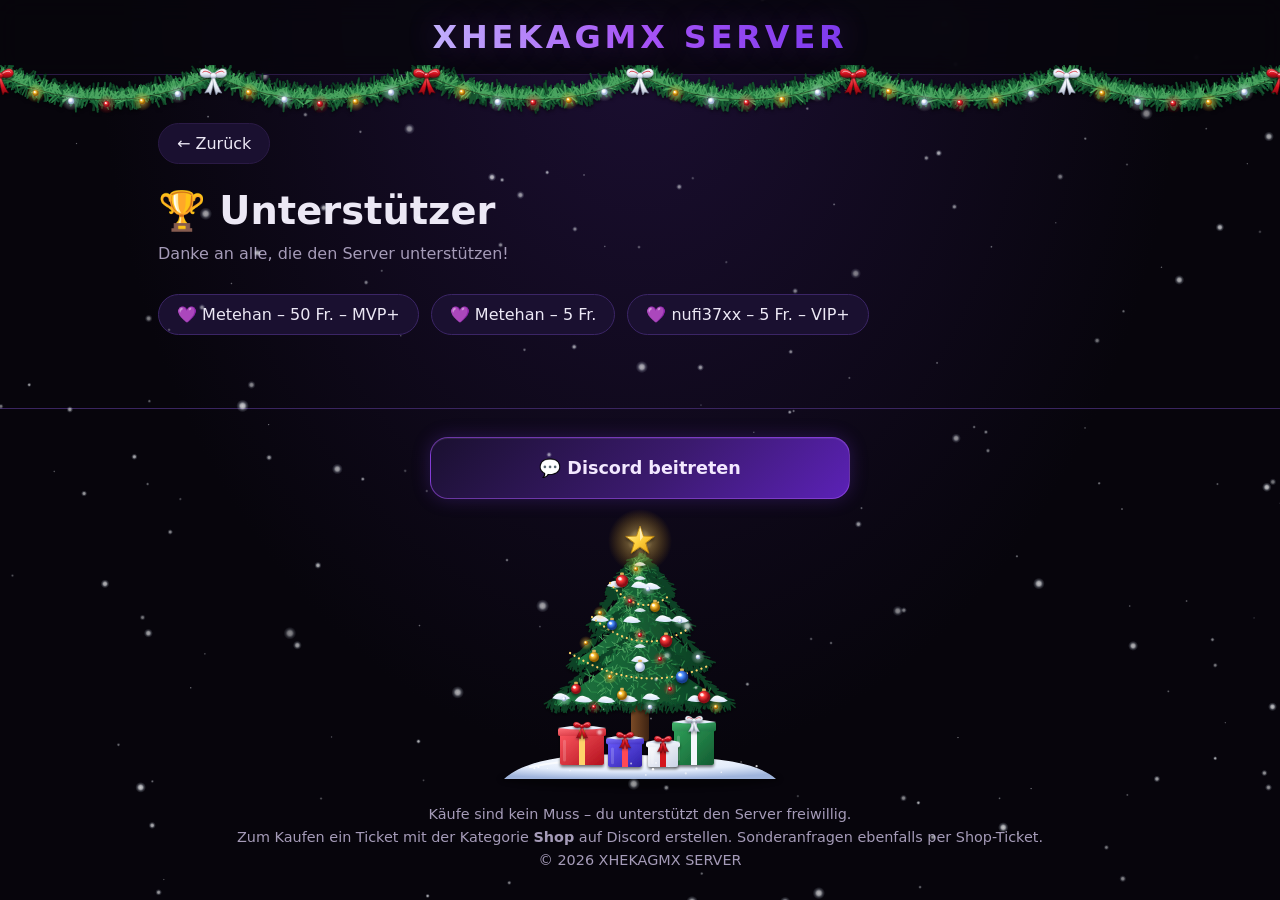
<file: unterstuetzer.html>
<!DOCTYPE html><html lang="de"><head><meta charset="utf-8"><meta name="viewport" content="width=device-width,initial-scale=1,viewport-fit=cover"><meta name="theme-color" content="#07050c"><meta name="color-scheme" content="dark"><title>Unterstützer – XHEKAGMX SERVER</title><link rel="stylesheet" href="style.css?v=13"></head><body><header><a href="index.html" class="logo">XHEKAGMX SERVER</a></header><main><a class="back" href="index.html">← Zurück</a><h1>🏆 Unterstützer</h1><p class="sub">Danke an alle, die den Server unterstützen!</p><div id="supporters" class="supwall"></div></main><footer><div class="dc-slot"></div>Käufe sind kein Muss – du unterstützt den Server freiwillig.<br>Zum Kaufen ein Ticket mit der Kategorie <b>Shop</b> auf Discord erstellen. Sonderanfragen ebenfalls per Shop-Ticket.<br>© 2026 XHEKAGMX SERVER</footer><script src="config.js?v=9"></script><script src="app.js?v=9"></script><script src="winter.js?v=10"></script></body></html>
</file>
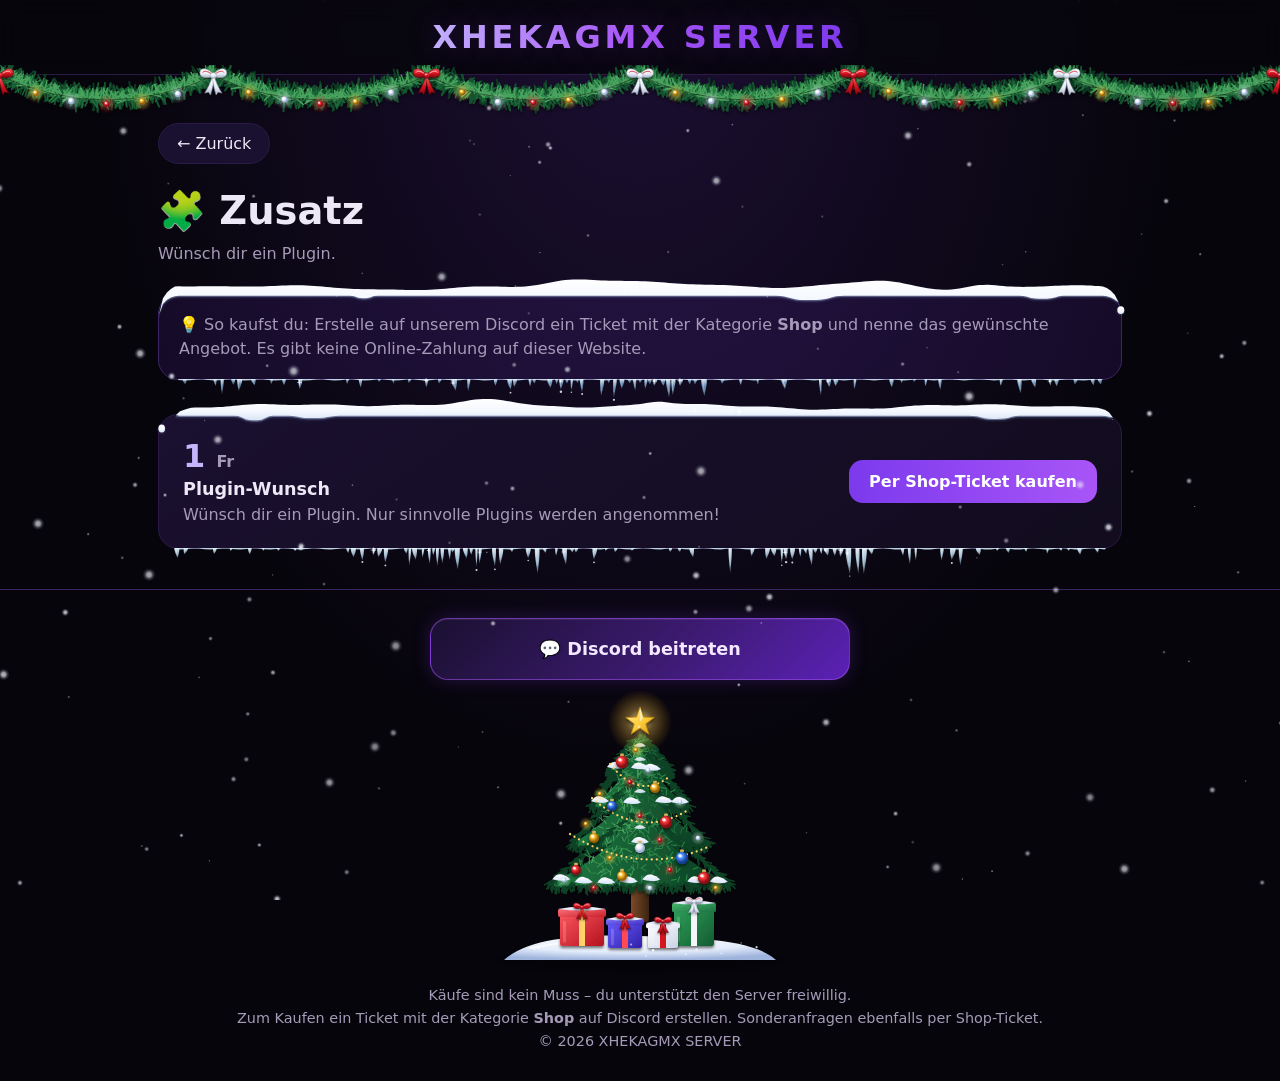
<file: zusatz.html>
<!DOCTYPE html><html lang="de"><head><meta charset="utf-8"><meta name="viewport" content="width=device-width,initial-scale=1,viewport-fit=cover"><meta name="theme-color" content="#07050c"><meta name="color-scheme" content="dark"><title>Zusatz – XHEKAGMX SERVER</title><link rel="stylesheet" href="style.css?v=13"></head><body><header><a href="index.html" class="logo">XHEKAGMX SERVER</a></header><main><a class="back" href="index.html">← Zurück</a><h1>🧩 Zusatz</h1><p class="sub">Wünsch dir ein Plugin.</p><div class="note">💡 So kaufst du: Erstelle auf unserem Discord ein Ticket mit der Kategorie <b>Shop</b> und nenne das gewünschte Angebot. Es gibt keine Online-Zahlung auf dieser Website.</div><div class="list"><div class="offer"><div class="info"><div class="price">1 <small>Fr</small></div><h3>Plugin-Wunsch</h3><p>Wünsch dir ein Plugin. Nur sinnvolle Plugins werden angenommen!</p></div><a class="btn" href="#" onclick="alert('Erstelle auf Discord ein Ticket mit der Kategorie Shop und nenne: Plugin-Wunsch');return false">Per Shop-Ticket kaufen</a></div></div></main><footer><div class="dc-slot"></div>Käufe sind kein Muss – du unterstützt den Server freiwillig.<br>Zum Kaufen ein Ticket mit der Kategorie <b>Shop</b> auf Discord erstellen. Sonderanfragen ebenfalls per Shop-Ticket.<br>© 2026 XHEKAGMX SERVER</footer><script src="config.js?v=6"></script><script src="app.js?v=9"></script><script src="winter.js?v=10"></script></body></html>
</file>
<file: style.css>
*{box-sizing:border-box;margin:0;padding:0}
html{background:#07050c;color-scheme:dark;overscroll-behavior:none}
:root{--bg:#07050c;--card:#120c1e;--card2:#1a1030;--p:#7c3aed;--p2:#a855f7;--t:#ece8f5;--m:#a59bb8;--r:20px}
body{font-family:system-ui,-apple-system,"Segoe UI",Roboto,sans-serif;background:radial-gradient(ellipse at top,#1c0f33 0%,var(--bg) 60%) fixed;color:var(--t);min-height:100vh;display:flex;flex-direction:column}
header{position:sticky;top:0;z-index:10;background:rgba(7,5,12,.8);backdrop-filter:blur(12px);border-bottom:1px solid #2a1a45;padding:18px 16px;text-align:center}
header a{color:inherit;text-decoration:none}
.logo{font-weight:800;letter-spacing:.12em;font-size:clamp(1.3rem,4vw,2rem);background:linear-gradient(90deg,#c4b5fd,#a855f7,#7c3aed);-webkit-background-clip:text;background-clip:text;color:transparent;text-shadow:0 0 30px rgba(168,85,247,.25)}
main{flex:1;width:100%;max-width:1000px;margin:0 auto;padding:32px 18px}
h1{font-size:clamp(1.6rem,5vw,2.4rem);margin-bottom:8px}
.sub{color:var(--m);margin-bottom:28px;line-height:1.5}
.grid{display:grid;grid-template-columns:repeat(auto-fill,minmax(260px,1fr));gap:18px}
.cat{display:block;text-decoration:none;color:var(--t);background:linear-gradient(145deg,var(--card2),var(--card));border:1px solid #2a1a45;border-radius:var(--r);padding:26px;transition:.25s}
.cat:hover,.cat:active{transform:translateY(-4px);border-color:var(--p2);box-shadow:0 10px 40px rgba(124,58,237,.35)}
.cat .ic{font-size:2rem;width:58px;height:58px;display:grid;place-items:center;border-radius:16px;background:rgba(124,58,237,.18);margin-bottom:14px}
.cat h2{font-size:1.3rem;margin-bottom:6px}.cat p{color:var(--m);font-size:.95rem;line-height:1.45}
.cat.hl{background:linear-gradient(145deg,#3b1d6e,#1a1030);border-color:var(--p2)}
.back{display:inline-flex;gap:8px;align-items:center;color:var(--t);text-decoration:none;background:var(--card2);border:1px solid #2a1a45;padding:10px 18px;border-radius:999px;margin-bottom:24px;transition:.2s}
.back:hover{border-color:var(--p2);box-shadow:0 0 20px rgba(168,85,247,.3)}
.list{display:flex;flex-direction:column;gap:16px}
.offer{background:linear-gradient(145deg,var(--card2),var(--card));border:1px solid #2a1a45;border-radius:var(--r);padding:22px 24px;display:flex;flex-wrap:wrap;align-items:center;gap:16px;transition:.25s}
.offer:hover{border-color:var(--p2);box-shadow:0 6px 30px rgba(124,58,237,.3)}
.offer .info{flex:1;min-width:200px}
.price{font-size:2rem;font-weight:800;color:#c4b5fd}.price small{font-size:1rem;color:var(--m);font-weight:600}
.offer h3{font-size:1.1rem;margin:4px 0}.offer p{color:var(--m);line-height:1.45}
.btn{background:linear-gradient(90deg,var(--p),var(--p2));color:#fff;text-decoration:none;padding:12px 20px;border-radius:14px;font-weight:700;white-space:nowrap;transition:.2s}
.btn:hover{filter:brightness(1.15);box-shadow:0 0 20px rgba(168,85,247,.5)}
.note{background:rgba(124,58,237,.12);border:1px solid #3b2566;border-radius:var(--r);padding:18px 20px;color:var(--m);line-height:1.5;margin-bottom:24px}
footer{text-align:center;color:var(--m);font-size:.9rem;padding:28px 18px;border-top:1px solid #2a1a45;line-height:1.6}
@media(max-width:600px){main{padding:22px 14px}.offer{padding:18px}.btn{width:100%;text-align:center}.price{font-size:1.7rem}}

.hosted{text-align:center;color:#b31010;font-weight:800;letter-spacing:.1em;font-size:clamp(1.1rem,4vw,1.8rem);text-shadow:0 0 18px rgba(200,20,20,.55);margin:6px 0 26px}
.rt{color:#c21818!important;font-size:1.2rem!important;text-shadow:0 0 12px rgba(200,20,20,.35)}
.rblock{border-left:4px solid #8b0000}
.rblock.rold{opacity:.55}
.rblock.rold .rt,.rblock.rold p{text-decoration:line-through}
.cat.rule{border-color:#5a1010;background:linear-gradient(145deg,#2a0d14,#120c1e)}.cat.rule .ic{background:rgba(139,0,0,.25)}
.cat.rule:hover{border-color:#b31010;box-shadow:0 10px 40px rgba(139,0,0,.4)}
.owner{display:flex;align-items:center;justify-content:center;gap:28px;background:linear-gradient(145deg,#2a0a0a,#120c1e);border:1px solid #8b0000;border-radius:var(--r);padding:22px 28px;margin-bottom:18px;box-shadow:0 0 30px rgba(139,0,0,.25)}
.owner img{height:170px;width:auto;image-rendering:pixelated;filter:drop-shadow(0 6px 18px rgba(0,0,0,.6))}
.ownertxt{color:#c21818;font-weight:800;letter-spacing:.1em;font-size:clamp(1.15rem,4vw,2rem);text-shadow:0 0 18px rgba(200,20,20,.55);line-height:1.25}
@media(max-width:600px){.owner{gap:16px;padding:18px}.owner img{height:130px}}

.ranks{display:grid;grid-template-columns:repeat(auto-fit,minmax(220px,1fr));gap:18px;align-items:start}
.rank{--a:#a855f7;position:relative;display:flex;flex-direction:column;gap:10px;background:linear-gradient(160deg,color-mix(in srgb,var(--a) 14%,#120c1e),#0f0a18);border:1px solid color-mix(in srgb,var(--a) 45%,transparent);border-top:4px solid var(--a);border-radius:var(--r);padding:22px;transition:.25s}
.rank:hover{transform:translateY(-4px);box-shadow:0 10px 40px color-mix(in srgb,var(--a) 35%,transparent)}
.r-vip{--a:#e08a3c}.r-vipp{--a:#5fd4e8}.r-mvp{--a:#f2c230}.r-mvpp{--a:#b56cff;box-shadow:0 0 30px rgba(181,108,255,.35)}
.rank .tag{align-self:flex-start;font-weight:800;font-family:ui-monospace,monospace;color:var(--a);background:color-mix(in srgb,var(--a) 15%,transparent);border-radius:10px;padding:4px 10px;font-size:1.15rem}
.r-mvpp .tag{text-shadow:0 0 10px var(--a)}
.rank .price{color:var(--a)}
.pop{position:absolute;top:-12px;right:16px;background:linear-gradient(90deg,#f2c230,#e08a3c);color:#1a1030;font-weight:800;font-size:.8rem;padding:5px 12px;border-radius:999px}
.incl{color:var(--t);font-weight:700;font-size:.9rem}
.perks{list-style:none;display:flex;flex-direction:column;gap:7px;flex:1}
.perks li{padding-left:26px;position:relative;color:var(--m);line-height:1.4;font-size:.93rem}
.perks li:before{content:"✓";position:absolute;left:0;top:0;width:18px;height:18px;border-radius:6px;background:color-mix(in srgb,var(--a) 25%,transparent);color:var(--a);font-size:.75rem;display:grid;place-items:center;font-weight:800}
.rank .btn{text-align:center;margin-top:6px}
.cmp-h{margin:36px 0 14px}
.cmp-wrap{overflow-x:auto;border-radius:var(--r);border:1px solid #2a1a45;-webkit-overflow-scrolling:touch}
.cmp{width:100%;min-width:520px;border-collapse:collapse;background:var(--card)}
.cmp th,.cmp td{padding:11px 14px;text-align:center;border-bottom:1px solid #22163a;font-size:.92rem}
.cmp tbody th{text-align:left;color:var(--m);font-weight:600;position:sticky;left:0;background:var(--card)}
.cmp td{color:var(--t)}.cmp thead th{background:var(--card2);font-weight:800}
.c-vip{color:#e08a3c}.c-vipp{color:#5fd4e8}.c-mvp{color:#f2c230}.c-mvpp{color:#b56cff}
.ranks{align-items:stretch}
.rank .btn{white-space:normal;padding:12px 10px}
@media(min-width:700px) and (max-width:1100px){.ranks{grid-template-columns:repeat(2,1fr)}}
.rank.r-mem{--a:#4ade80!important}.cmp .c-mem,.c-mem{color:#86efac!important}
@media(min-width:1101px){main:has(.ranks){max-width:1200px}.ranks{grid-template-columns:repeat(5,1fr);gap:14px}.ranks .rank{padding:18px}}
.cmp th,.cmp td{white-space:nowrap}
.cd-box{background:linear-gradient(145deg,#2a1450,#120c1e);border:1px solid #4c2a85;border-radius:var(--r);padding:22px;text-align:center;margin:18px 0;box-shadow:0 0 40px rgba(124,58,237,.25)}
.cd-title{font-weight:800;font-size:1.3rem;margin-bottom:14px;color:#e9d5ff}
.cd-tiles{display:grid;grid-template-columns:repeat(4,1fr);gap:10px;max-width:520px;margin:0 auto}
.cd-tiles div{background:rgba(7,5,12,.6);border:1px solid #3b2566;border-radius:16px;padding:14px 4px}
.cd-tiles b{display:block;font-size:clamp(1.6rem,7vw,2.6rem);font-variant-numeric:tabular-nums;color:#c4b5fd}
.cd-tiles span{color:var(--m);font-size:.85rem}
.ipbox{background:var(--card);border:1px solid #2a1a45;border-radius:var(--r);padding:18px 20px;margin-bottom:18px;text-align:center}
.iplbl{color:var(--m);font-size:.85rem;margin-bottom:6px}.ipsoon{font-weight:700}
.iprow{display:flex;gap:10px;justify-content:center;align-items:center;flex-wrap:wrap}
.iprow code{font-size:1.2rem;background:#07050c;padding:10px 16px;border-radius:12px}
.iprow .btn{border:0;cursor:pointer;font-size:1rem}
.ip-lock{filter:blur(8px);-webkit-filter:blur(8px);user-select:none;-webkit-user-select:none;-moz-user-select:none;-ms-user-select:none;-webkit-touch-callout:none;pointer-events:none}
.ip-lock::selection{background:transparent;color:transparent}
b.ip-text.ip-lock{display:inline-block}
.iphint{color:var(--m);font-size:.85rem;font-weight:700;margin:8px 0 2px}
.iprow .btn:disabled,.iprow .btn:disabled:hover{cursor:not-allowed;opacity:.6;filter:none;box-shadow:none;white-space:normal;text-align:center;line-height:1.3}
.status{text-align:center;margin:-6px 0 22px;color:var(--m)}
.dot{display:inline-block;width:10px;height:10px;border-radius:50%;background:#ef4444;margin-right:6px}.dot.on{background:#22c55e;box-shadow:0 0 10px #22c55e}
.dc-slot{margin:0 auto 18px;max-width:420px}
.dcbtn{display:block;background:linear-gradient(135deg,#1a1030,#3b1a6e 55%,#5b21b6);border:1px solid rgba(168,85,247,.55);box-shadow:inset 0 1px 0 rgba(255,255,255,.08),0 0 18px rgba(124,58,237,.25);color:#f3e8ff;text-decoration:none;font-weight:800;font-size:1.1rem;padding:16px;border-radius:18px;transition:.2s}
.dcbtn:hover{box-shadow:0 0 30px rgba(168,85,247,.55);border-color:#c084fc;transform:translateY(-2px)}
.dcbtn.off{opacity:.45;cursor:not-allowed;font-size:.95rem}.dcbtn.off:hover{box-shadow:none;transform:none}
.team{display:grid;grid-template-columns:repeat(auto-fill,minmax(200px,1fr));gap:16px}
.tm{background:linear-gradient(145deg,var(--card2),var(--card));border:1px solid #2a1a45;border-radius:var(--r);padding:22px;text-align:center}
.tm img{width:96px;height:96px;object-fit:contain;image-rendering:pixelated;border-radius:16px;background:#07050c}
.tm .role{display:inline-block;margin:10px 0 4px;background:rgba(124,58,237,.25);color:#c4b5fd;border-radius:999px;padding:3px 12px;font-size:.8rem;font-weight:700}
.owner-c{border-color:var(--p2);box-shadow:0 0 30px rgba(168,85,247,.3)}
.ph{opacity:.55;border-style:dashed}.phav{width:96px;height:96px;margin:0 auto;border-radius:16px;background:#07050c;display:grid;place-items:center;font-size:2.4rem;color:var(--m)}
.faq{background:linear-gradient(145deg,var(--card2),var(--card));border:1px solid #2a1a45;border-radius:var(--r);overflow:hidden}
.faq-q{width:100%;background:none;border:0;color:var(--t);font:inherit;font-weight:700;text-align:left;padding:18px 20px;display:flex;justify-content:space-between;gap:12px;cursor:pointer}
.faq-q span{color:var(--p2);font-size:1.3rem;transition:.2s}.faq.open .faq-q span{transform:rotate(45deg)}
.faq-a{display:none;padding:0 20px 18px;color:var(--m);line-height:1.5}.faq.open .faq-a{display:block}
.faq-a a,.step a{color:#c4b5fd}
.step{flex-wrap:nowrap}.num{flex:none;width:44px;height:44px;border-radius:14px;background:linear-gradient(135deg,var(--p),var(--p2));display:grid;place-items:center;font-weight:800;font-size:1.2rem}
.supwall{display:flex;flex-wrap:wrap;gap:12px}.sup{background:var(--card2);border:1px solid #3b2566;border-radius:999px;padding:10px 18px}
.empty{width:100%;text-align:center;padding:40px 20px;border:1px dashed #3b2566;border-radius:var(--r);color:var(--m)}
.team{grid-template-columns:repeat(2,minmax(0,280px));justify-content:center}
.skinwrap{height:180px;display:flex;align-items:flex-end;justify-content:center;background:radial-gradient(circle at 50% 70%,rgba(168,85,247,.25),transparent 70%);border-radius:16px}
.skinwrap img{height:170px;width:auto;background:none;border-radius:0;image-rendering:auto}
@media(max-width:420px){.team{gap:10px}.tm{padding:14px}.skinwrap{height:140px}.skinwrap img{height:130px}}
/* ===== Winter theme ===== */
#wx-snow{position:fixed;inset:0;width:100vw;height:100vh;pointer-events:none;z-index:5}
.wx-box{position:relative}
.faq{overflow:visible}
.wx-wrap{position:relative}
.wx-cap,.wx-ice{position:absolute;pointer-events:none;display:block;z-index:2}
.wx-cap{left:-1px;right:-1px;top:-5px;height:13px;border-radius:var(--r) var(--r) 0 0;background:linear-gradient(#fff,#e9f1ff);filter:drop-shadow(0 1px 1.5px rgba(160,190,255,.35));
-webkit-mask:url("data:image/svg+xml,%3Csvg xmlns='http://www.w3.org/2000/svg' width='90' height='13' viewBox='0 0 90 13'%3E%3Cpath d='M0 0H90V7C84 7 82 11 76 11S67 6 60 6 52 12 44 12 36 7 30 7 22 10 16 10 6 6 0 7Z'/%3E%3C/svg%3E") repeat-x 0 0/90px 13px;
mask:url("data:image/svg+xml,%3Csvg xmlns='http://www.w3.org/2000/svg' width='90' height='13' viewBox='0 0 90 13'%3E%3Cpath d='M0 0H90V7C84 7 82 11 76 11S67 6 60 6 52 12 44 12 36 7 30 7 22 10 16 10 6 6 0 7Z'/%3E%3C/svg%3E") repeat-x 0 0/90px 13px}
.wx-ice{left:16px;right:16px;bottom:-13px;height:14px;opacity:.9;
background:url("data:image/svg+xml,%3Csvg xmlns='http://www.w3.org/2000/svg' width='72' height='14' viewBox='0 0 72 14'%3E%3Cdefs%3E%3ClinearGradient id='g' x1='0' y1='0' x2='0' y2='1'%3E%3Cstop offset='0' stop-color='%23e6f6ff' stop-opacity='.95'/%3E%3Cstop offset='1' stop-color='%237cc8ff' stop-opacity='.35'/%3E%3C/linearGradient%3E%3C/defs%3E%3Cg fill='url(%23g)'%3E%3Cpath d='M2 0h7l-3.5 9z'/%3E%3Cpath d='M13 0h9l-4.5 13z'/%3E%3Cpath d='M27 0h6l-3 6z'/%3E%3Cpath d='M38 0h8l-4 11z'/%3E%3Cpath d='M51 0h6l-3 7z'/%3E%3Cpath d='M61 0h8l-4 12z'/%3E%3C/g%3E%3Cg stroke='%23fff' stroke-opacity='.8' stroke-width='.8' stroke-linecap='round'%3E%3Cpath d='M15.5 1.5l1.5 6'/%3E%3Cpath d='M40 1.5l1.3 5'/%3E%3Cpath d='M63.5 1.5l1.3 5.5'/%3E%3C/g%3E%3C/svg%3E") repeat-x 0 0/72px 14px;filter:drop-shadow(0 0 2px rgba(140,200,255,.35))}
.grid,.ranks,.list,.team{row-gap:30px}
.cat,.offer,.rank,.tm,.cd-box,.ipbox,.note,.owner,.wx-wrap,.faq,.empty{margin-top:4px}
.ipbox,.owner,.cd-box{margin-bottom:28px}.note{margin-bottom:30px}
.pop{z-index:3}
/* ===== Christmas ===== */
header{overflow:visible}
.xg{position:absolute;left:0;right:0;top:calc(100% - 9px);height:52px;pointer-events:none;z-index:1;overflow:hidden}
.xg svg{display:block}
header .logo{position:relative;z-index:2}
main{padding-top:48px}
.xtw{animation:xtw 4s ease-in-out infinite}
.xstar{animation:xtw 3.2s ease-in-out infinite;transform-origin:150px 24px}
@keyframes xtw{0%,100%{opacity:.95}50%{opacity:.35}}
.xtree{width:min(300px,78vw);margin:6px auto 16px;pointer-events:none}
.xtree svg{display:block;width:100%;height:auto;overflow:visible}
@media(prefers-reduced-motion:reduce){.xtw,.xstar{animation:none}}

/* snow drift inside skin boxes */
.skinwrap,.snowbox{position:relative;overflow:hidden;isolation:isolate}
.snowbox{display:inline-flex;align-items:flex-end;border-radius:14px;padding:0 10px}
.skinwrap img,.snowbox img{position:relative;z-index:1}
.skinwrap::after,.snowbox::after{content:"";position:absolute;left:0;right:0;bottom:0;height:22px;z-index:2;pointer-events:none;background:radial-gradient(1.6px 1.6px at 18% 62%,#fff,transparent),radial-gradient(1.3px 1.3px at 47% 75%,#fff,transparent),radial-gradient(1.8px 1.8px at 73% 58%,#fff,transparent),radial-gradient(1.2px 1.2px at 88% 80%,#fff,transparent),url("data:image/svg+xml,%3Csvg xmlns='http://www.w3.org/2000/svg' viewBox='0 0 400 60' preserveAspectRatio='none'%3E%3Cdefs%3E%3ClinearGradient id='g' x1='0' y1='0' x2='0' y2='1'%3E%3Cstop offset='0' stop-color='%23ffffff'/%3E%3Cstop offset='.45' stop-color='%23eef3fa'/%3E%3Cstop offset='1' stop-color='%23b9c7dc'/%3E%3C/linearGradient%3E%3ClinearGradient id='h' x1='0' y1='0' x2='0' y2='1'%3E%3Cstop offset='0' stop-color='%23fff' stop-opacity='.95'/%3E%3Cstop offset='1' stop-color='%23fff' stop-opacity='0'/%3E%3C/linearGradient%3E%3C/defs%3E%3Cpath d='M0 22 C30 14 55 18 85 13 C120 7 150 16 185 12 C220 8 245 4 280 11 C315 17 345 9 375 14 C390 16 396 15 400 16 L400 60 L0 60Z' fill='%239fb0c9' opacity='.55' transform='translate(0 -5)'/%3E%3Cpath d='M0 24 C35 17 60 22 95 16 C130 10 160 20 195 15 C230 10 255 8 290 14 C320 19 350 12 400 18 L400 60 L0 60Z' fill='url(%23g)'/%3E%3Cpath d='M0 25 C35 18 60 23 95 17 C130 11 160 21 195 16 C230 11 255 9 290 15 C320 20 350 13 400 19 L400 25 C350 19 320 26 290 21 C255 15 230 17 195 22 C160 27 130 17 95 23 C60 29 35 24 0 31Z' fill='url(%23h)'/%3E%3C/svg%3E") bottom/100% 100% no-repeat;filter:drop-shadow(0 -1px 2px rgba(200,220,255,.35))}
.skinwrap::before,.snowbox::before{content:"";position:absolute;left:8%;right:8%;bottom:14px;height:10px;z-index:0;background:radial-gradient(ellipse at center,rgba(0,0,0,.35),transparent 70%)}
.snowbox img{margin-bottom:-6px}.skinwrap img{margin-bottom:-6px}
.snowbox{padding:8px 18px 0;background:radial-gradient(circle at 50% 70%,rgba(200,40,40,.18),transparent 72%)}.snowbox::after{height:20px}

/* v9: realistic corner drift + thin floor strip */
.skinwrap::after,.snowbox::after{height:46px;filter:drop-shadow(0 -1px 1.5px rgba(200,220,255,.3));background:radial-gradient(1.4px 1.4px at 9% 80%,#fff,transparent),radial-gradient(1.1px 1.1px at 4% 55%,#fff,transparent),url("data:image/svg+xml,%3Csvg xmlns='http://www.w3.org/2000/svg' viewBox='0 0 60 50' preserveAspectRatio='none'%3E%3Cdefs%3E%3ClinearGradient id='g' x1='0' y1='0' x2='1' y2='1'%3E%3Cstop offset='0' stop-color='%23fff'/%3E%3Cstop offset='.5' stop-color='%23eef3fa'/%3E%3Cstop offset='1' stop-color='%23b4c3da'/%3E%3C/linearGradient%3E%3C/defs%3E%3Cpath d='M0 0 C3 8 6 16 12 24 C20 34 34 40 60 45 L60 50 L0 50Z' fill='url(%23g)'/%3E%3Cpath d='M0 2 C3 10 7 18 13 25 C21 34 34 40 58 45' fill='none' stroke='%23fff' stroke-width='1.6' stroke-opacity='.9'/%3E%3C/svg%3E") left bottom/52px 44px no-repeat,linear-gradient(#fff,#dfe7f3 55%,#b9c7dc) left bottom/100% 5px no-repeat}
.skinwrap::before,.snowbox::before{bottom:3px;height:8px;left:25%;right:25%;background:radial-gradient(ellipse at center,rgba(0,0,0,.3),transparent 70%)}
.skinwrap img,.snowbox img{margin-bottom:5px}
.skinwrap{padding-left:46px;padding-right:20px}
.snowbox{padding:8px 18px 0 54px}

/* v10: procedural caps/icicles from winter.js */
.wx-cap,.wx-ice{background:none!important;-webkit-mask:none!important;mask:none!important;filter:none!important;opacity:1!important;border-radius:0!important;overflow:visible}
.wx-cap{left:0!important;right:0!important;top:-14px!important;height:auto!important;filter:drop-shadow(0 1px 1px rgba(150,180,230,.25))!important}
.wx-ice{left:0!important;right:0!important;bottom:-30px!important;top:auto!important;height:30px!important;z-index:1}
.wx-cap svg,.wx-ice svg{display:block;overflow:visible}

.ed-h{margin:26px 0 14px;font-size:1.25rem}
main{padding-bottom:40px}footer{border-top-color:#3a2560}

/* Sale on ranks */
.sale-banner{margin:0 0 22px;padding:18px 20px;text-align:center;border-radius:var(--r);background:linear-gradient(135deg,#2a1450,#7c3aed 46%,#a855f7);border:1px solid #c4b5fd;box-shadow:0 0 32px rgba(124,58,237,.35)}
.sale-banner strong{display:block;font-size:1.35rem;letter-spacing:.14em;text-transform:uppercase}
.sale-banner p{color:#f3e8ff;margin-top:6px;line-height:1.45}
.rank .price{display:flex;flex-wrap:wrap;align-items:baseline;gap:6px 8px;line-height:1.05}
.rank .price .was{font-size:.95rem;font-weight:700;color:var(--m);text-decoration:line-through;text-decoration-thickness:2px}
.rank .price .now{font-size:2rem;font-weight:800;color:var(--a)}
.rank .price .off,.cmp .off{display:inline-block;background:#07050c;color:#e9d5ff;border:1px solid #a855f7;border-radius:999px;padding:2px 8px;font-size:.72rem;font-weight:800;letter-spacing:.03em;line-height:1.4;text-decoration:none}
.rank .price small{font-size:1rem;color:var(--m);font-weight:600}

/* Pinnwand */
.pin-form{display:flex;gap:12px;align-items:flex-end;background:linear-gradient(145deg,var(--card2),var(--card));border:1px solid #3b2566;border-radius:var(--r);padding:16px}
.pin-field{flex:1;min-width:0}
.pin-field label{display:block;font-weight:800;margin-bottom:8px}

.tm[role="button"]{cursor:pointer}
.tm[role="button"]:focus-visible{outline:2px solid #a855f7;outline-offset:3px}
.tm-modal{position:fixed;inset:0;z-index:40;display:none;align-items:center;justify-content:center;padding:16px;background:rgba(7,5,12,.78)}
.tm-modal.open{display:flex}
.tm-dialog{position:relative;width:min(420px,100%);max-height:min(92dvh,780px);overflow:auto;text-align:center;background:linear-gradient(165deg,#1a1030,#07050c 72%);border:1px solid #3b2566;border-radius:20px;padding:46px 22px 26px;box-shadow:0 0 40px rgba(124,58,237,.38)}
.tm-dialog h2{margin:0;font-size:clamp(1.35rem,5vw,1.7rem)}
.tm-dialog .skinwrap{height:220px;max-width:260px;margin:14px auto 0;padding-left:16px;padding-right:16px}
.tm-dialog .skinwrap img{height:200px}
.tm-dialog p{color:#a59bb8;line-height:1.55;margin:16px 0 0}
.tm-x{position:absolute;top:10px;right:10px;width:44px;height:44px;display:grid;place-items:center;border:1px solid #3b2566;border-radius:14px;background:#07050c;color:#c4b5fd;cursor:pointer}
.tm-x svg{width:18px;height:18px}
.tm-x:hover,.tm-x:focus-visible{border-color:#a855f7;outline:none}
@media(max-width:420px){.tm-dialog{padding:46px 16px 20px}.tm-dialog .skinwrap{height:180px}.tm-dialog .skinwrap img{height:164px}}
.pin-field textarea{width:100%;min-height:74px;max-height:110px;resize:vertical;background:#07050c;color:var(--t);border:1px solid #3b2566;border-radius:14px;padding:12px 14px;font:inherit;line-height:1.4}
.pin-field textarea:focus{outline:none;border-color:#a855f7;box-shadow:0 0 0 3px rgba(124,58,237,.35)}
.pin-meta{display:flex;justify-content:space-between;gap:10px;margin-top:8px;color:var(--m);font-size:.85rem}
.pin-meta .over{color:#f0abfc;font-weight:700}
.pin-form .btn{border:0;cursor:pointer;display:inline-flex;align-items:center;gap:8px}
.pin-form .btn svg{width:18px;height:18px}
.pin-grid{display:flex;flex-wrap:wrap;gap:14px;justify-content:center;margin-top:22px}
.pin-card{width:260px;max-width:100%;height:168px;box-sizing:border-box;display:flex;flex-direction:column;background:linear-gradient(145deg,var(--card2),var(--card));border:1px solid #3b2566;border-radius:var(--r);padding:14px 14px 10px;overflow:hidden}
.pin-card p{margin:0;flex:1;color:var(--t);line-height:1.35;font-size:.95rem;display:-webkit-box;-webkit-line-clamp:3;-webkit-box-orient:vertical;overflow:hidden;overflow-wrap:anywhere}
.pin-votes{display:flex;gap:8px;margin-top:8px}
.pin-vote{flex:1;display:inline-flex;align-items:center;justify-content:center;gap:6px;background:#07050c;color:#c4b5fd;border:1px solid #3b2566;border-radius:999px;padding:6px 8px;font:inherit;font-weight:800;cursor:pointer}
.pin-vote svg{width:16px;height:16px;fill:#a855f7}
.pin-vote:hover{border-color:#a855f7}
.pin-vote.on{border-color:#a855f7;box-shadow:0 0 12px rgba(168,85,247,.35)}
.pin-vote:disabled{cursor:default;opacity:.85}
.pin-empty{width:100%;text-align:center;color:var(--m);padding:8px 0 4px}
.pin-err{color:#f0abfc;font-weight:700;margin-top:12px}
@media(max-width:560px){.pin-form{flex-direction:column;align-items:stretch}.pin-form .btn{width:100%;justify-content:center}.pin-card{width:100%;max-width:320px}}
</file>
